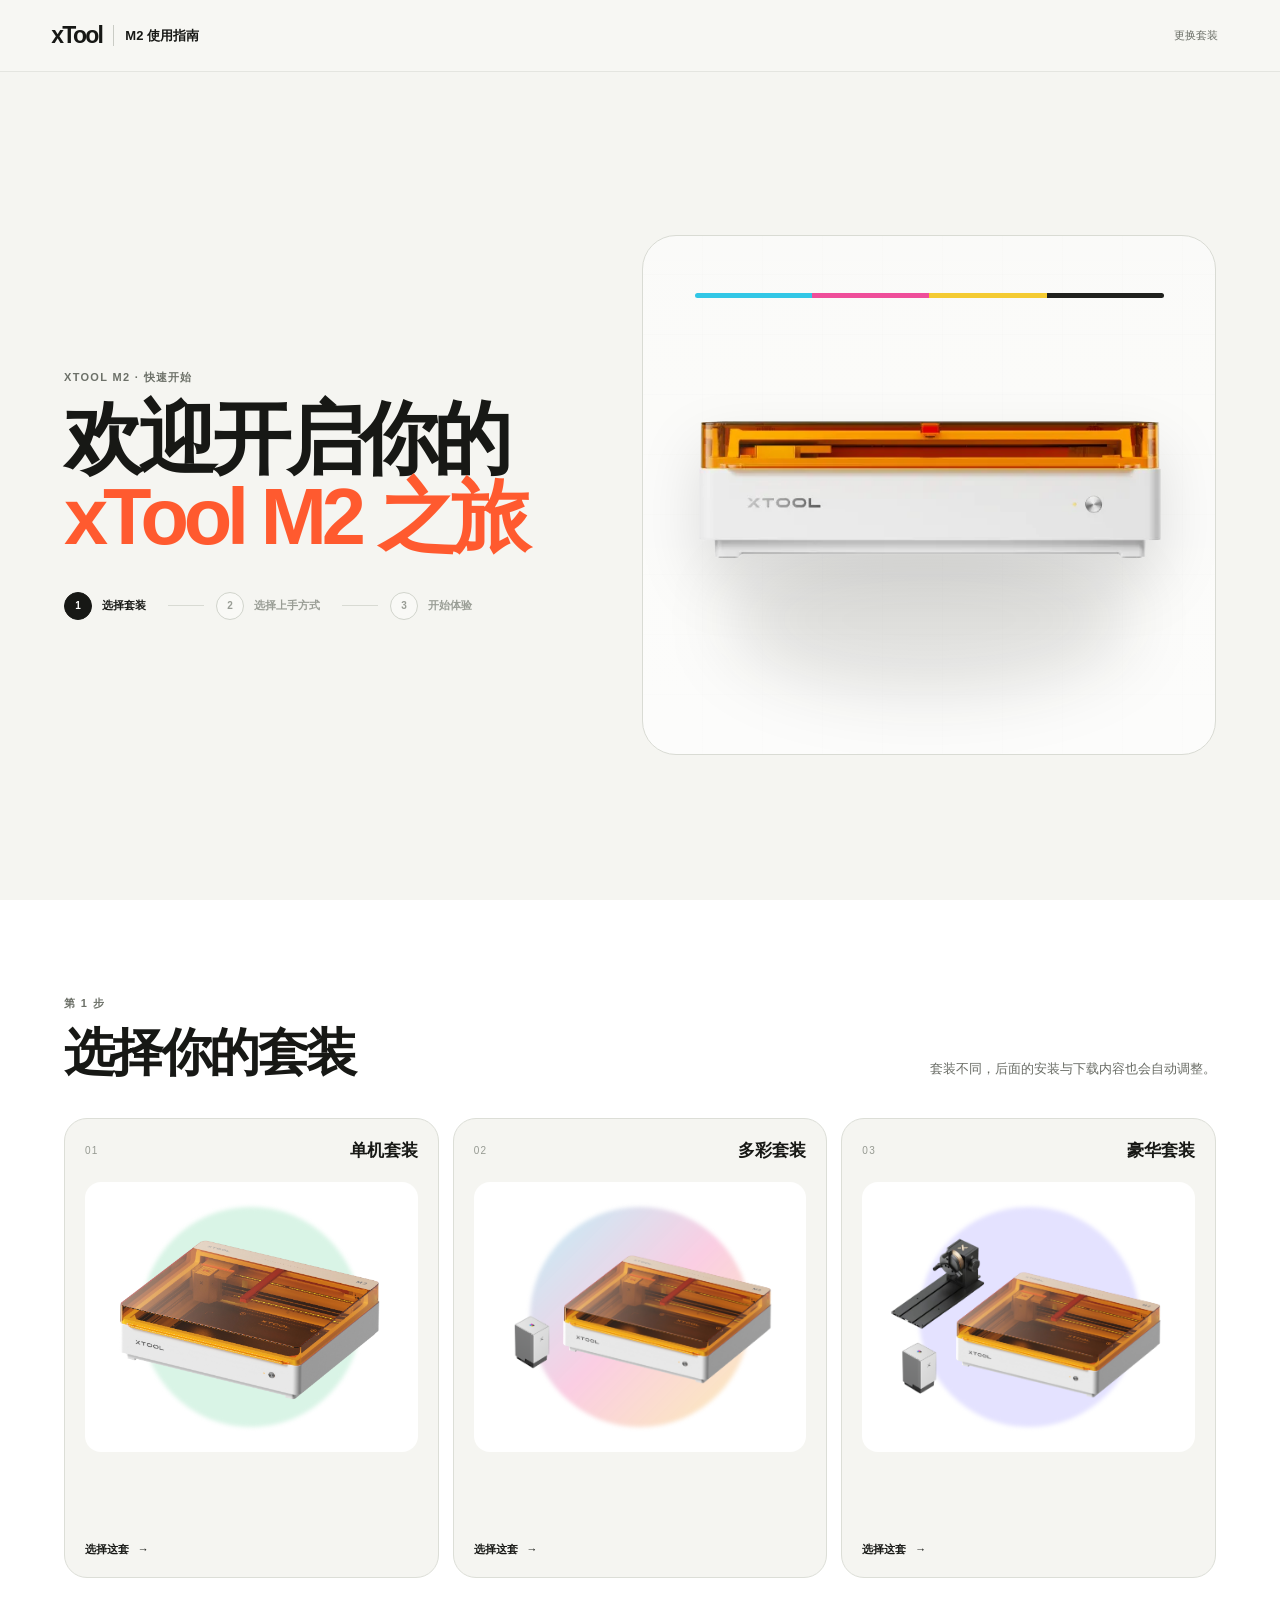
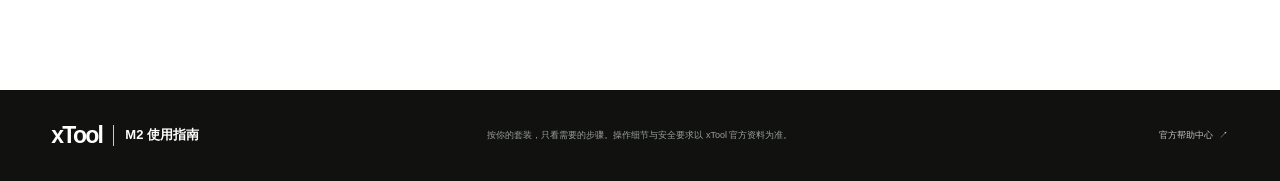
<file: index.html>
<!doctype html>
<html lang="zh-CN">
  <head>
    <meta charset="utf-8">
    <meta name="viewport" content="width=device-width, initial-scale=1, viewport-fit=cover">
    <meta name="theme-color" content="#fbfaf7">
    <meta name="description" content="xTool M2 中文交互式快速使用指南">
    <title>xTool M2 交互式使用指南</title>
    <link rel="stylesheet" href="assets/styles.css">
  </head>
  <body data-page="home" data-kit="">
    <a class="skip-link" href="#main">跳到主要内容</a>
    <div id="site-root"><p class="loading">正在打开指南…</p></div>
    <noscript>
      <style>body{opacity:1}.loading{display:none}.noscript-note{max-width:680px;margin:12vh auto;padding:32px;font:16px/1.7 system-ui,sans-serif}</style>
      <p class="noscript-note">请在浏览器中启用 JavaScript 后再打开本指南。</p>
    </noscript>
    <script src="assets/app.js" defer></script>
  </body>
</html>
</file>
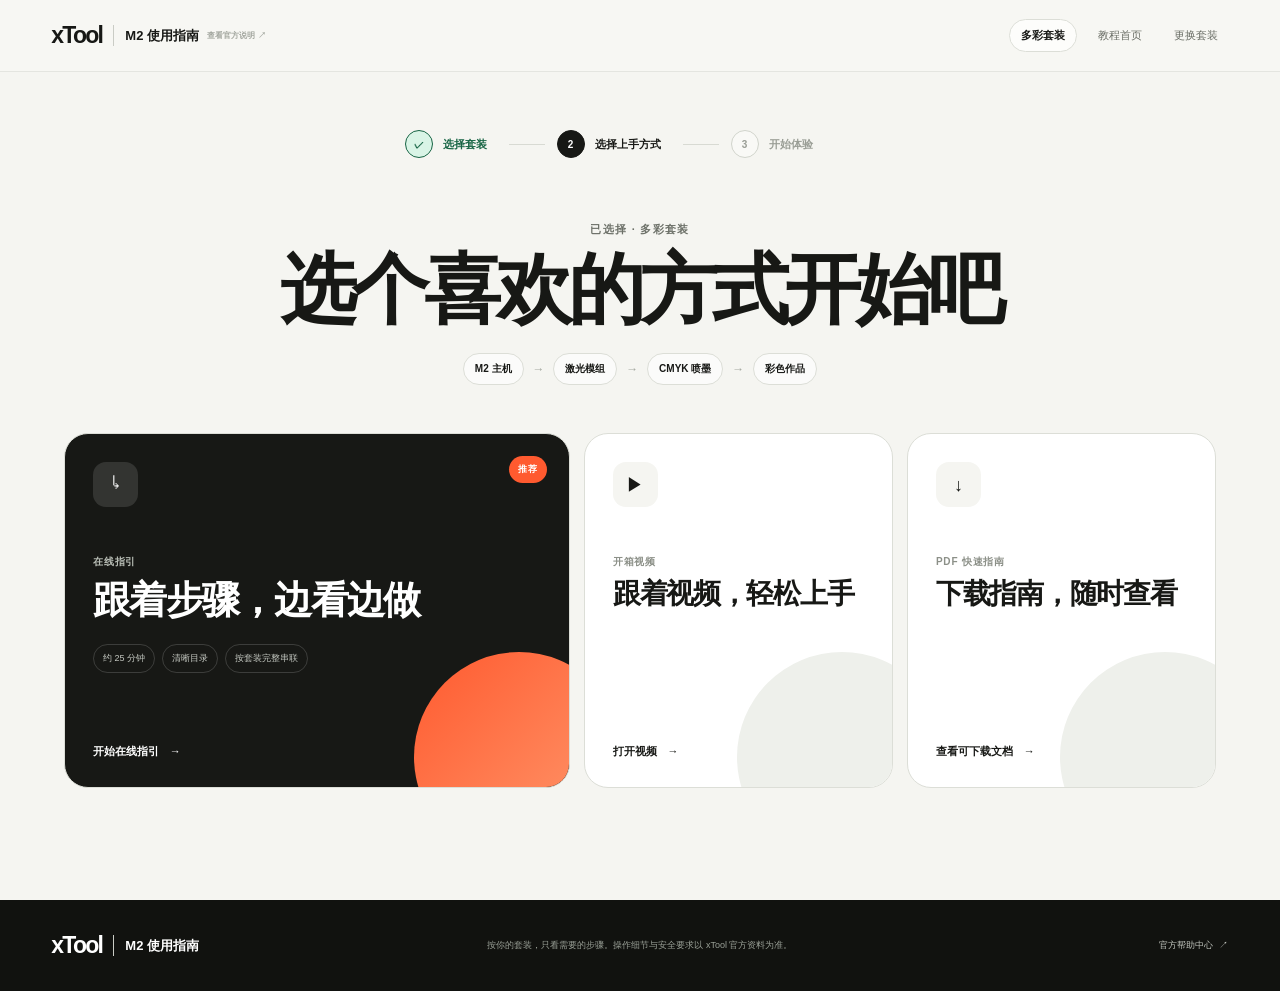
<file: color.html>
<!doctype html>
<html lang="zh-CN">
  <head>
    <meta charset="utf-8">
    <meta name="viewport" content="width=device-width, initial-scale=1, viewport-fit=cover">
    <meta name="theme-color" content="#fbfaf7">
    <meta name="description" content="xTool M2 中文交互式快速使用指南">
    <title>xTool M2 交互式使用指南</title>
    <link rel="stylesheet" href="assets/styles.css">
  </head>
  <body data-page="choose" data-kit="color">
    <a class="skip-link" href="#main">跳到主要内容</a>
    <div id="site-root"><p class="loading">正在打开指南…</p></div>
    <noscript>
      <style>body{opacity:1}.loading{display:none}.noscript-note{max-width:680px;margin:12vh auto;padding:32px;font:16px/1.7 system-ui,sans-serif}</style>
      <p class="noscript-note">请在浏览器中启用 JavaScript 后再打开本指南。</p>
    </noscript>
    <script src="assets/app.js" defer></script>
  </body>
</html>
</file>
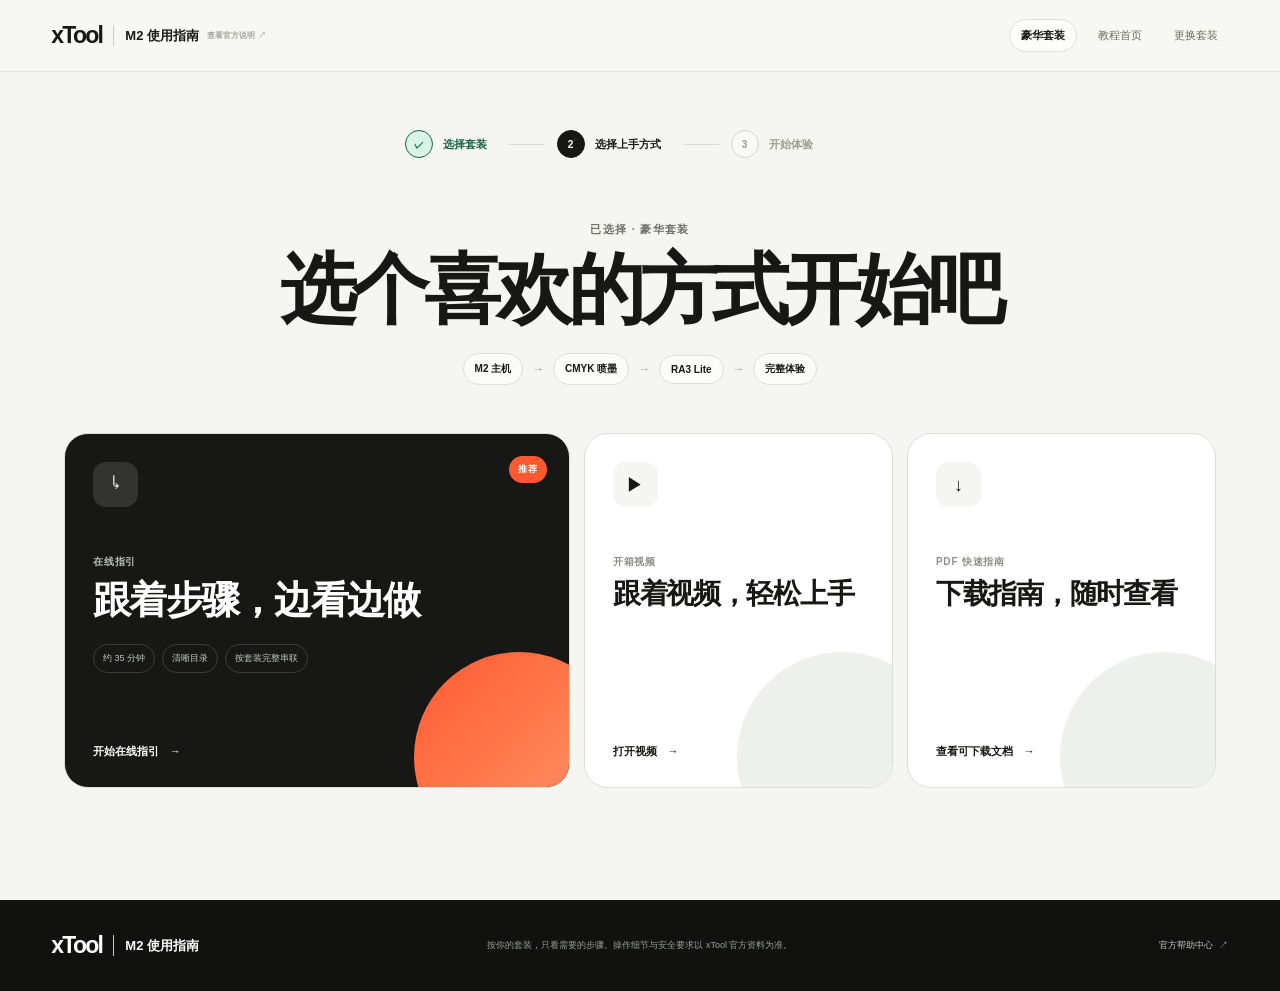
<file: deluxe.html>
<!doctype html>
<html lang="zh-CN">
  <head>
    <meta charset="utf-8">
    <meta name="viewport" content="width=device-width, initial-scale=1, viewport-fit=cover">
    <meta name="theme-color" content="#fbfaf7">
    <meta name="description" content="xTool M2 中文交互式快速使用指南">
    <title>xTool M2 交互式使用指南</title>
    <link rel="stylesheet" href="assets/styles.css">
  </head>
  <body data-page="choose" data-kit="deluxe">
    <a class="skip-link" href="#main">跳到主要内容</a>
    <div id="site-root"><p class="loading">正在打开指南…</p></div>
    <noscript>
      <style>body{opacity:1}.loading{display:none}.noscript-note{max-width:680px;margin:12vh auto;padding:32px;font:16px/1.7 system-ui,sans-serif}</style>
      <p class="noscript-note">请在浏览器中启用 JavaScript 后再打开本指南。</p>
    </noscript>
    <script src="assets/app.js" defer></script>
  </body>
</html>
</file>
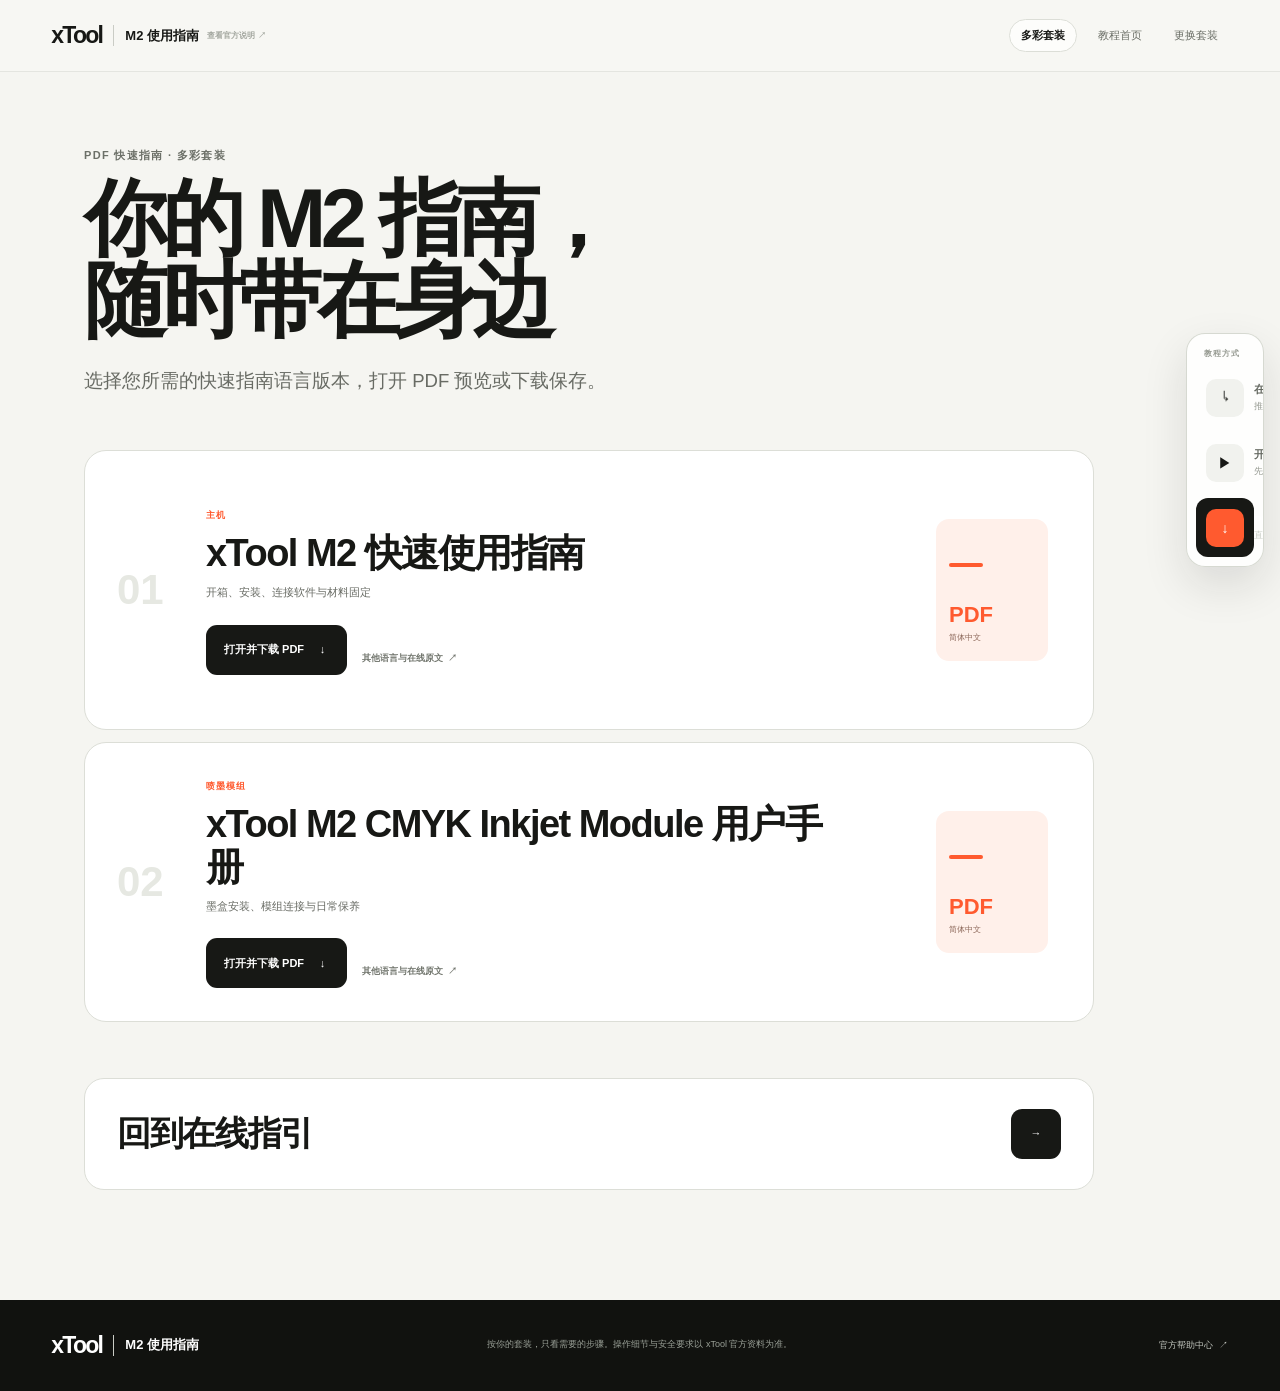
<file: downloads-color.html>
<!doctype html>
<html lang="zh-CN">
  <head>
    <meta charset="utf-8">
    <meta name="viewport" content="width=device-width, initial-scale=1, viewport-fit=cover">
    <meta name="theme-color" content="#fbfaf7">
    <meta name="description" content="xTool M2 中文交互式快速使用指南">
    <title>xTool M2 交互式使用指南</title>
    <link rel="stylesheet" href="assets/styles.css">
  </head>
  <body data-page="downloads" data-kit="color">
    <a class="skip-link" href="#main">跳到主要内容</a>
    <div id="site-root"><p class="loading">正在打开指南…</p></div>
    <noscript>
      <style>body{opacity:1}.loading{display:none}.noscript-note{max-width:680px;margin:12vh auto;padding:32px;font:16px/1.7 system-ui,sans-serif}</style>
      <p class="noscript-note">请在浏览器中启用 JavaScript 后再打开本指南。</p>
    </noscript>
    <script src="assets/app.js" defer></script>
  </body>
</html>
</file>
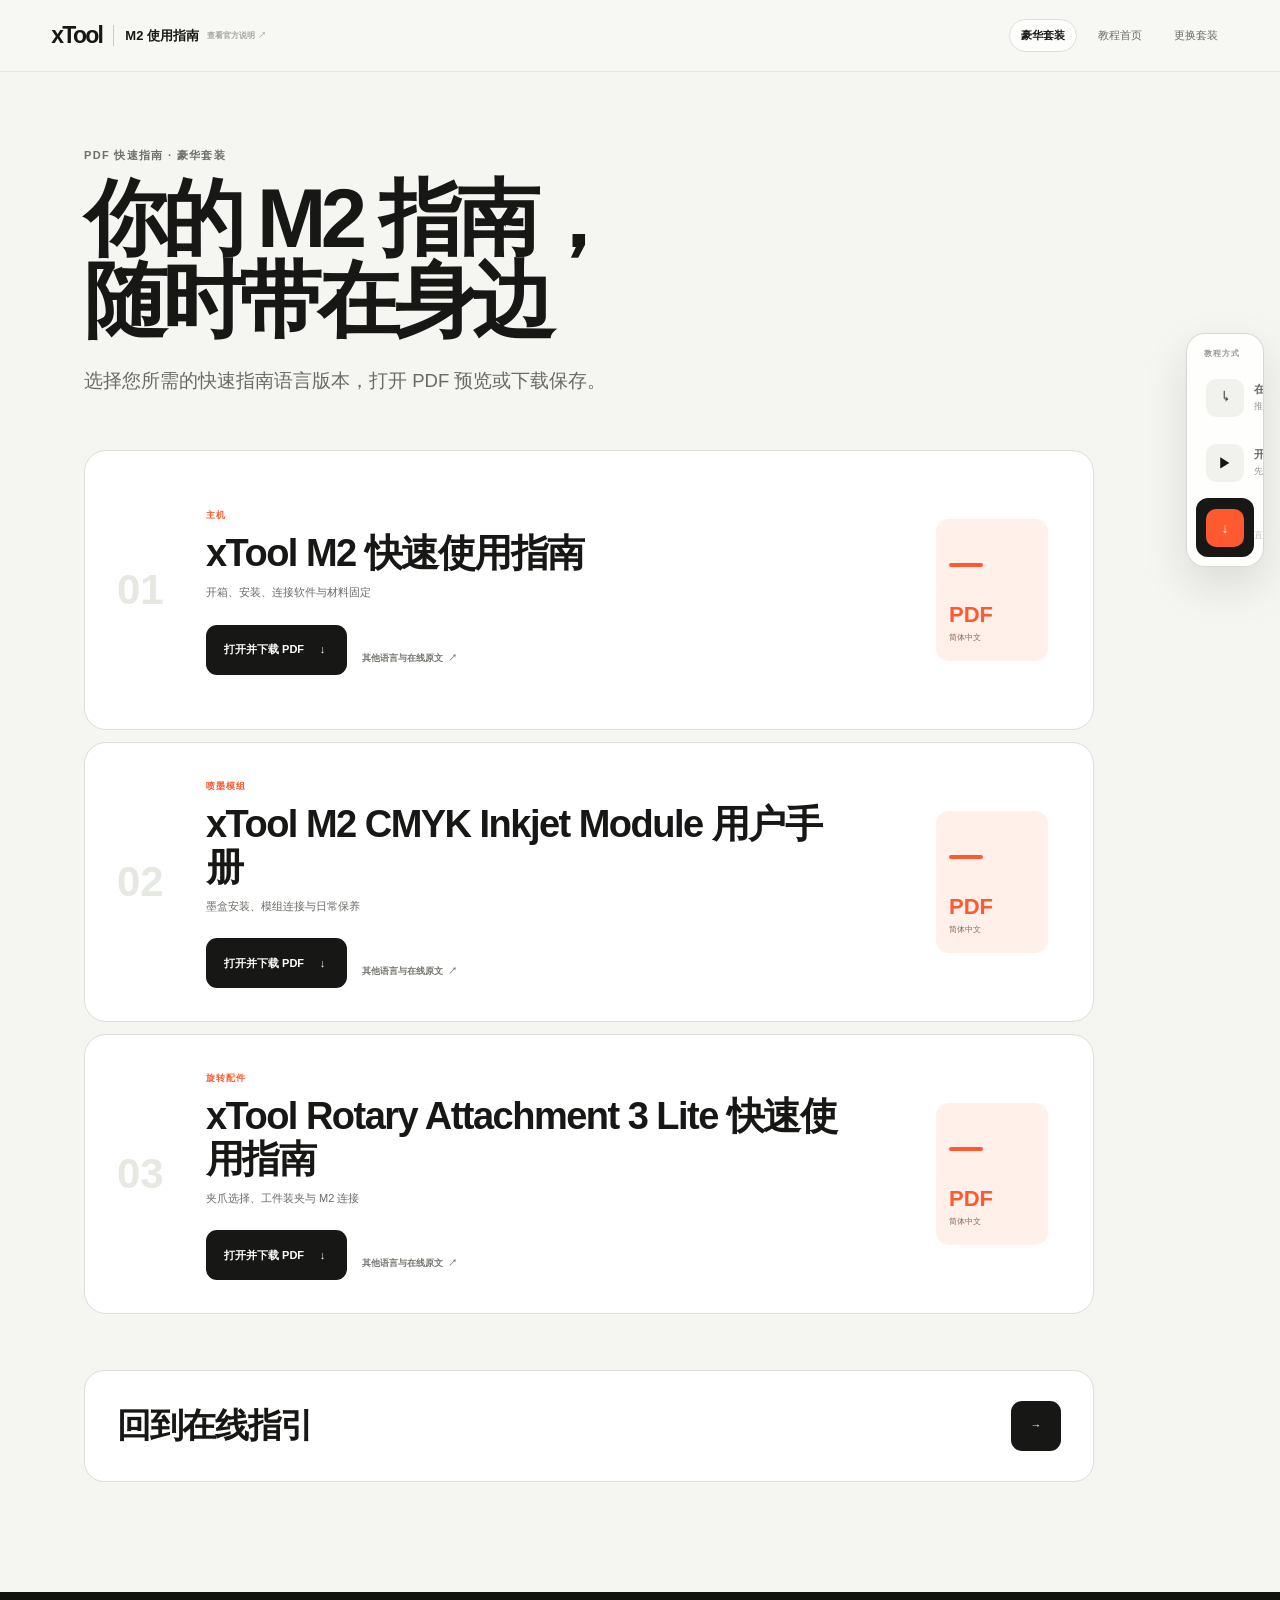
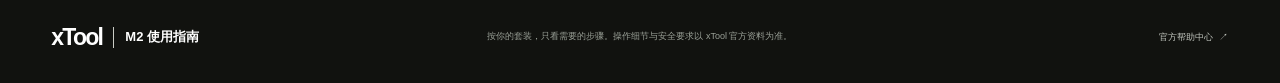
<file: downloads-deluxe.html>
<!doctype html>
<html lang="zh-CN">
  <head>
    <meta charset="utf-8">
    <meta name="viewport" content="width=device-width, initial-scale=1, viewport-fit=cover">
    <meta name="theme-color" content="#fbfaf7">
    <meta name="description" content="xTool M2 中文交互式快速使用指南">
    <title>xTool M2 交互式使用指南</title>
    <link rel="stylesheet" href="assets/styles.css">
  </head>
  <body data-page="downloads" data-kit="deluxe">
    <a class="skip-link" href="#main">跳到主要内容</a>
    <div id="site-root"><p class="loading">正在打开指南…</p></div>
    <noscript>
      <style>body{opacity:1}.loading{display:none}.noscript-note{max-width:680px;margin:12vh auto;padding:32px;font:16px/1.7 system-ui,sans-serif}</style>
      <p class="noscript-note">请在浏览器中启用 JavaScript 后再打开本指南。</p>
    </noscript>
    <script src="assets/app.js" defer></script>
  </body>
</html>
</file>
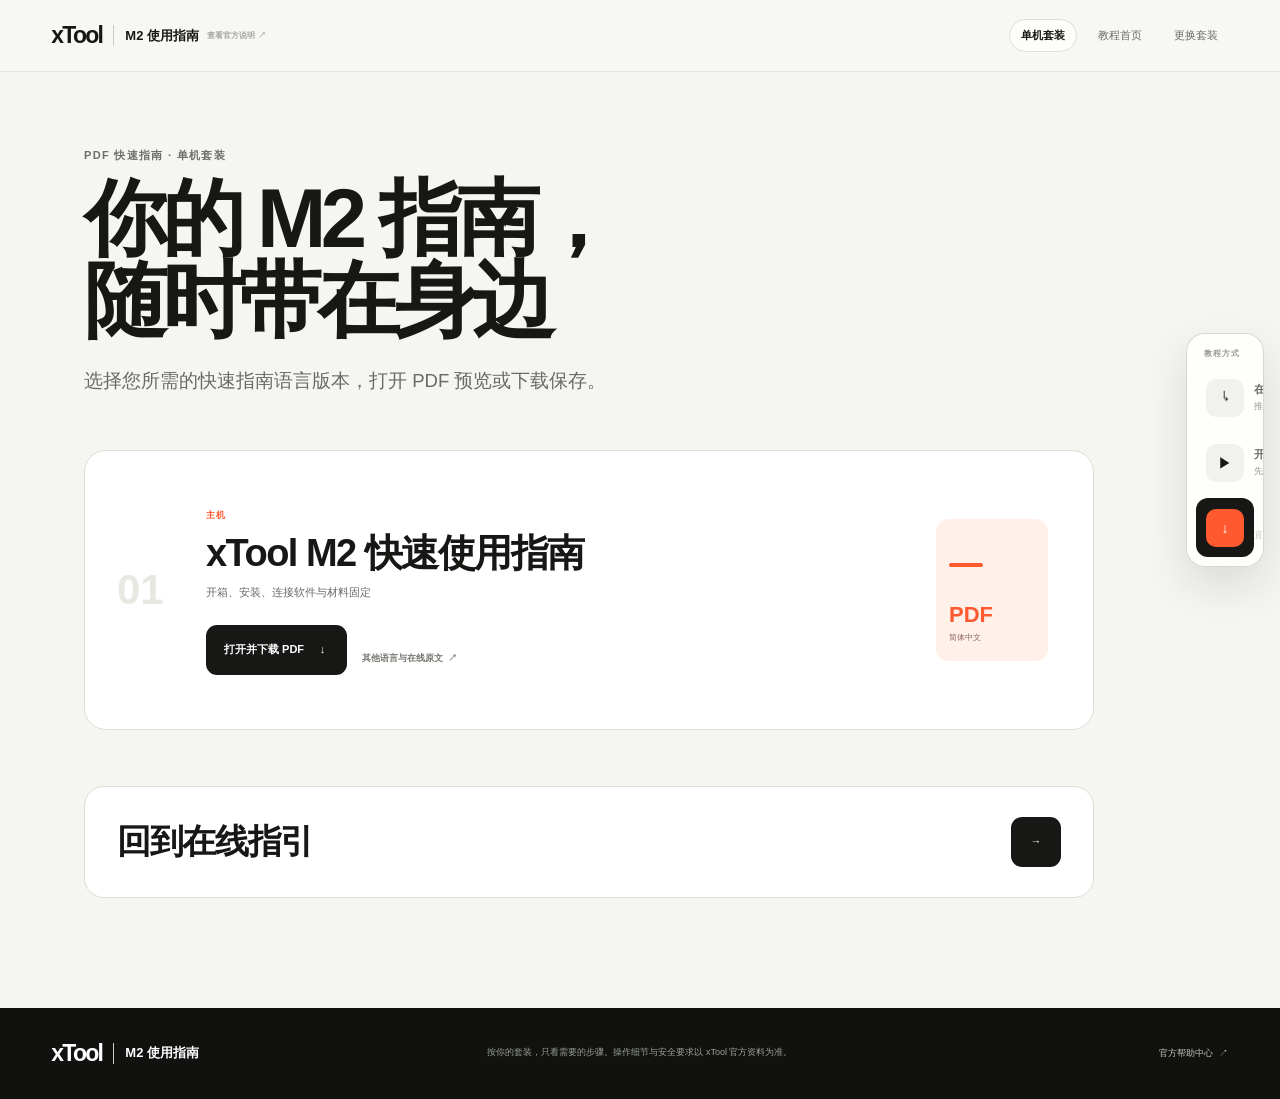
<file: downloads-single.html>
<!doctype html>
<html lang="zh-CN">
  <head>
    <meta charset="utf-8">
    <meta name="viewport" content="width=device-width, initial-scale=1, viewport-fit=cover">
    <meta name="theme-color" content="#fbfaf7">
    <meta name="description" content="xTool M2 中文交互式快速使用指南">
    <title>xTool M2 交互式使用指南</title>
    <link rel="stylesheet" href="assets/styles.css">
  </head>
  <body data-page="downloads" data-kit="single">
    <a class="skip-link" href="#main">跳到主要内容</a>
    <div id="site-root"><p class="loading">正在打开指南…</p></div>
    <noscript>
      <style>body{opacity:1}.loading{display:none}.noscript-note{max-width:680px;margin:12vh auto;padding:32px;font:16px/1.7 system-ui,sans-serif}</style>
      <p class="noscript-note">请在浏览器中启用 JavaScript 后再打开本指南。</p>
    </noscript>
    <script src="assets/app.js" defer></script>
  </body>
</html>
</file>
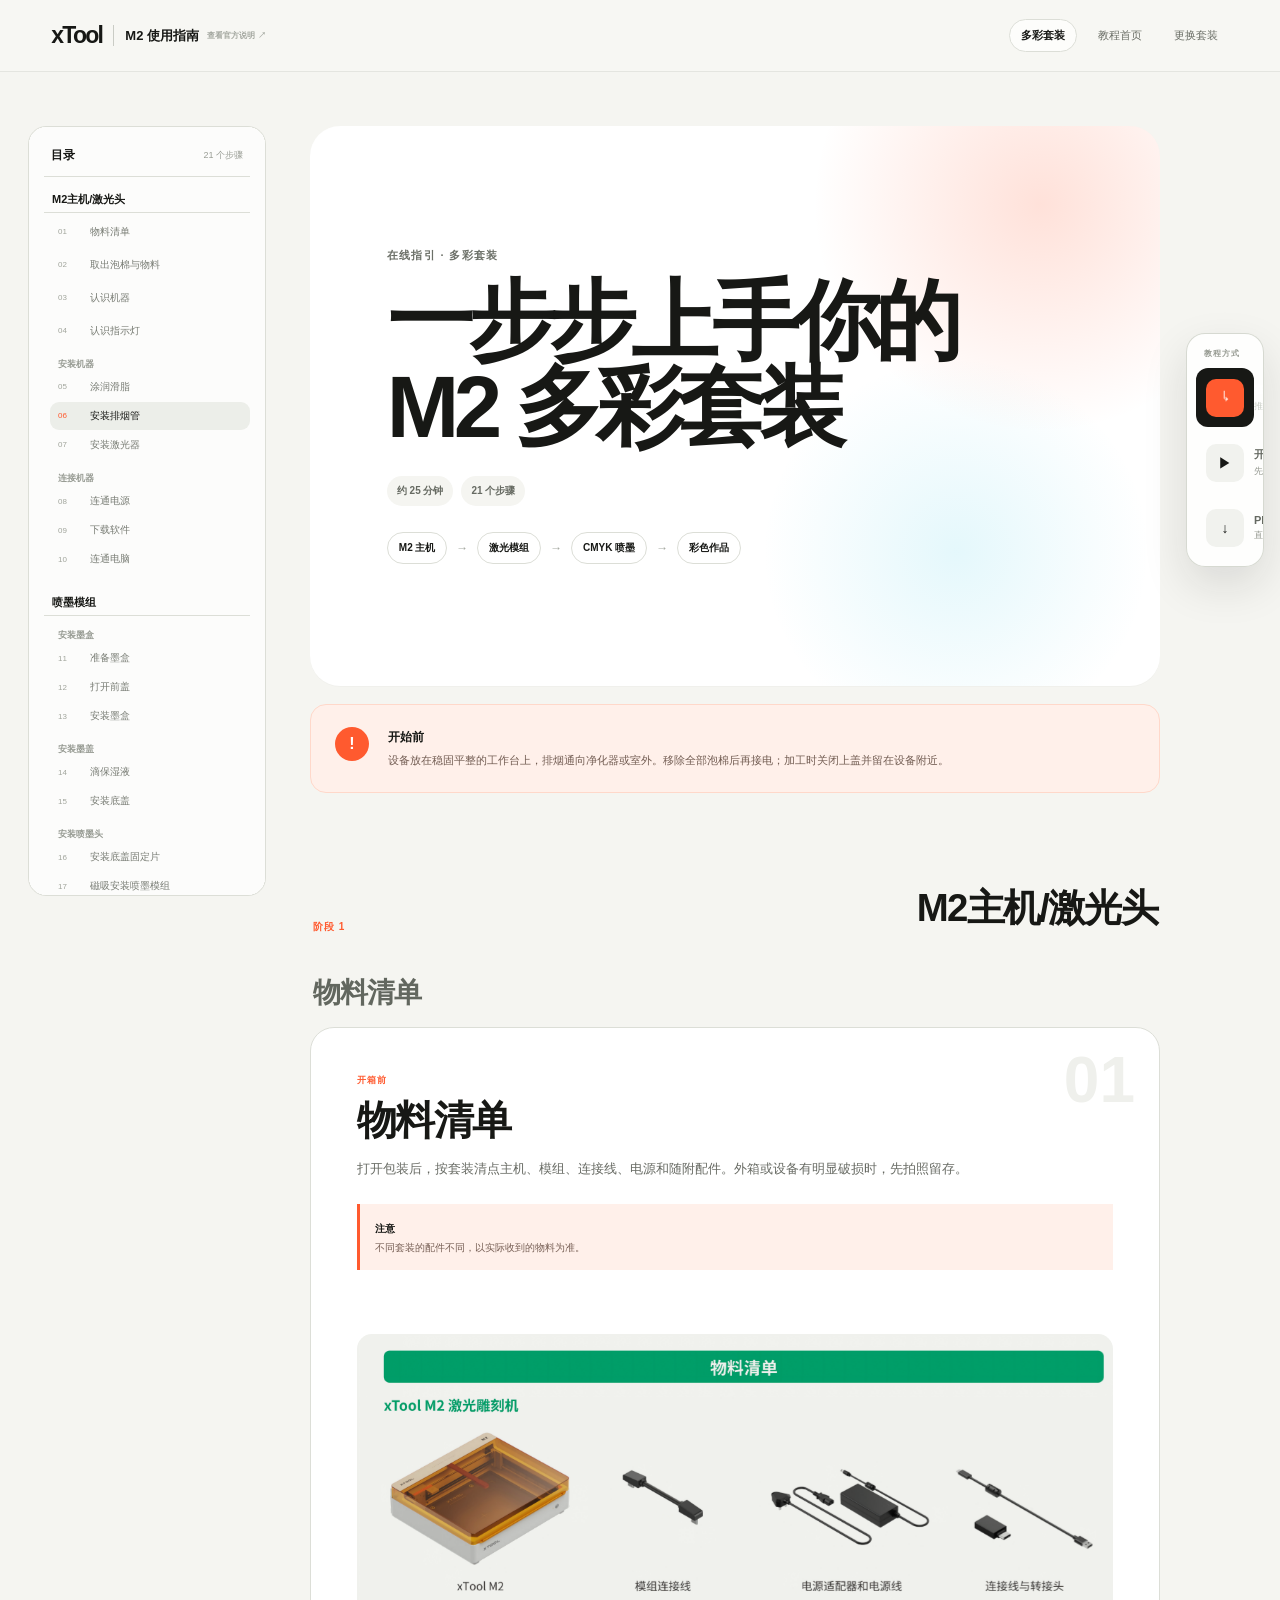
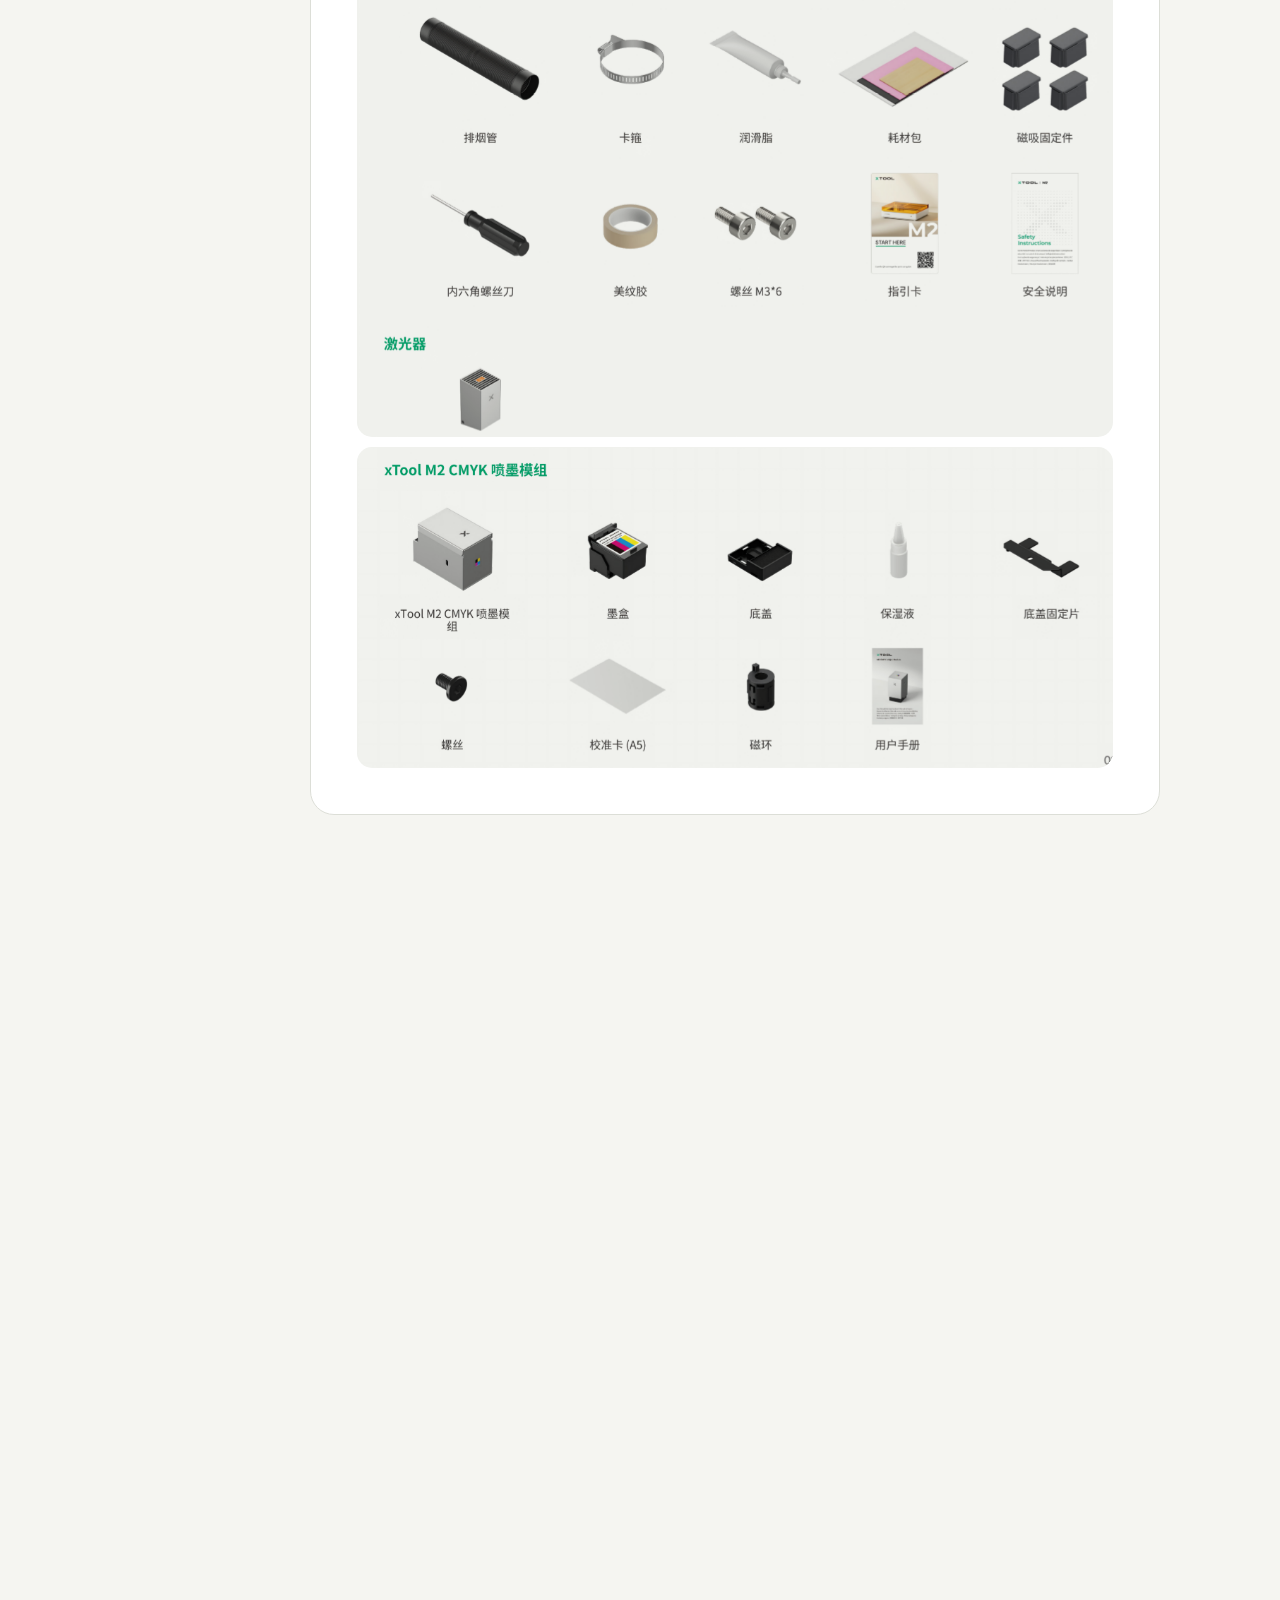
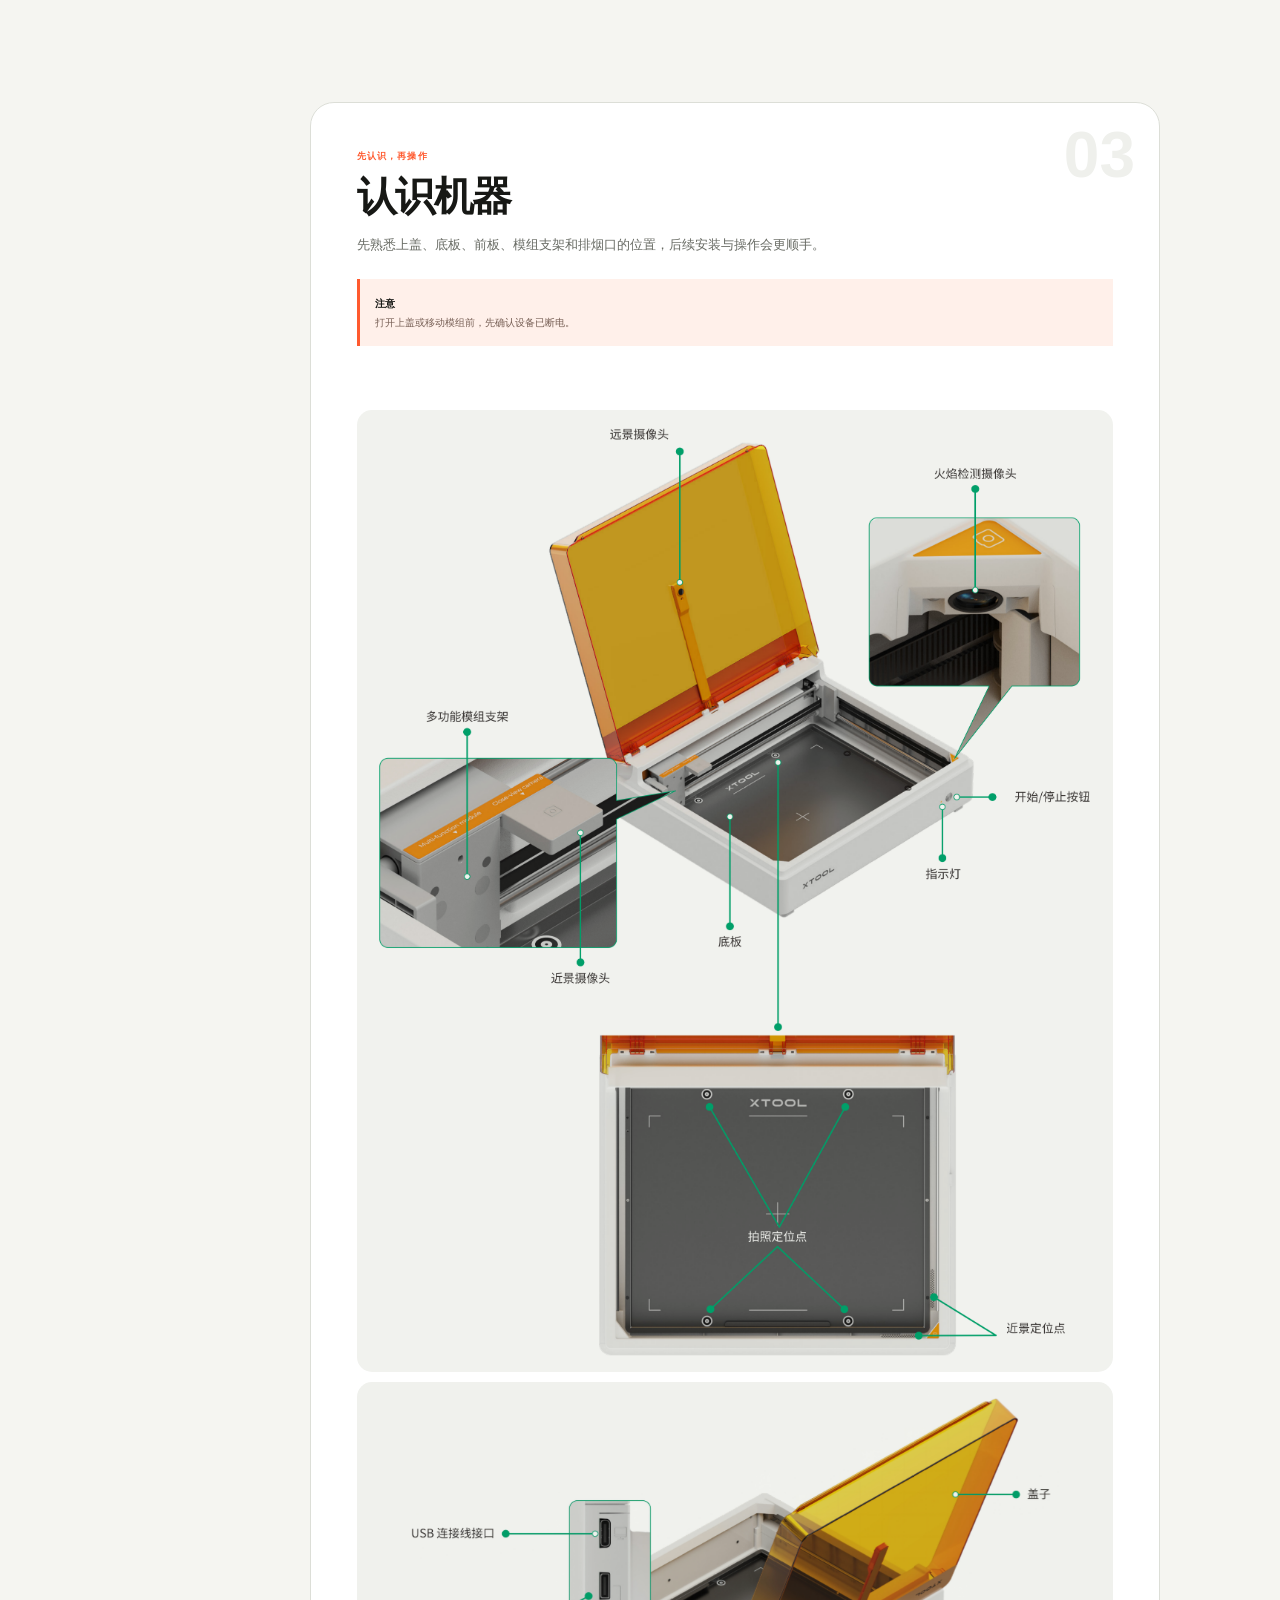
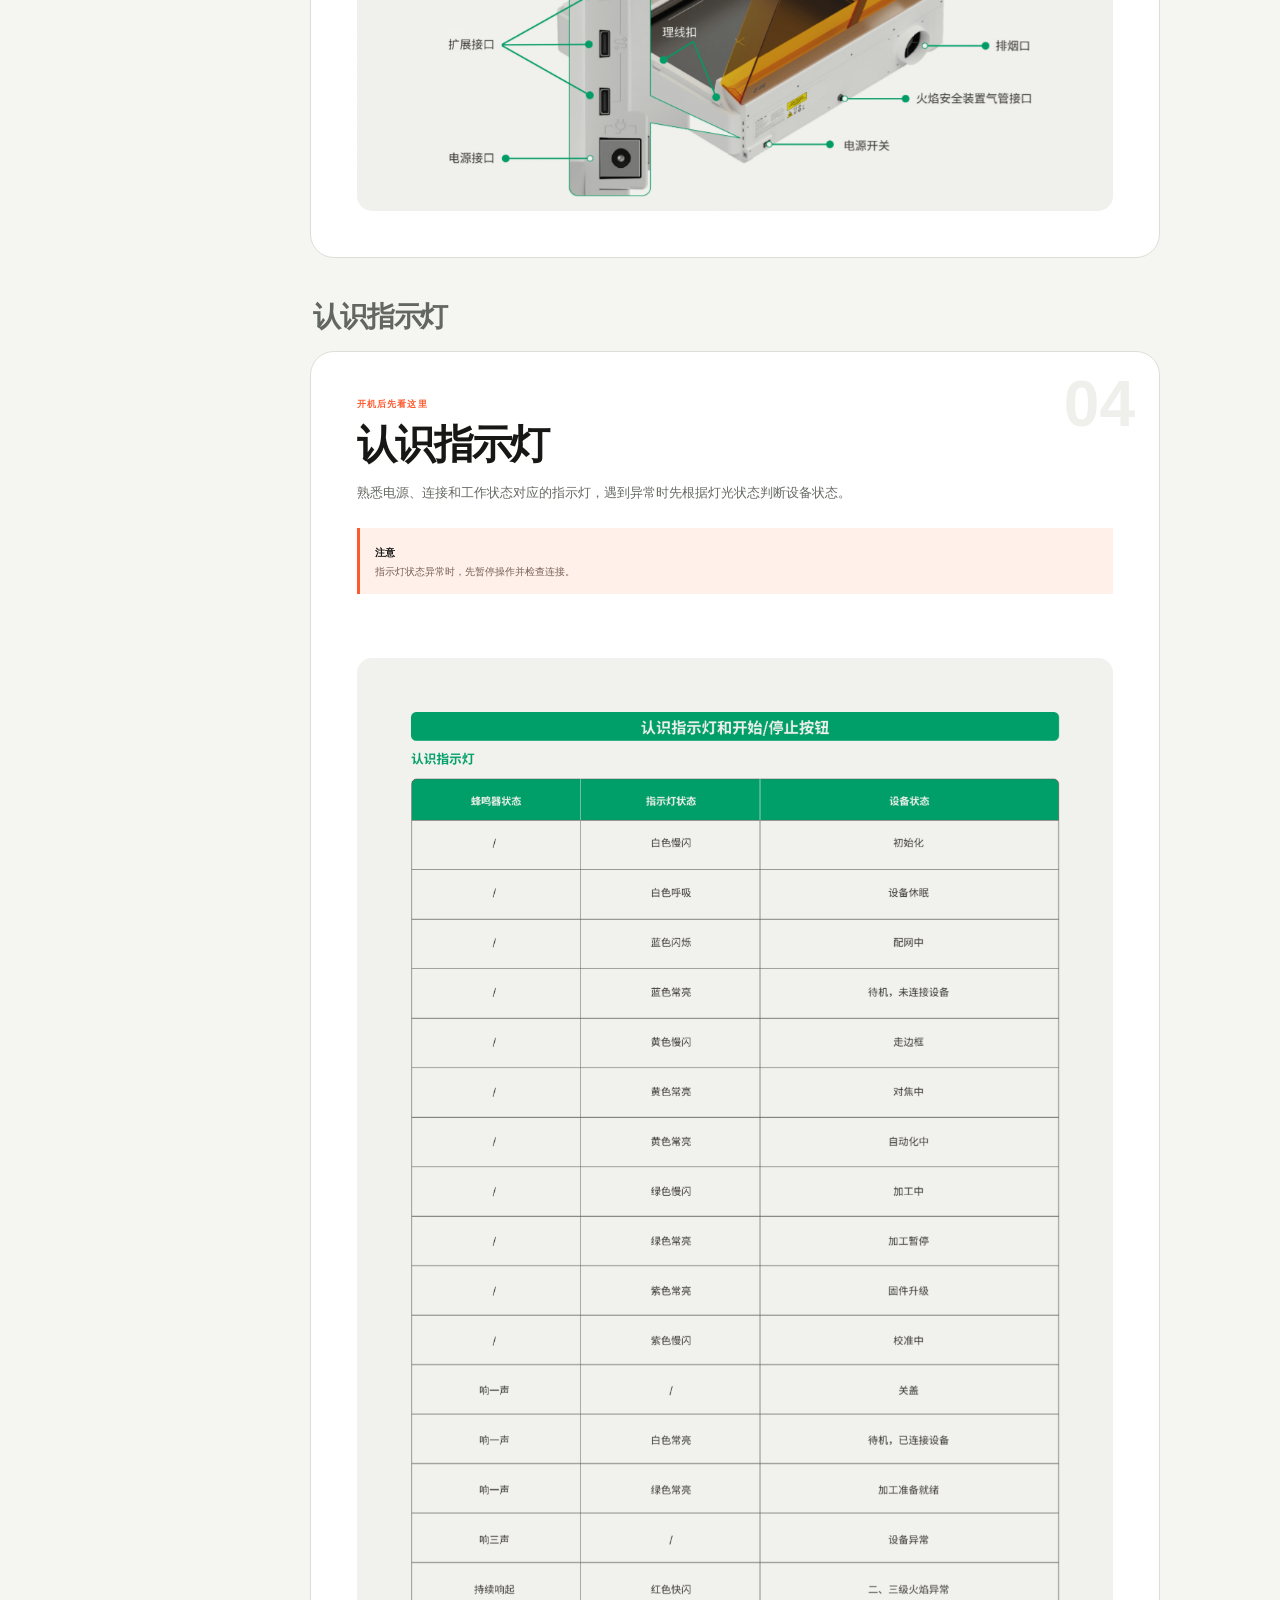
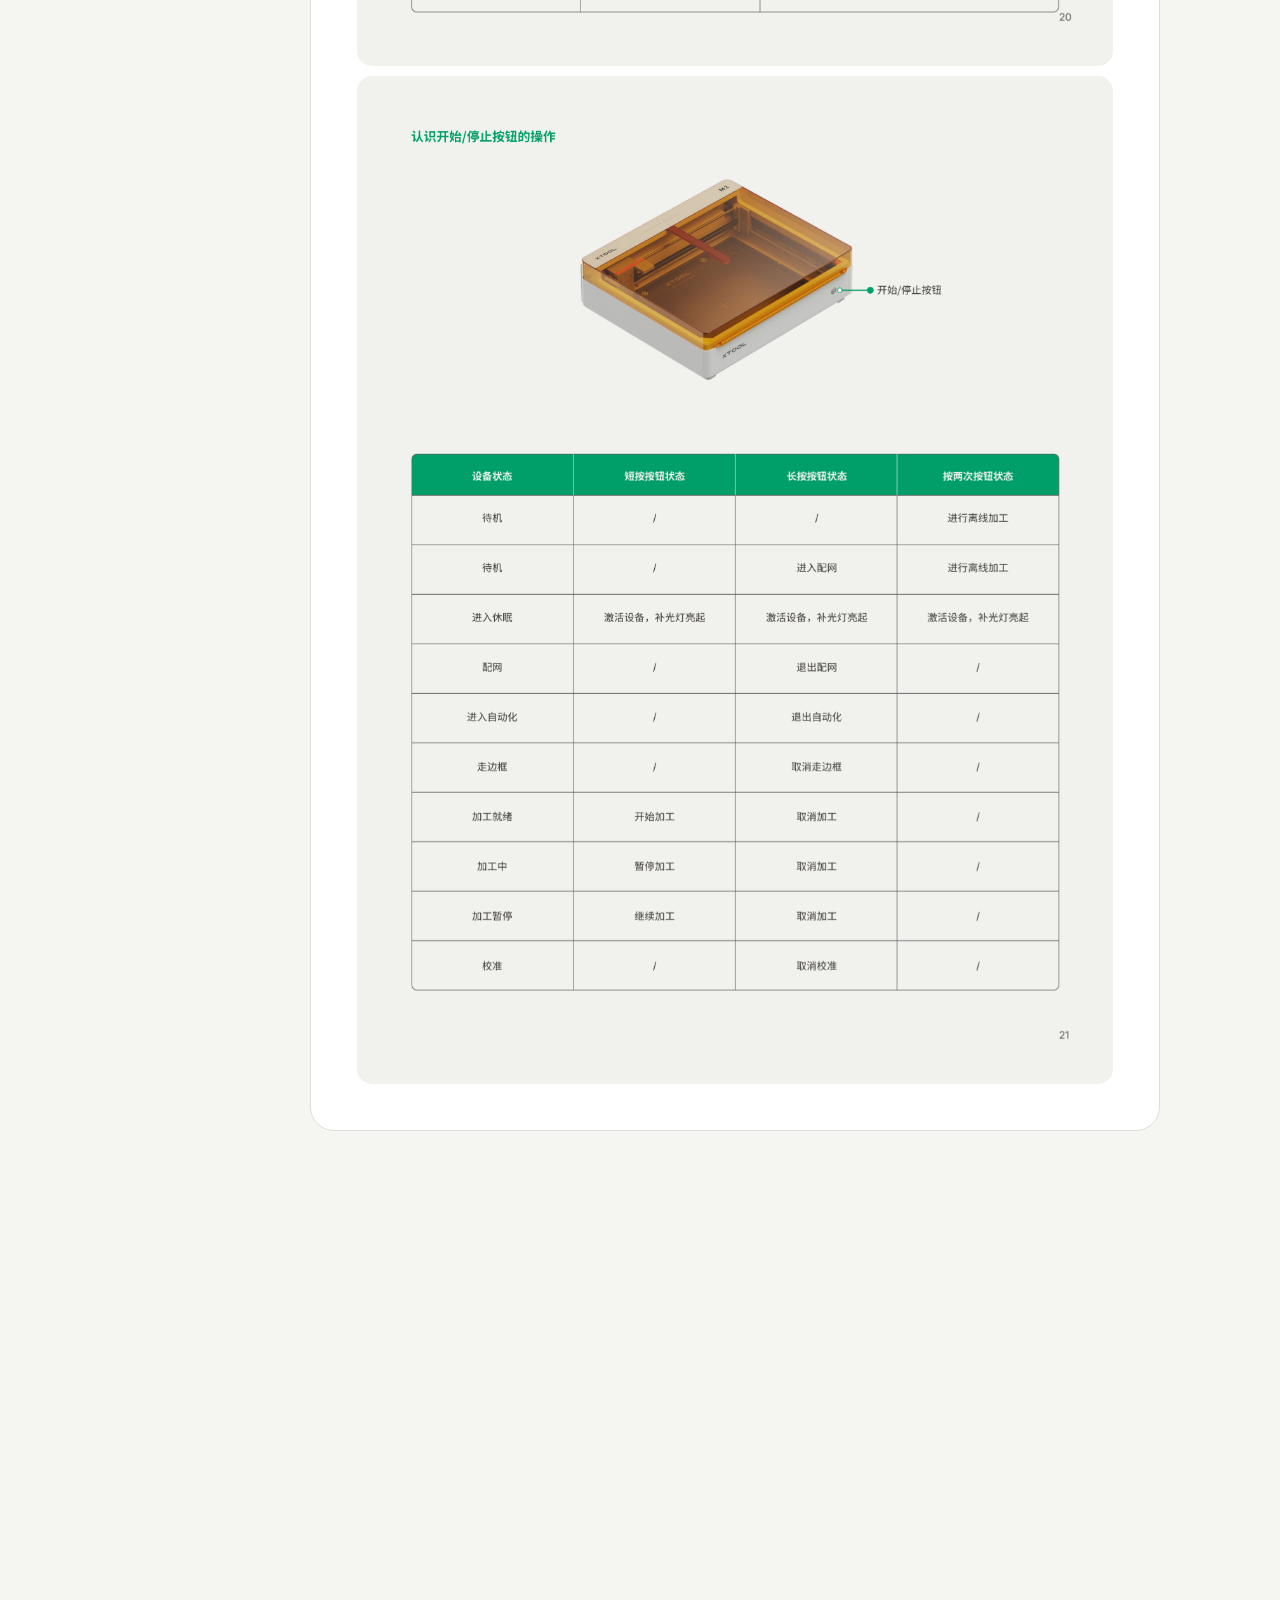
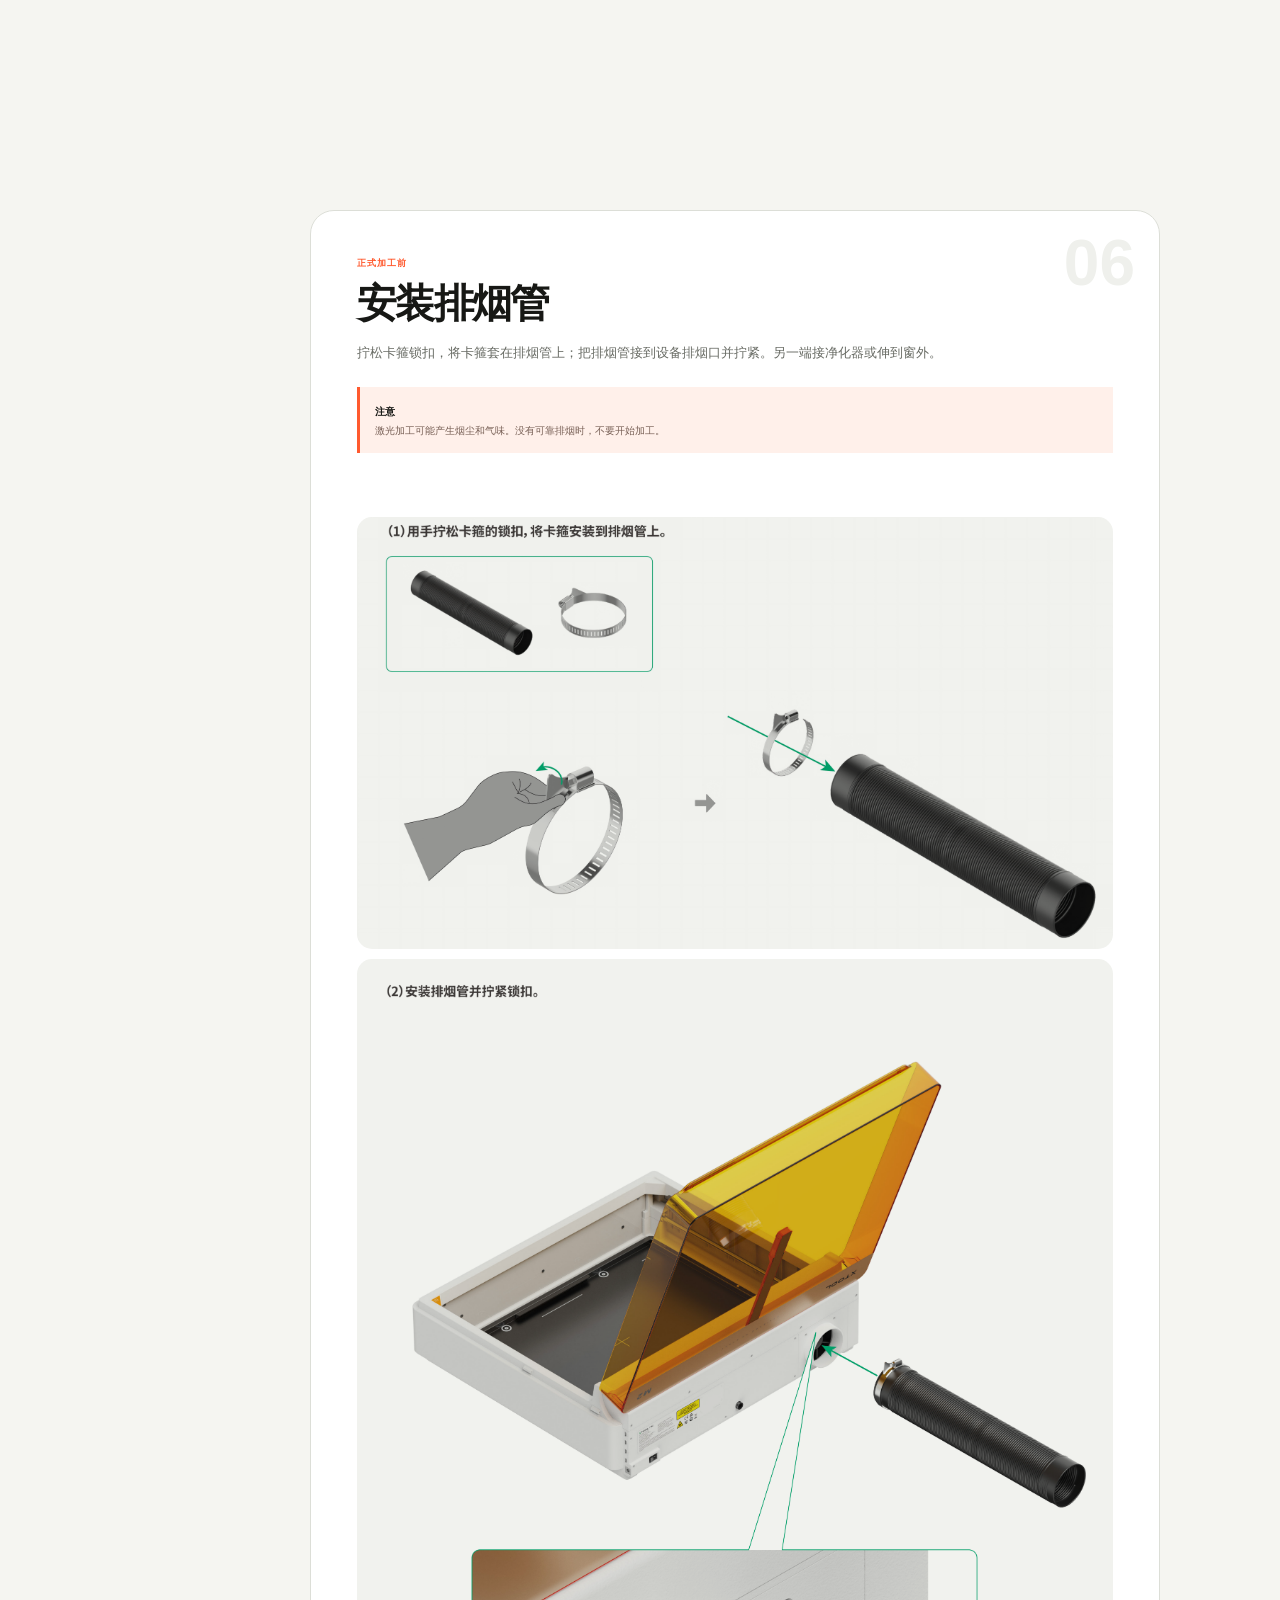
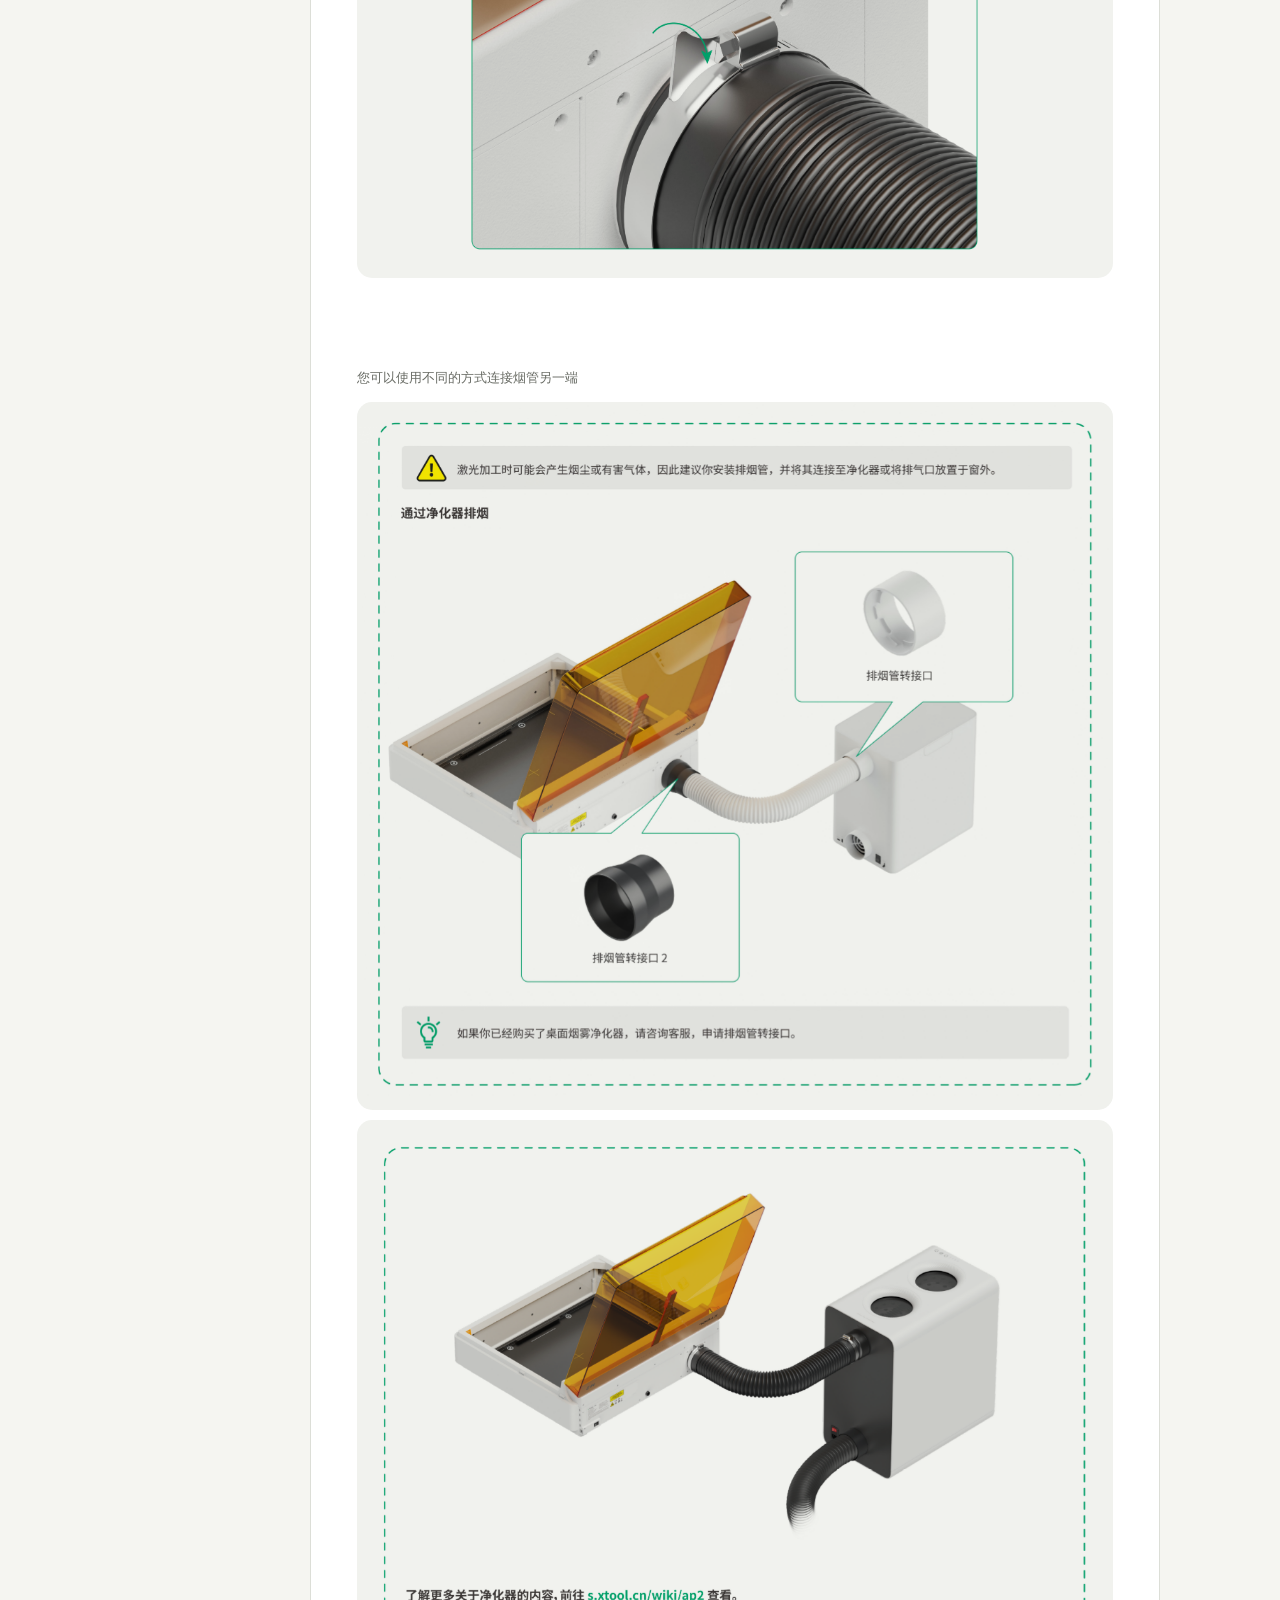
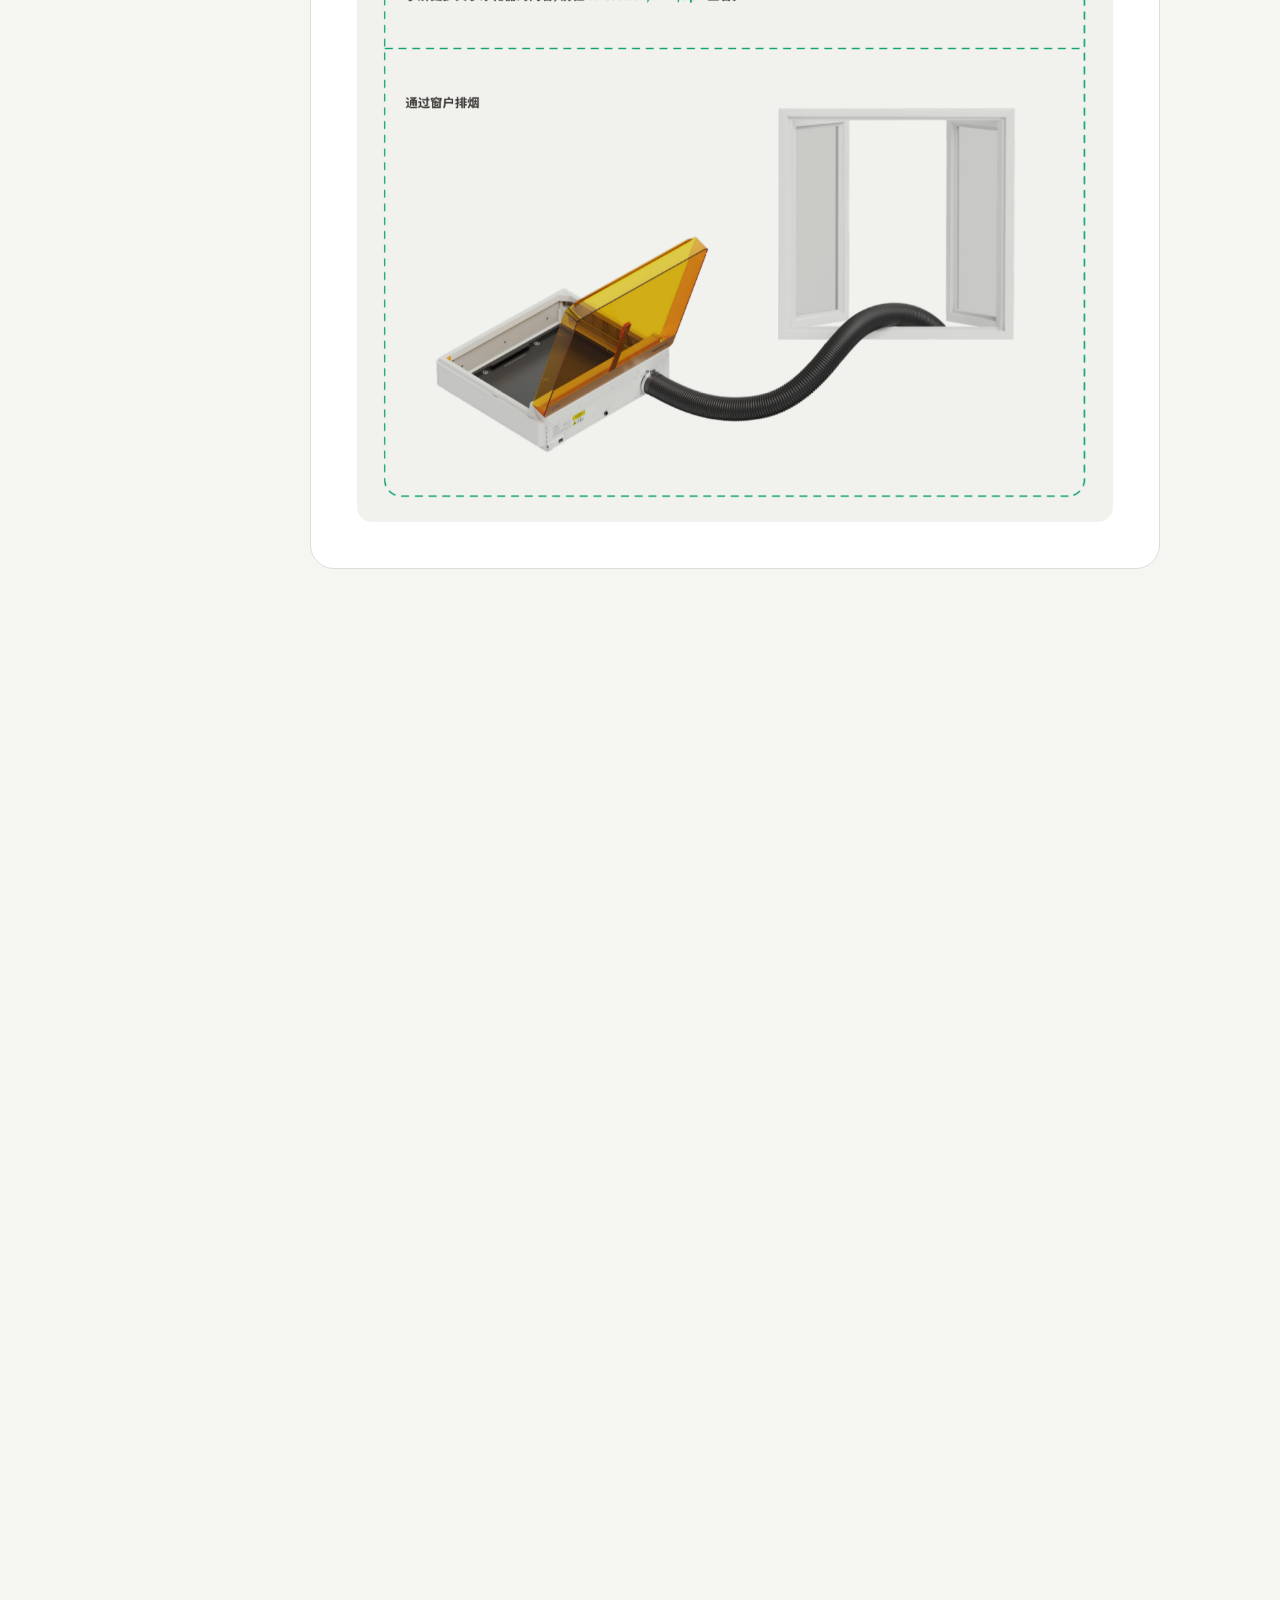
<file: guide-color.html>
<!doctype html>
<html lang="zh-CN">
  <head>
    <meta charset="utf-8">
    <meta name="viewport" content="width=device-width, initial-scale=1, viewport-fit=cover">
    <meta name="theme-color" content="#fbfaf7">
    <meta name="description" content="xTool M2 中文交互式快速使用指南">
    <title>xTool M2 交互式使用指南</title>
    <link rel="stylesheet" href="assets/styles.css">
  </head>
  <body data-page="guide" data-kit="color">
    <a class="skip-link" href="#main">跳到主要内容</a>
    <div id="site-root"><p class="loading">正在打开指南…</p></div>
    <noscript>
      <style>body{opacity:1}.loading{display:none}.noscript-note{max-width:680px;margin:12vh auto;padding:32px;font:16px/1.7 system-ui,sans-serif}</style>
      <p class="noscript-note">请在浏览器中启用 JavaScript 后再打开本指南。</p>
    </noscript>
    <script src="assets/app.js" defer></script>
  </body>
</html>
</file>
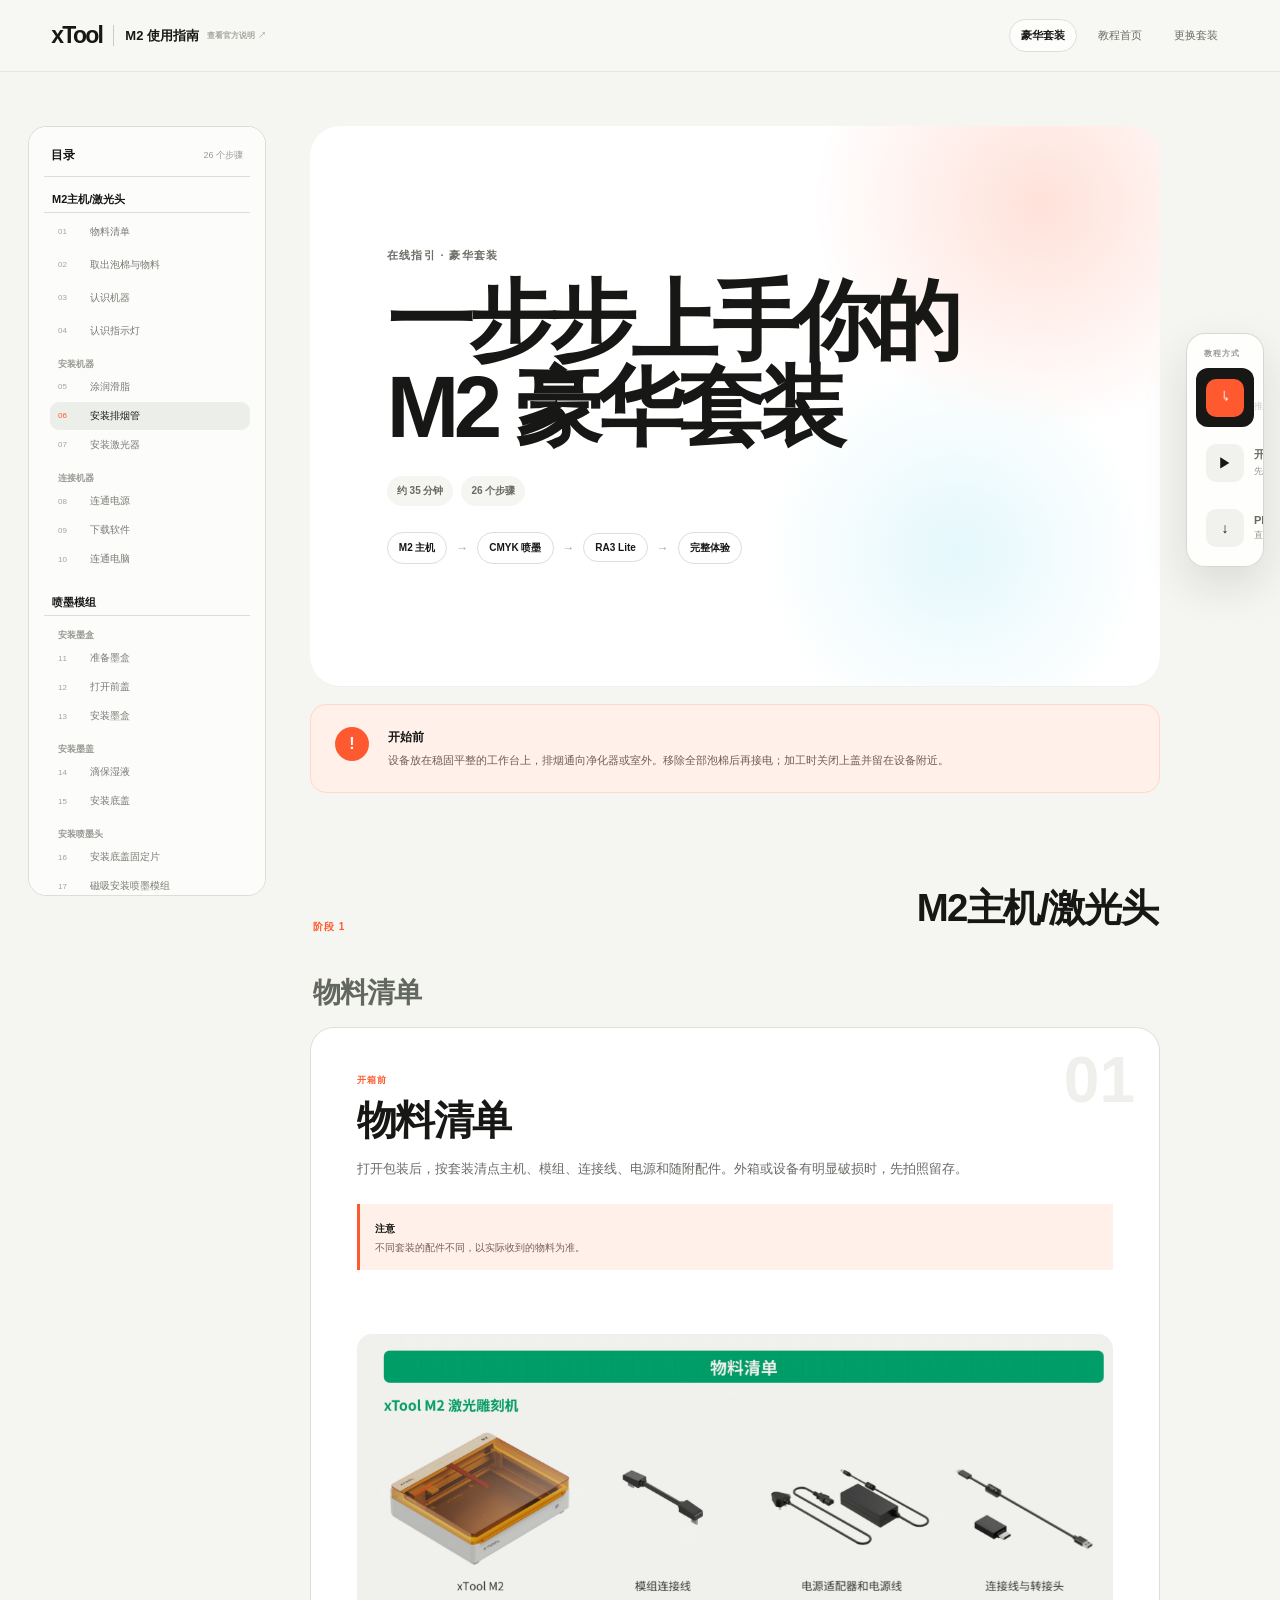
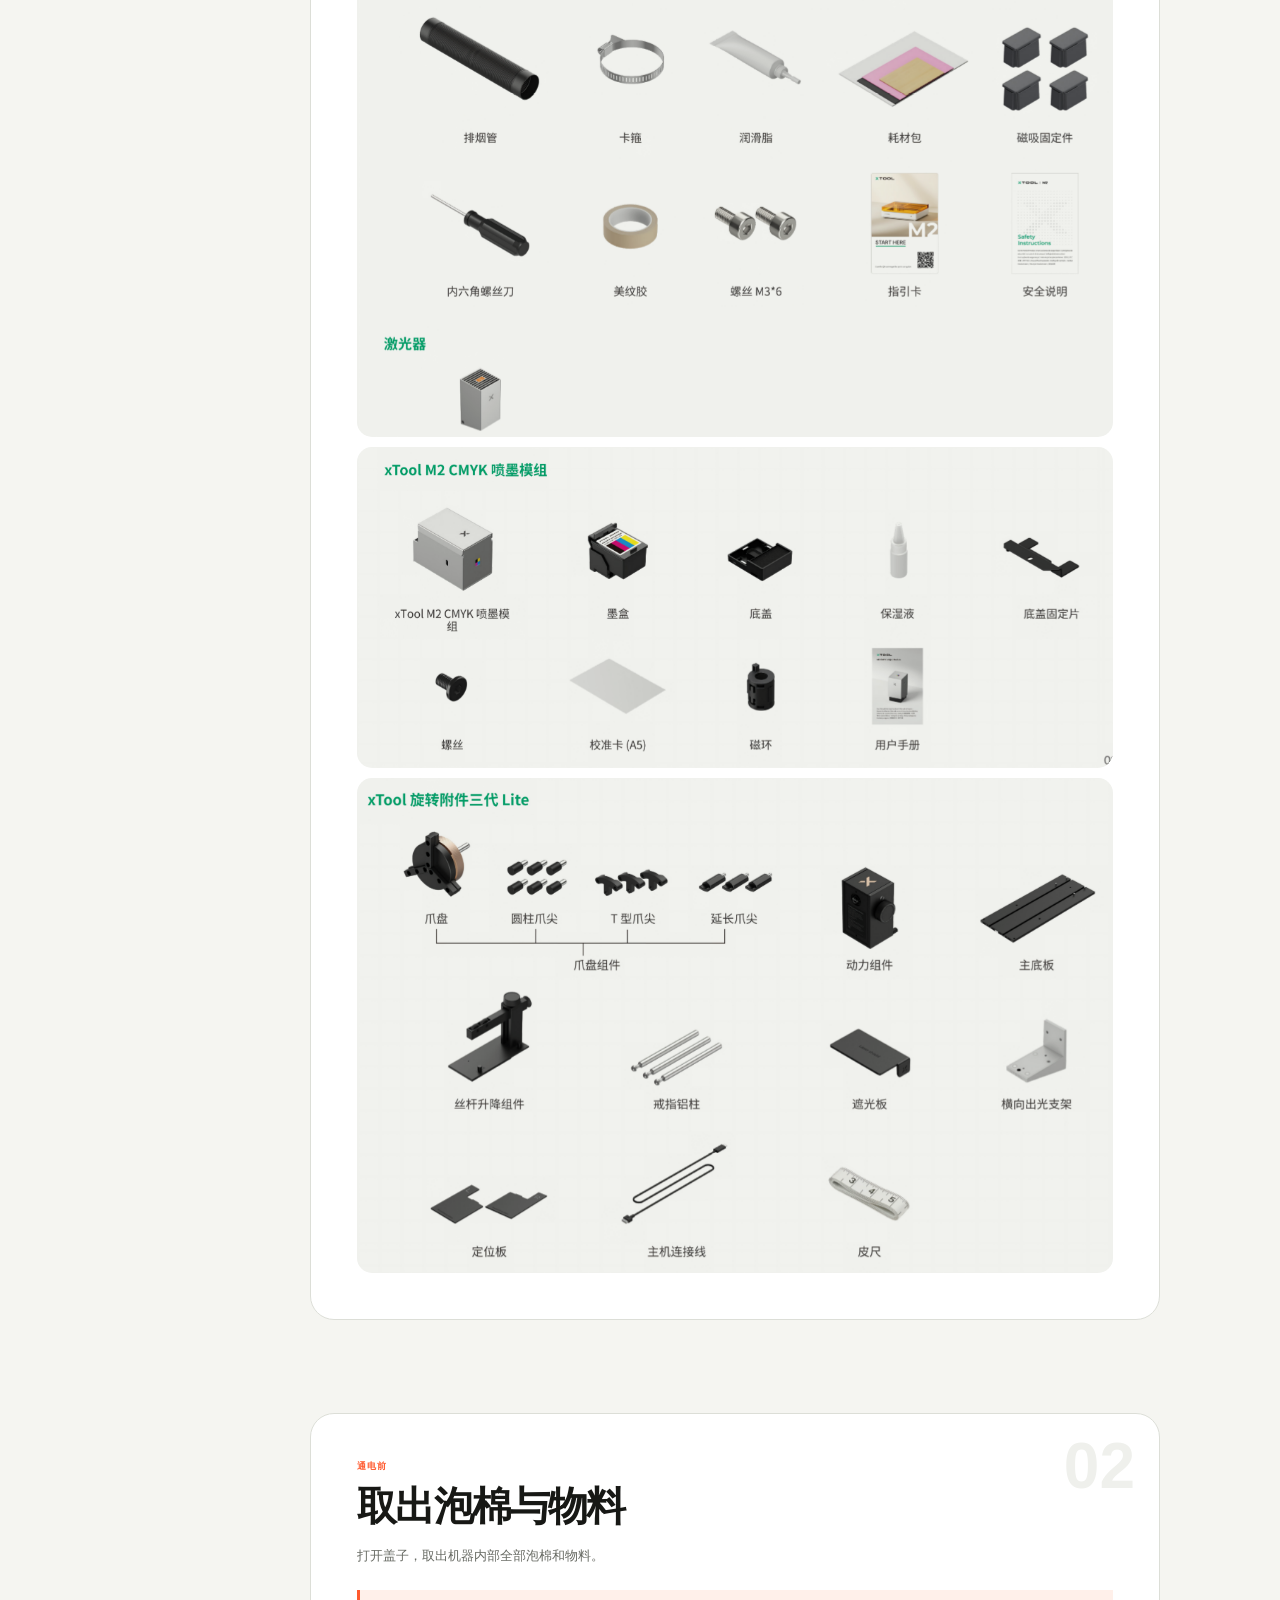
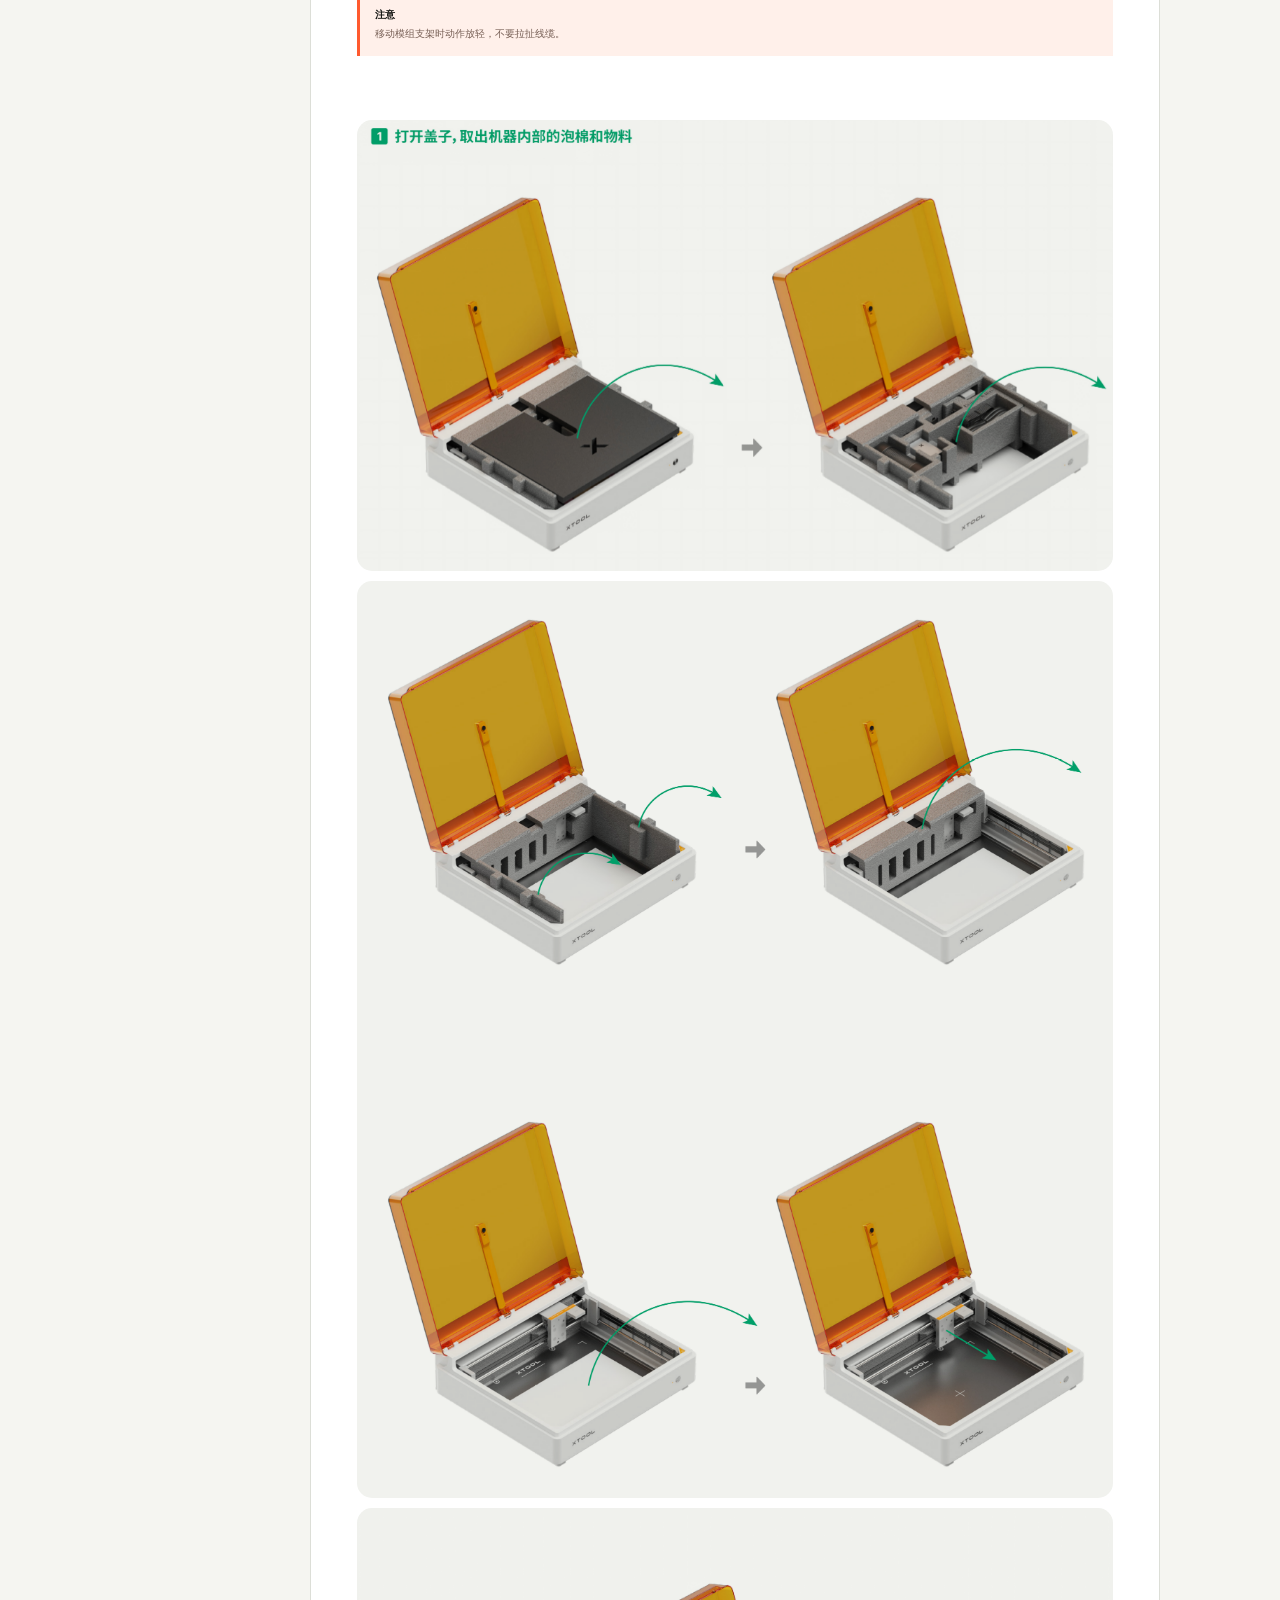
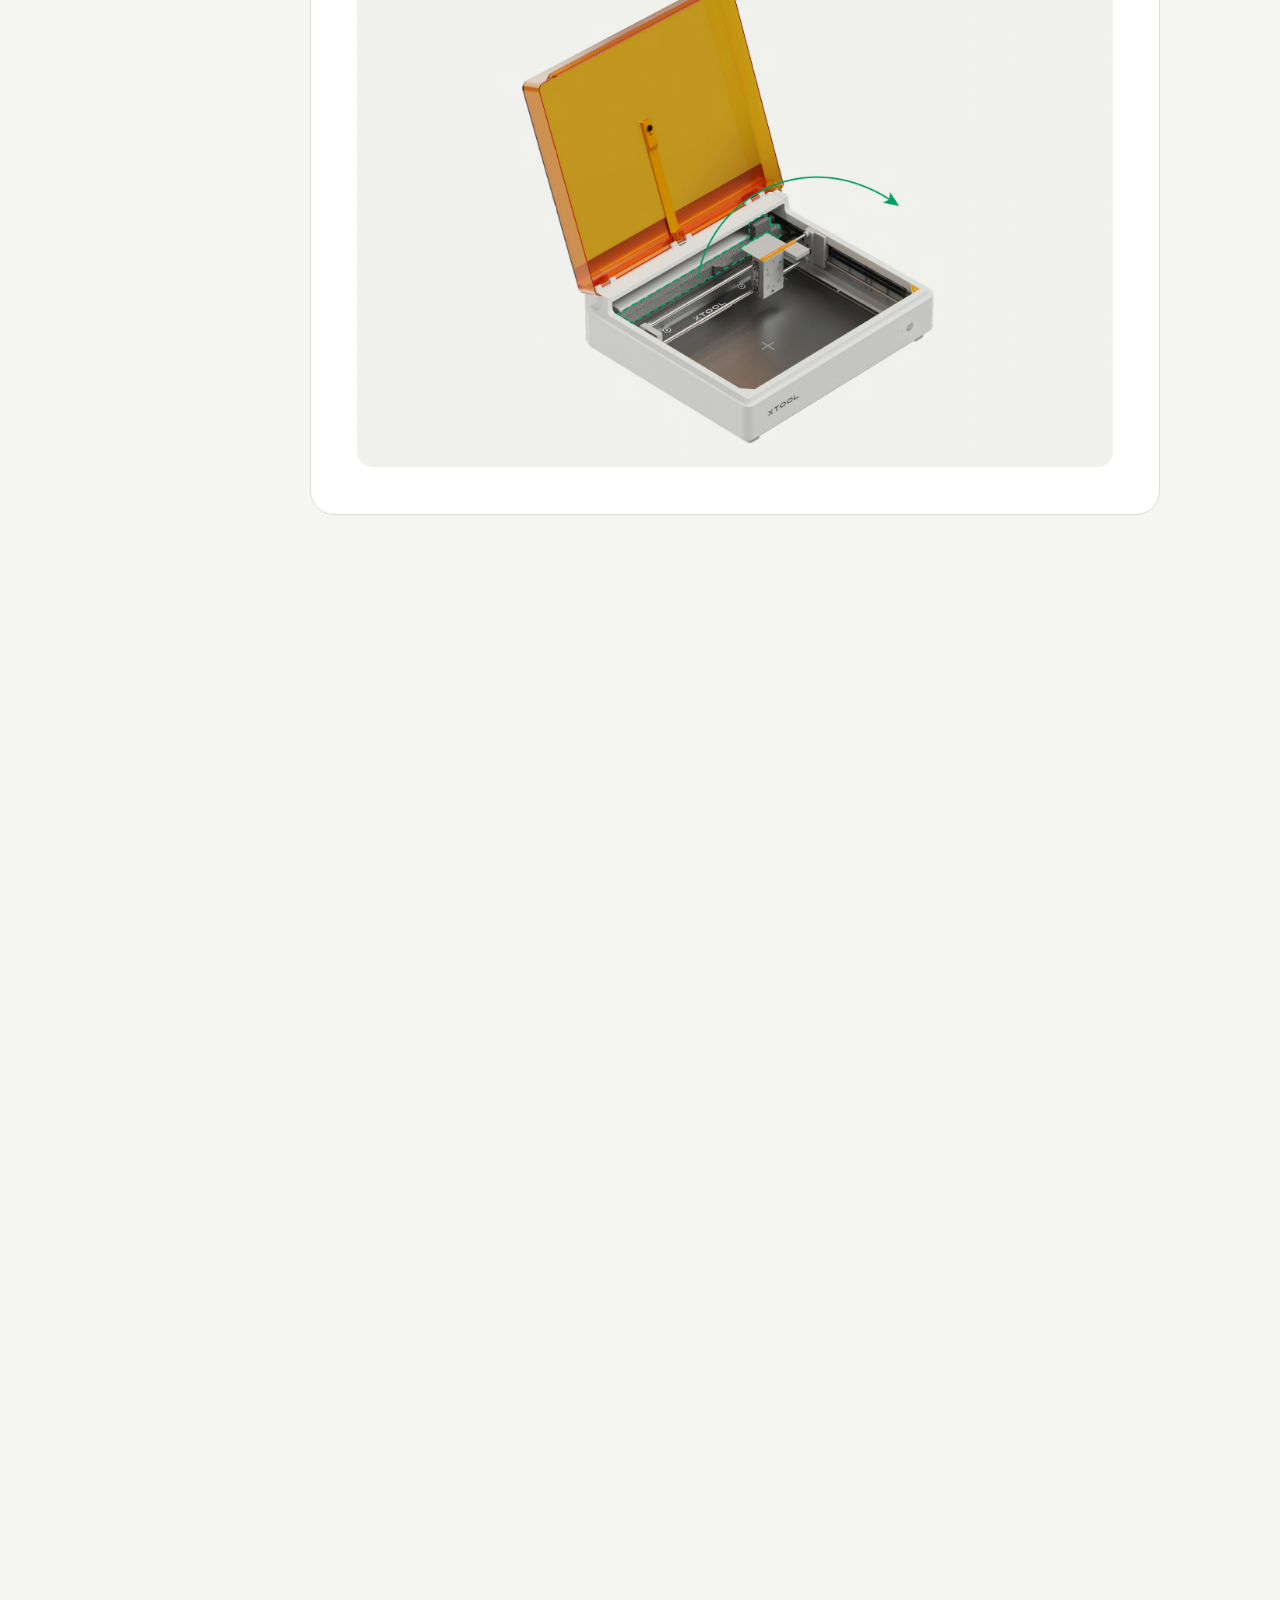
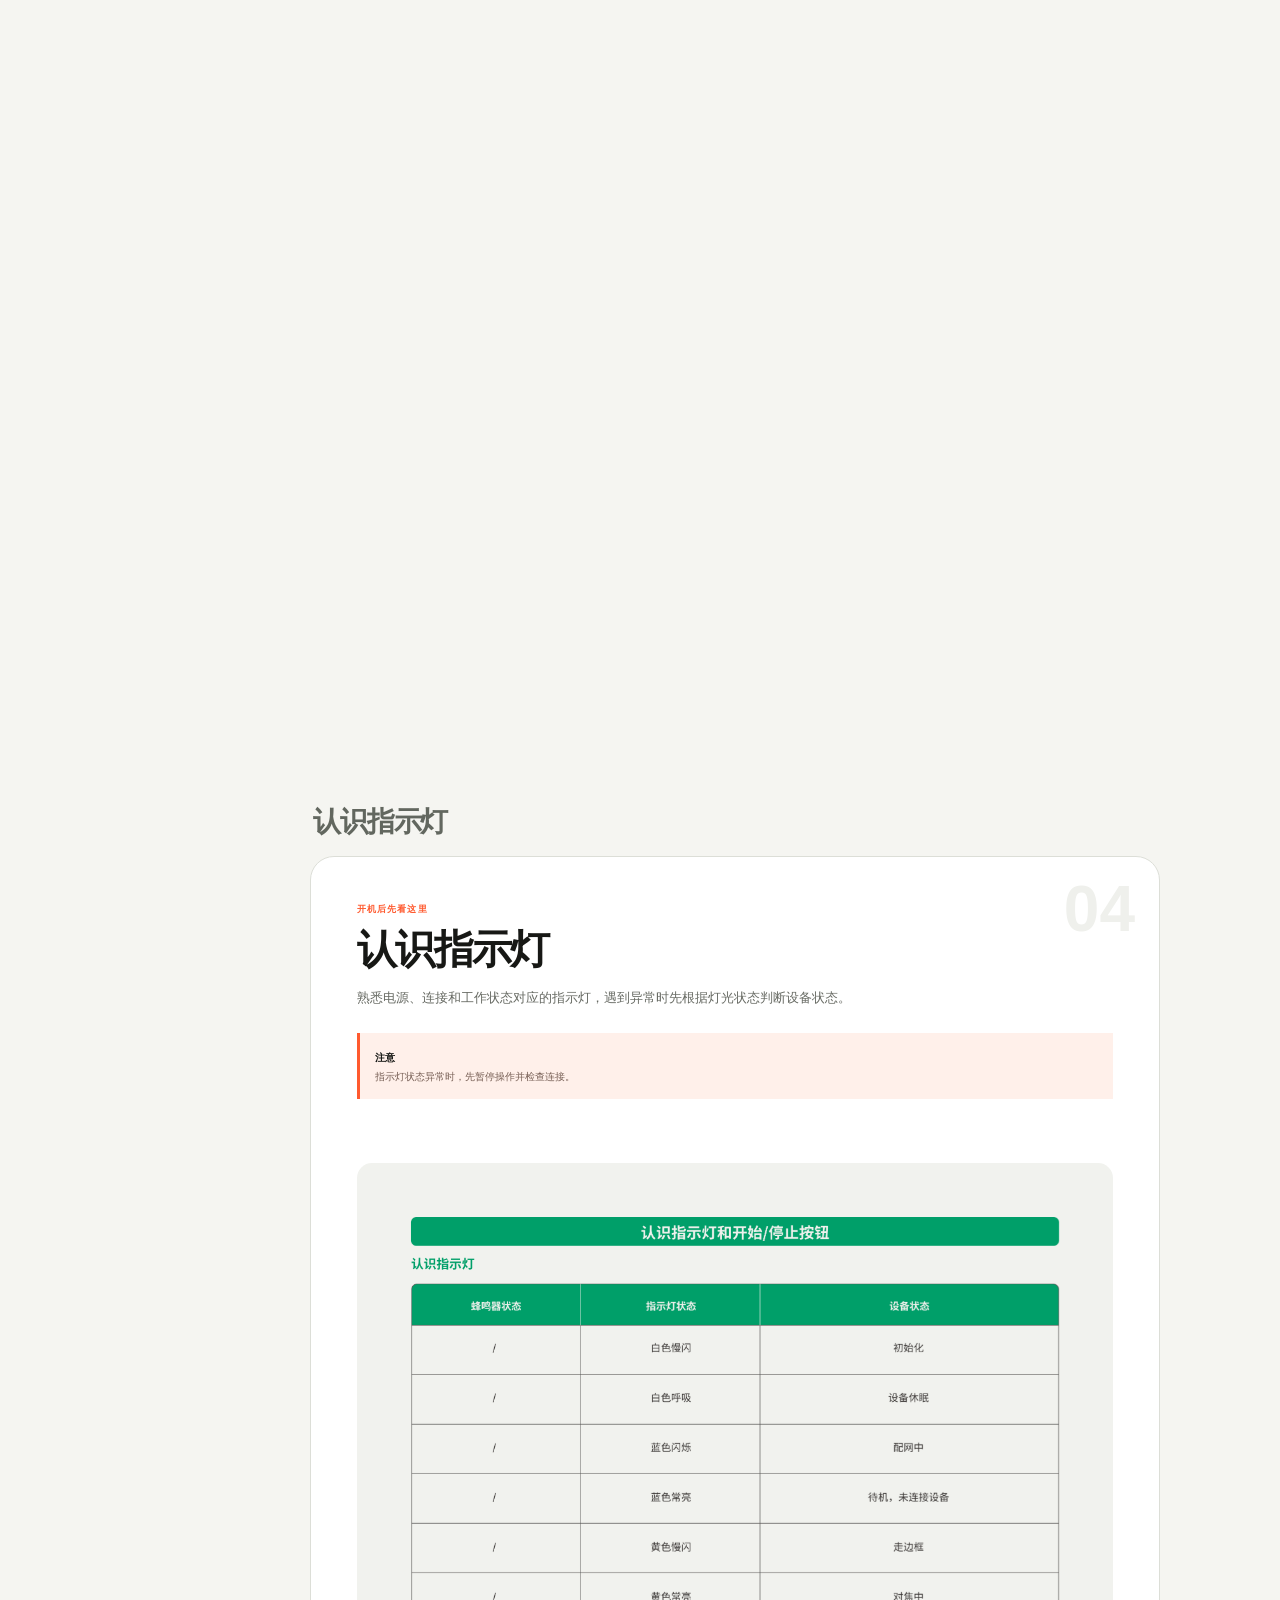
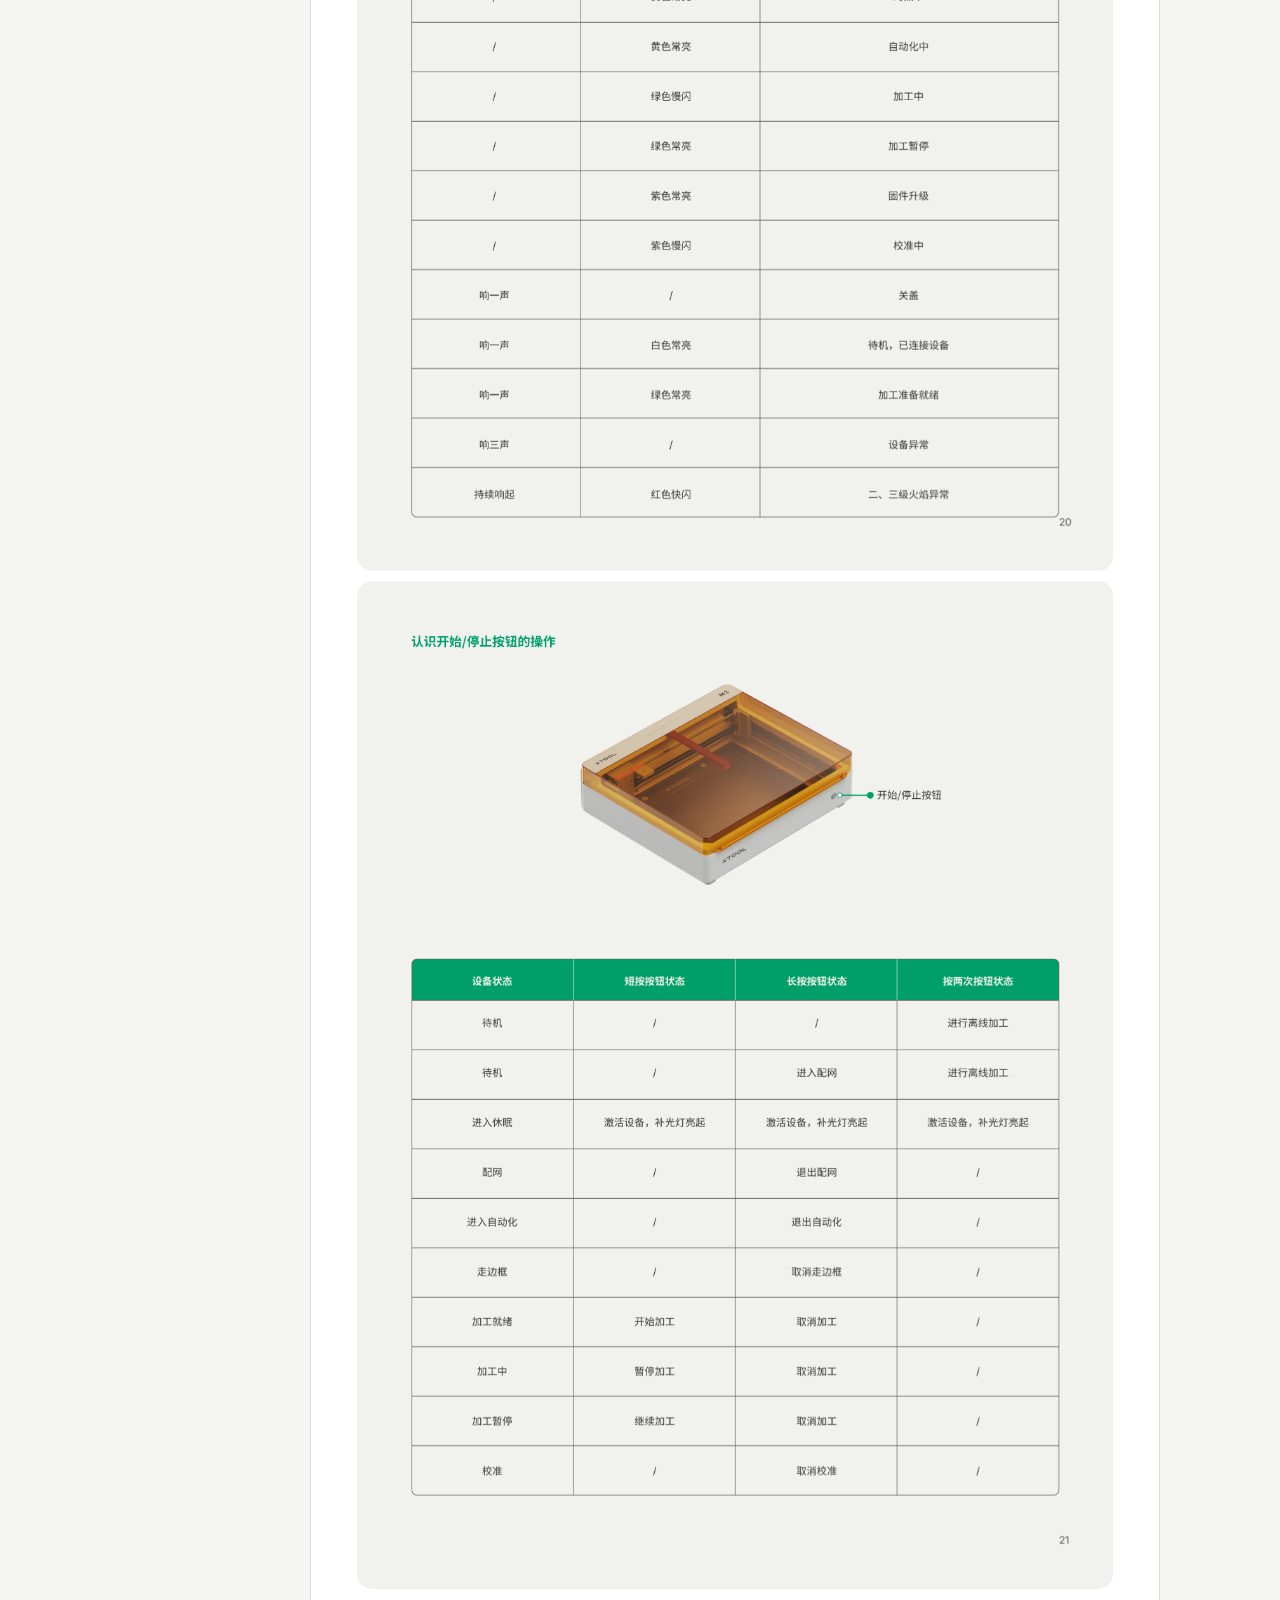
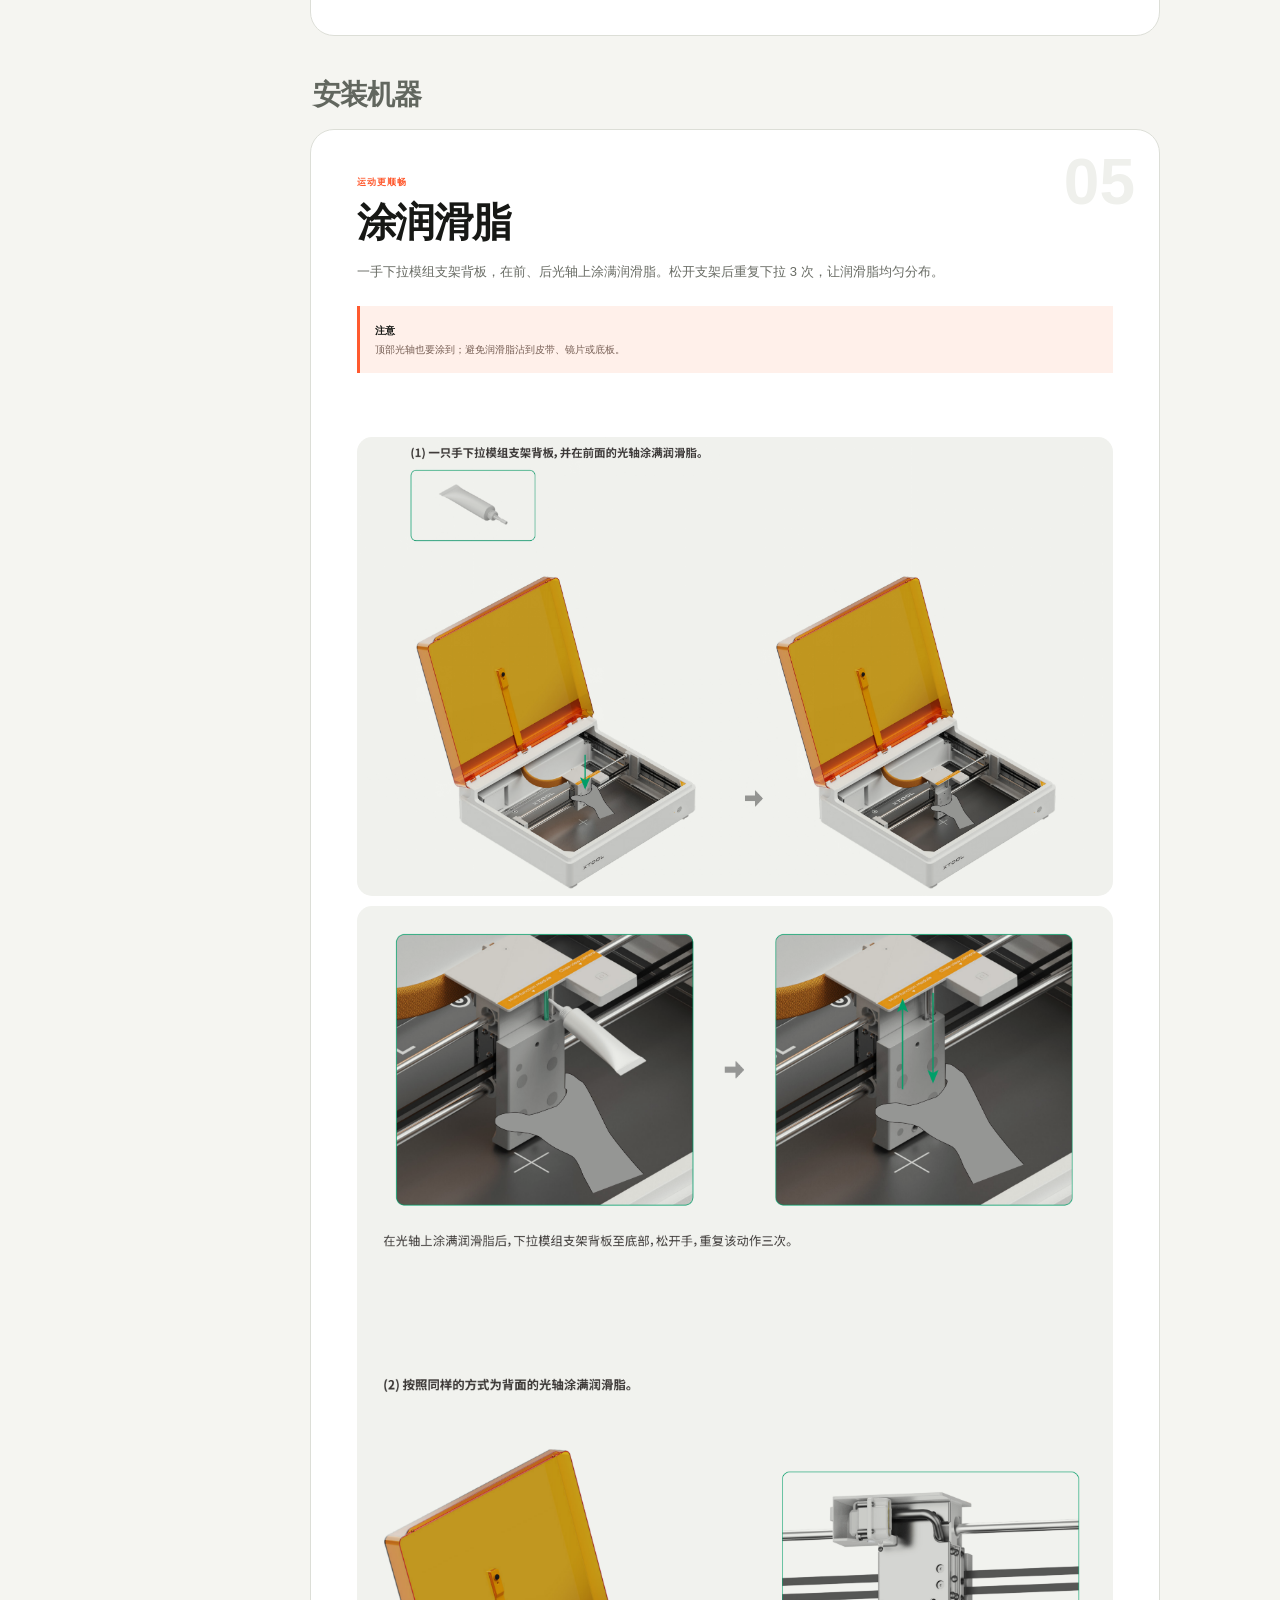
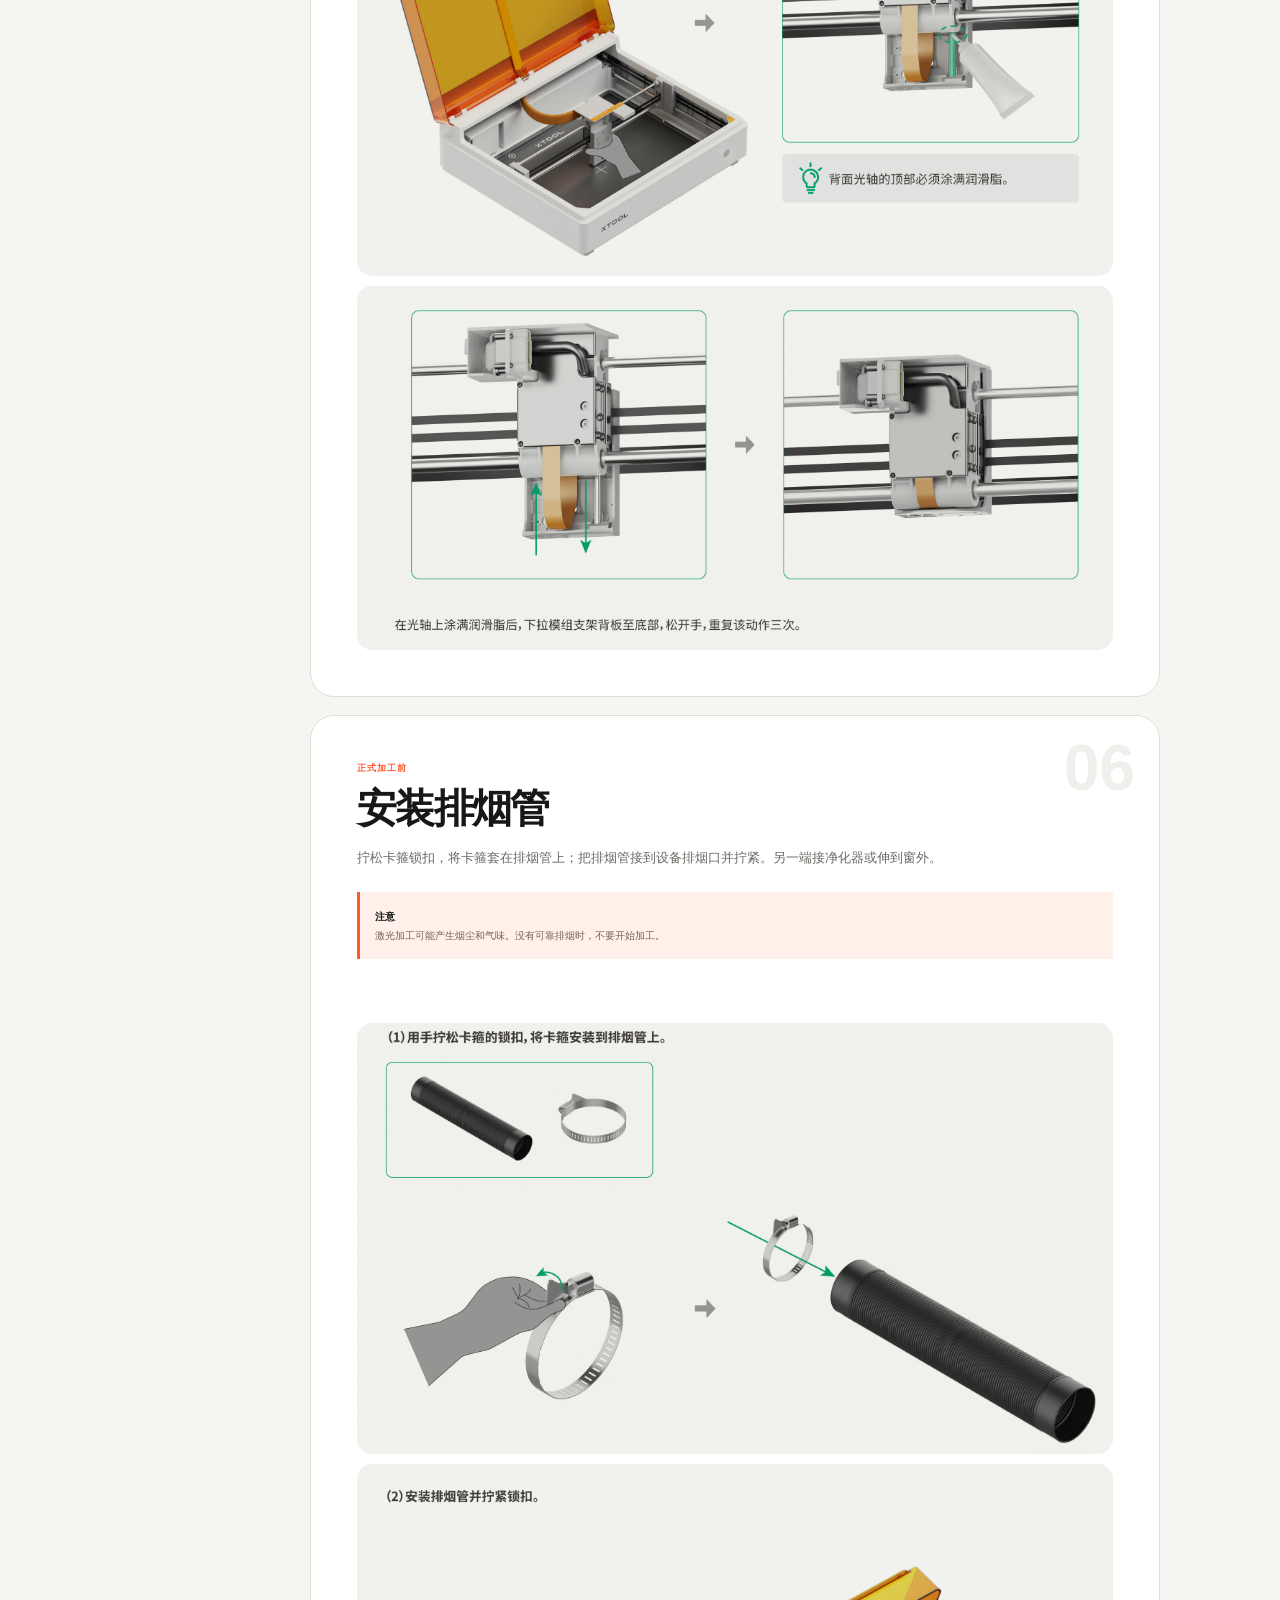
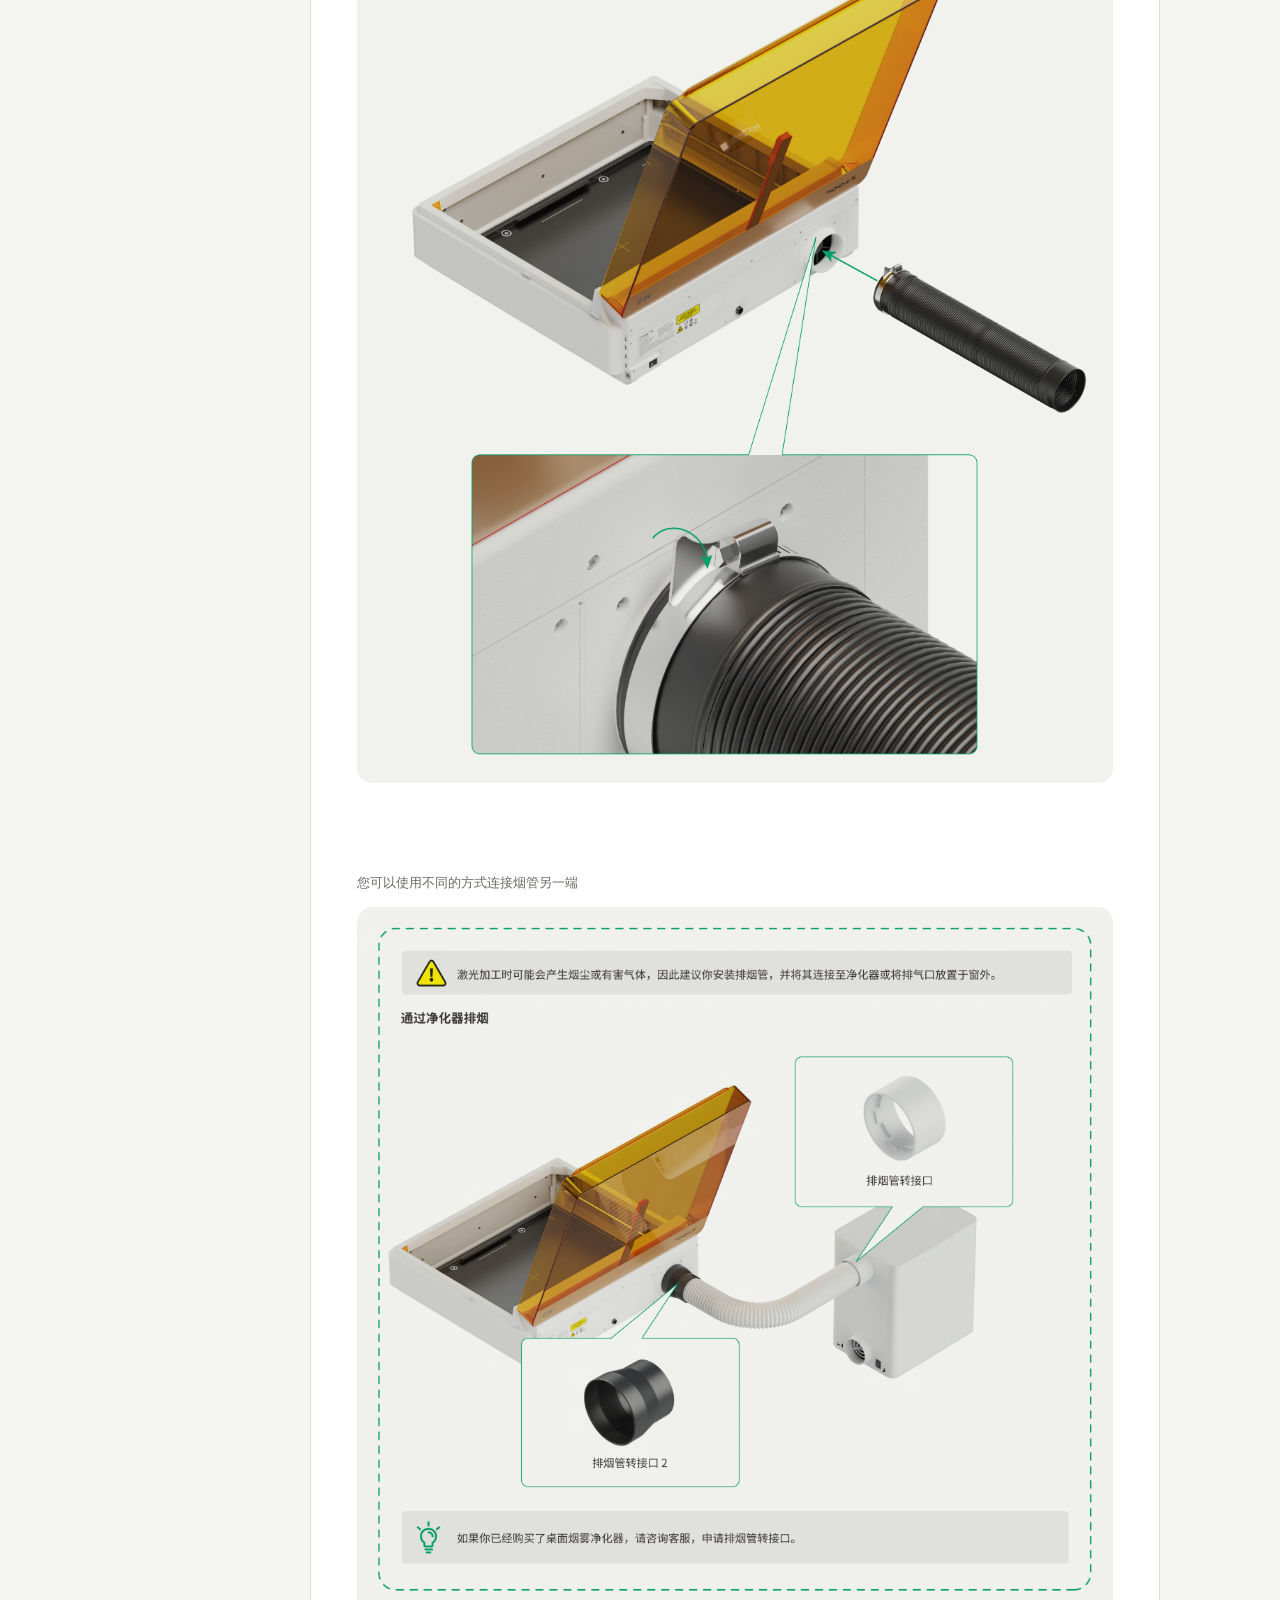
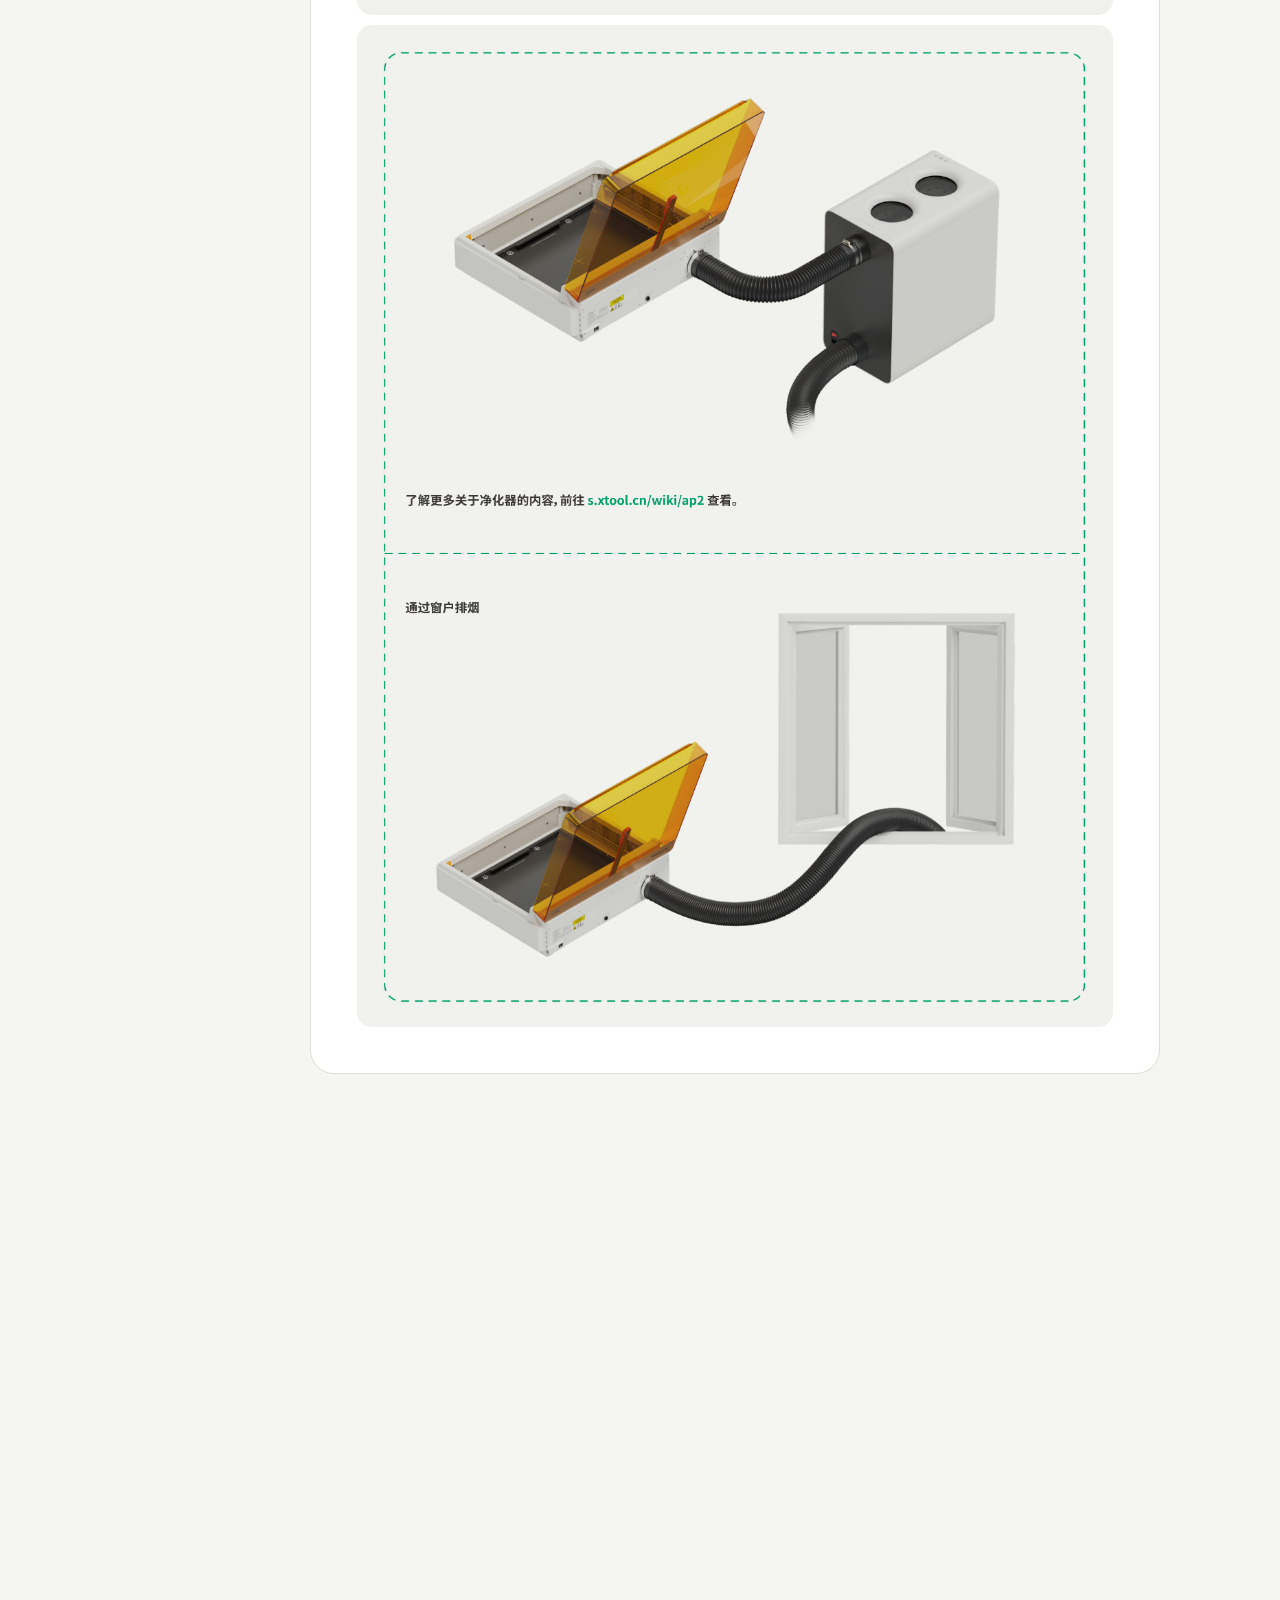
<file: guide-deluxe.html>
<!doctype html>
<html lang="zh-CN">
  <head>
    <meta charset="utf-8">
    <meta name="viewport" content="width=device-width, initial-scale=1, viewport-fit=cover">
    <meta name="theme-color" content="#fbfaf7">
    <meta name="description" content="xTool M2 中文交互式快速使用指南">
    <title>xTool M2 交互式使用指南</title>
    <link rel="stylesheet" href="assets/styles.css">
  </head>
  <body data-page="guide" data-kit="deluxe">
    <a class="skip-link" href="#main">跳到主要内容</a>
    <div id="site-root"><p class="loading">正在打开指南…</p></div>
    <noscript>
      <style>body{opacity:1}.loading{display:none}.noscript-note{max-width:680px;margin:12vh auto;padding:32px;font:16px/1.7 system-ui,sans-serif}</style>
      <p class="noscript-note">请在浏览器中启用 JavaScript 后再打开本指南。</p>
    </noscript>
    <script src="assets/app.js" defer></script>
  </body>
</html>
</file>
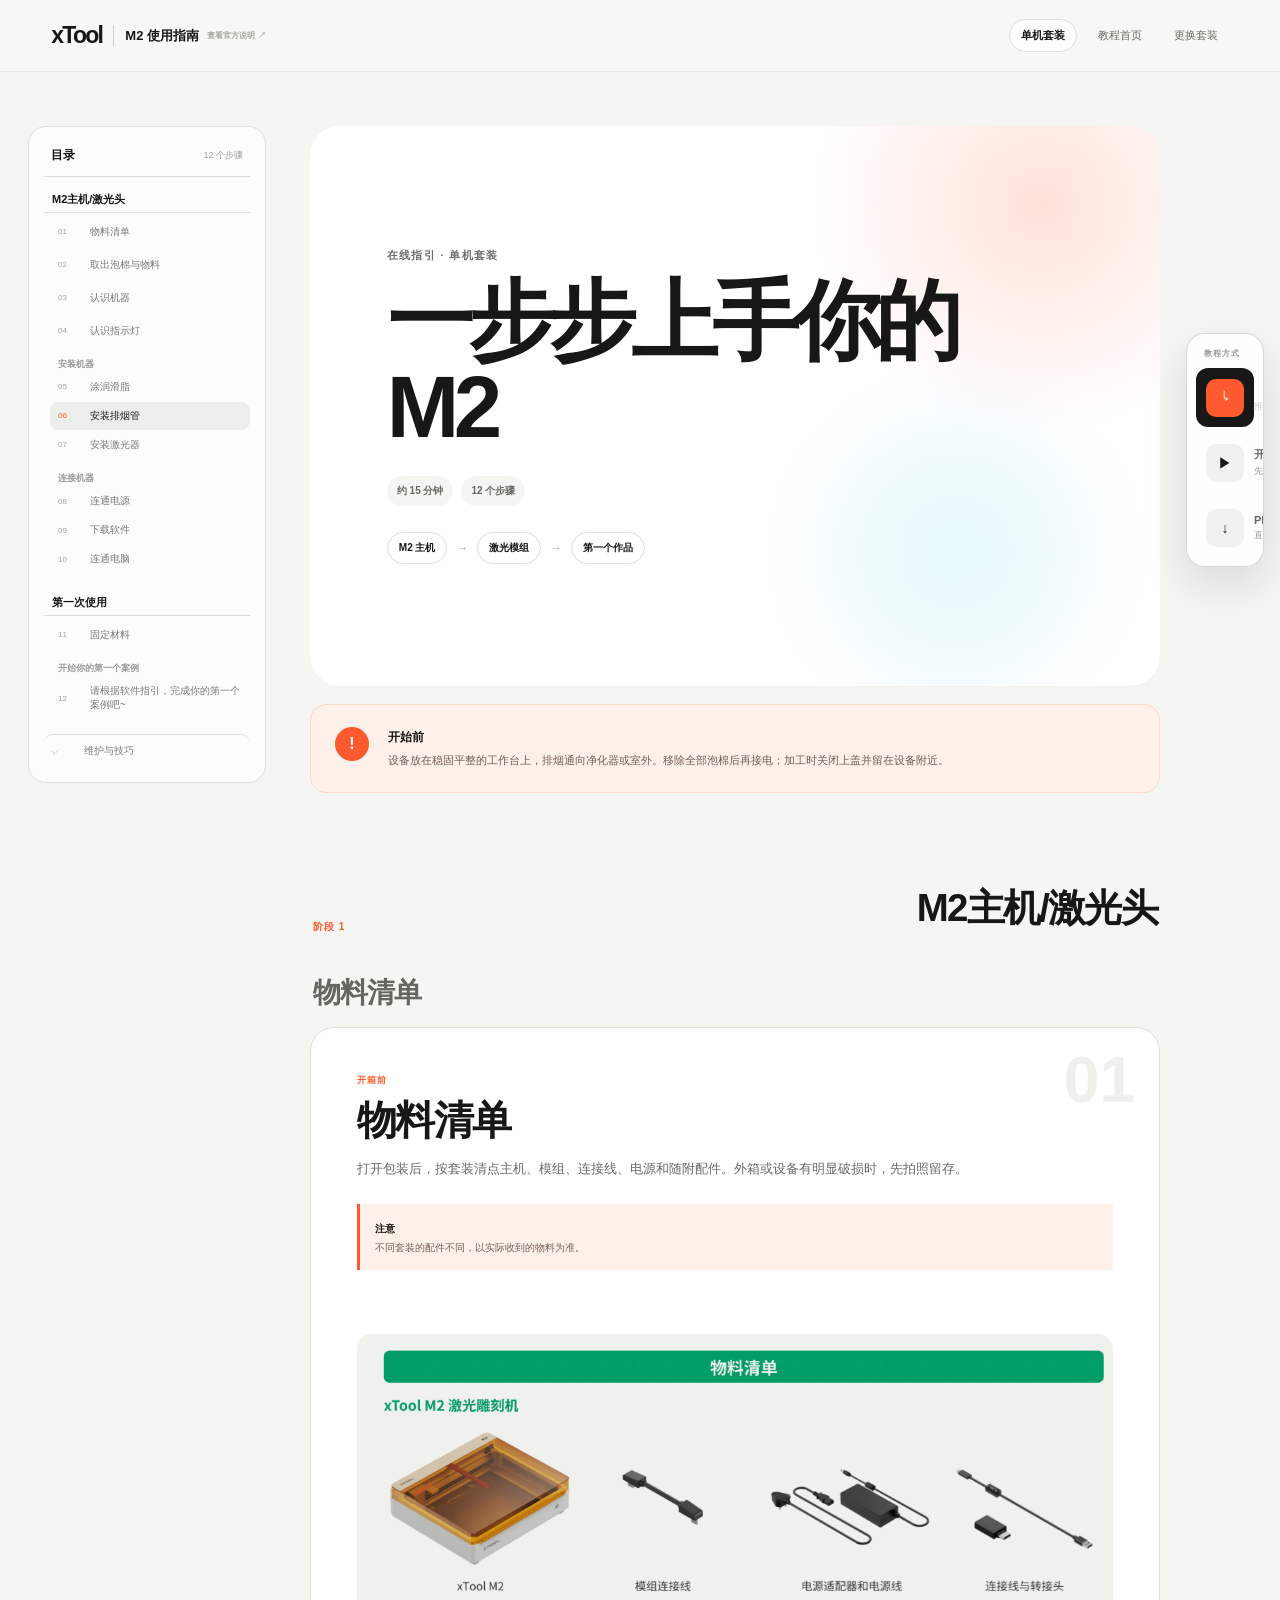
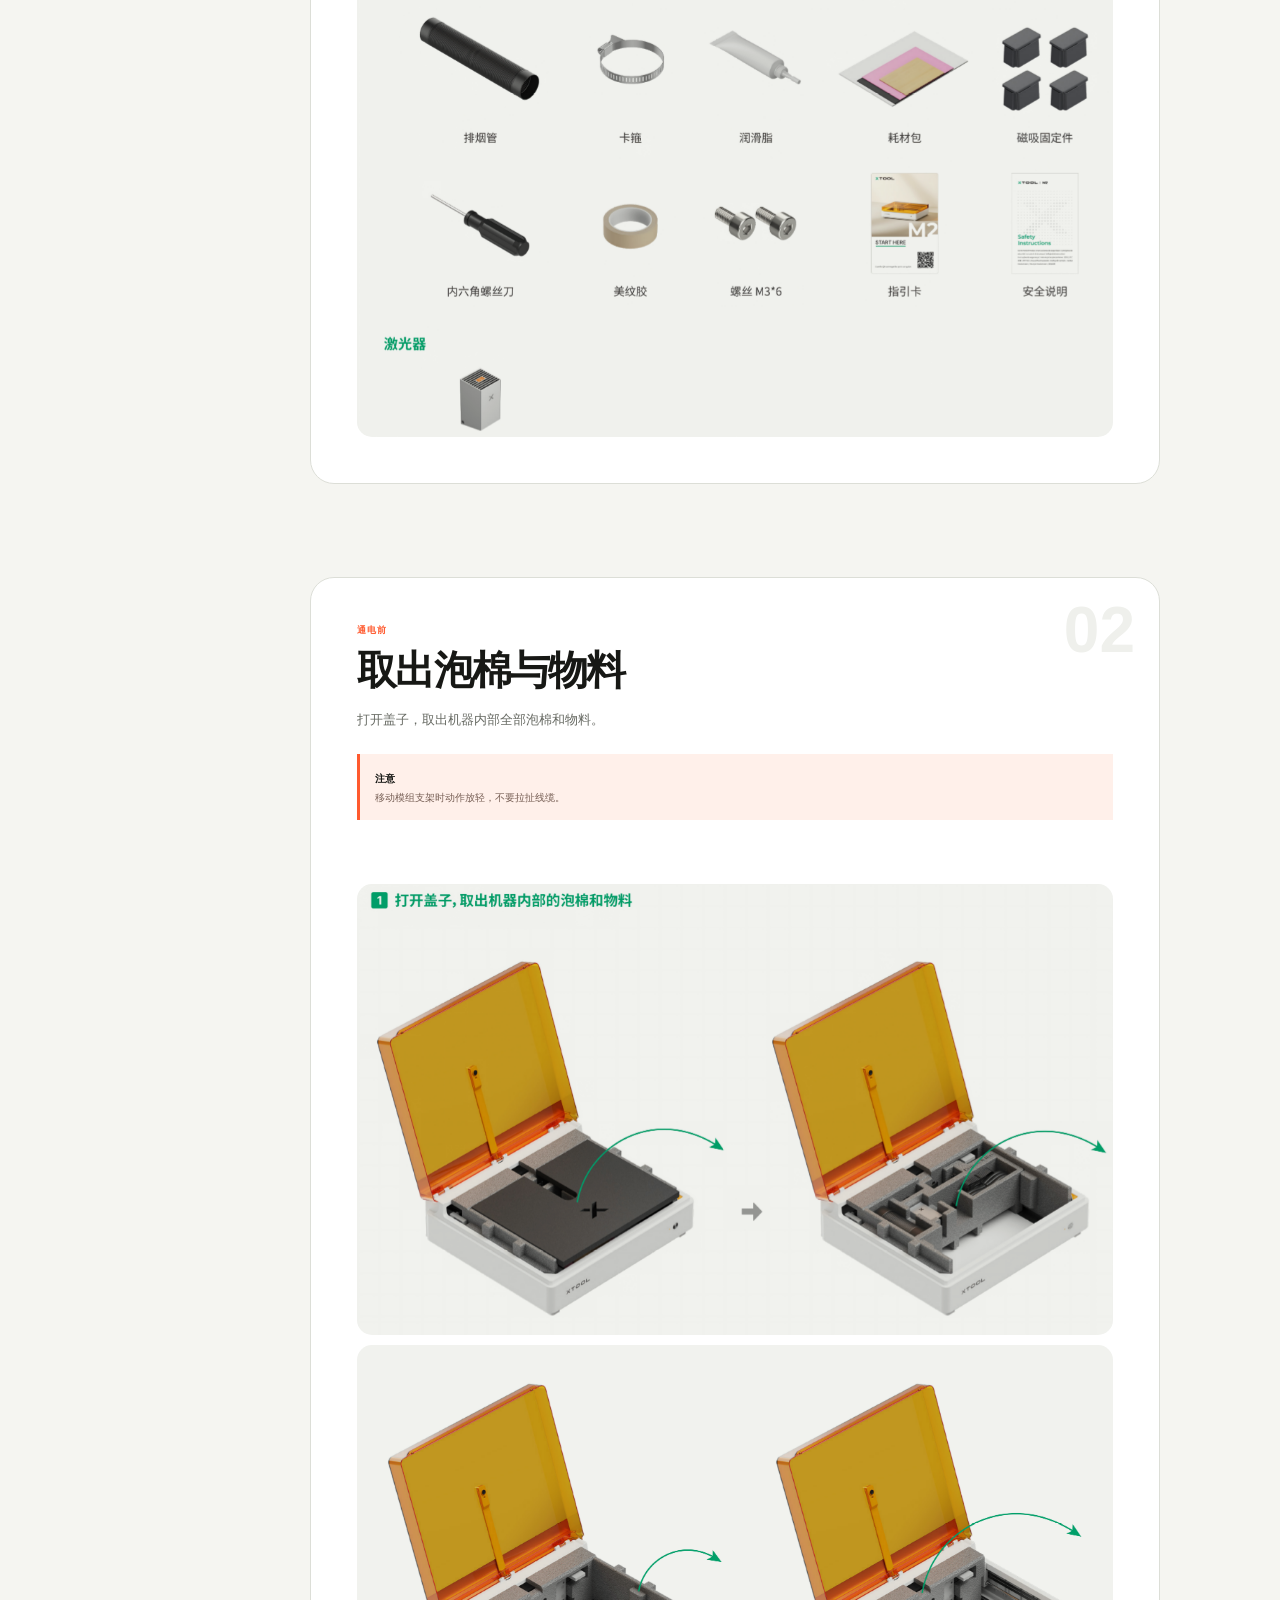
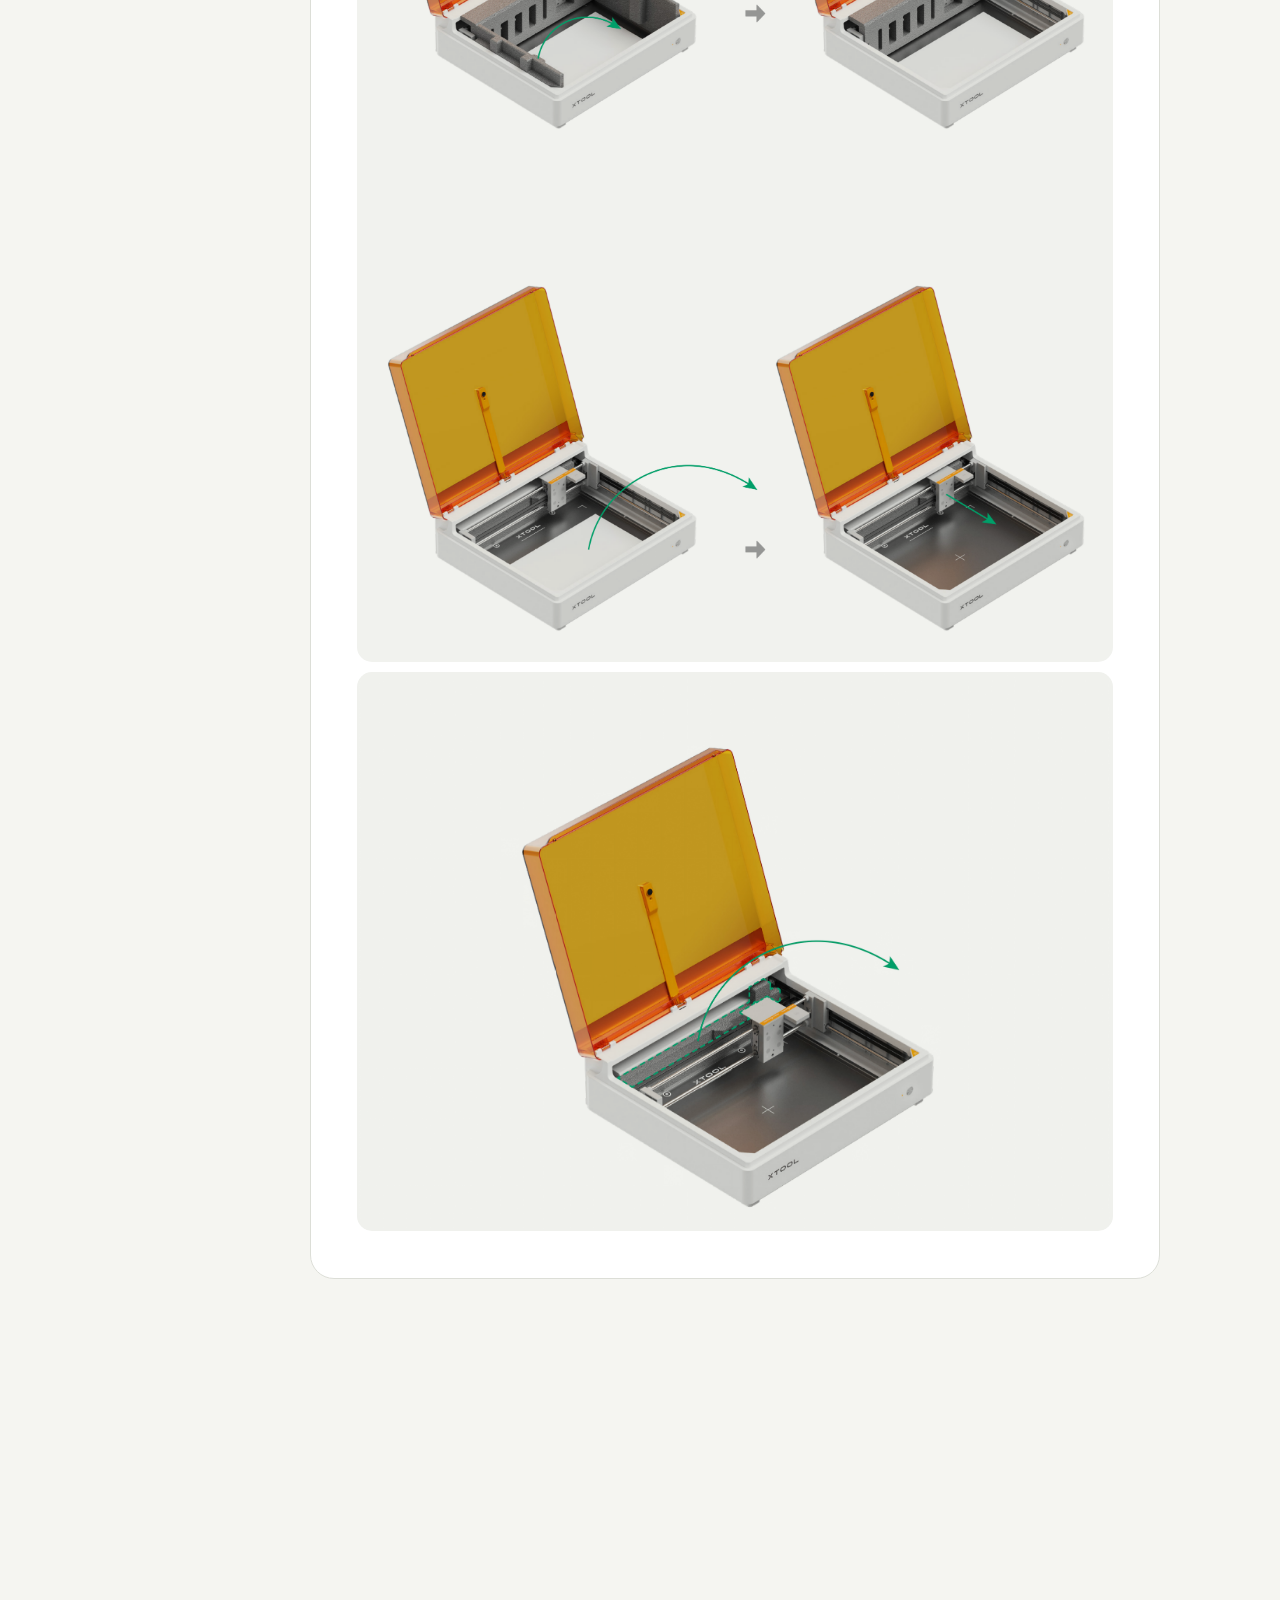
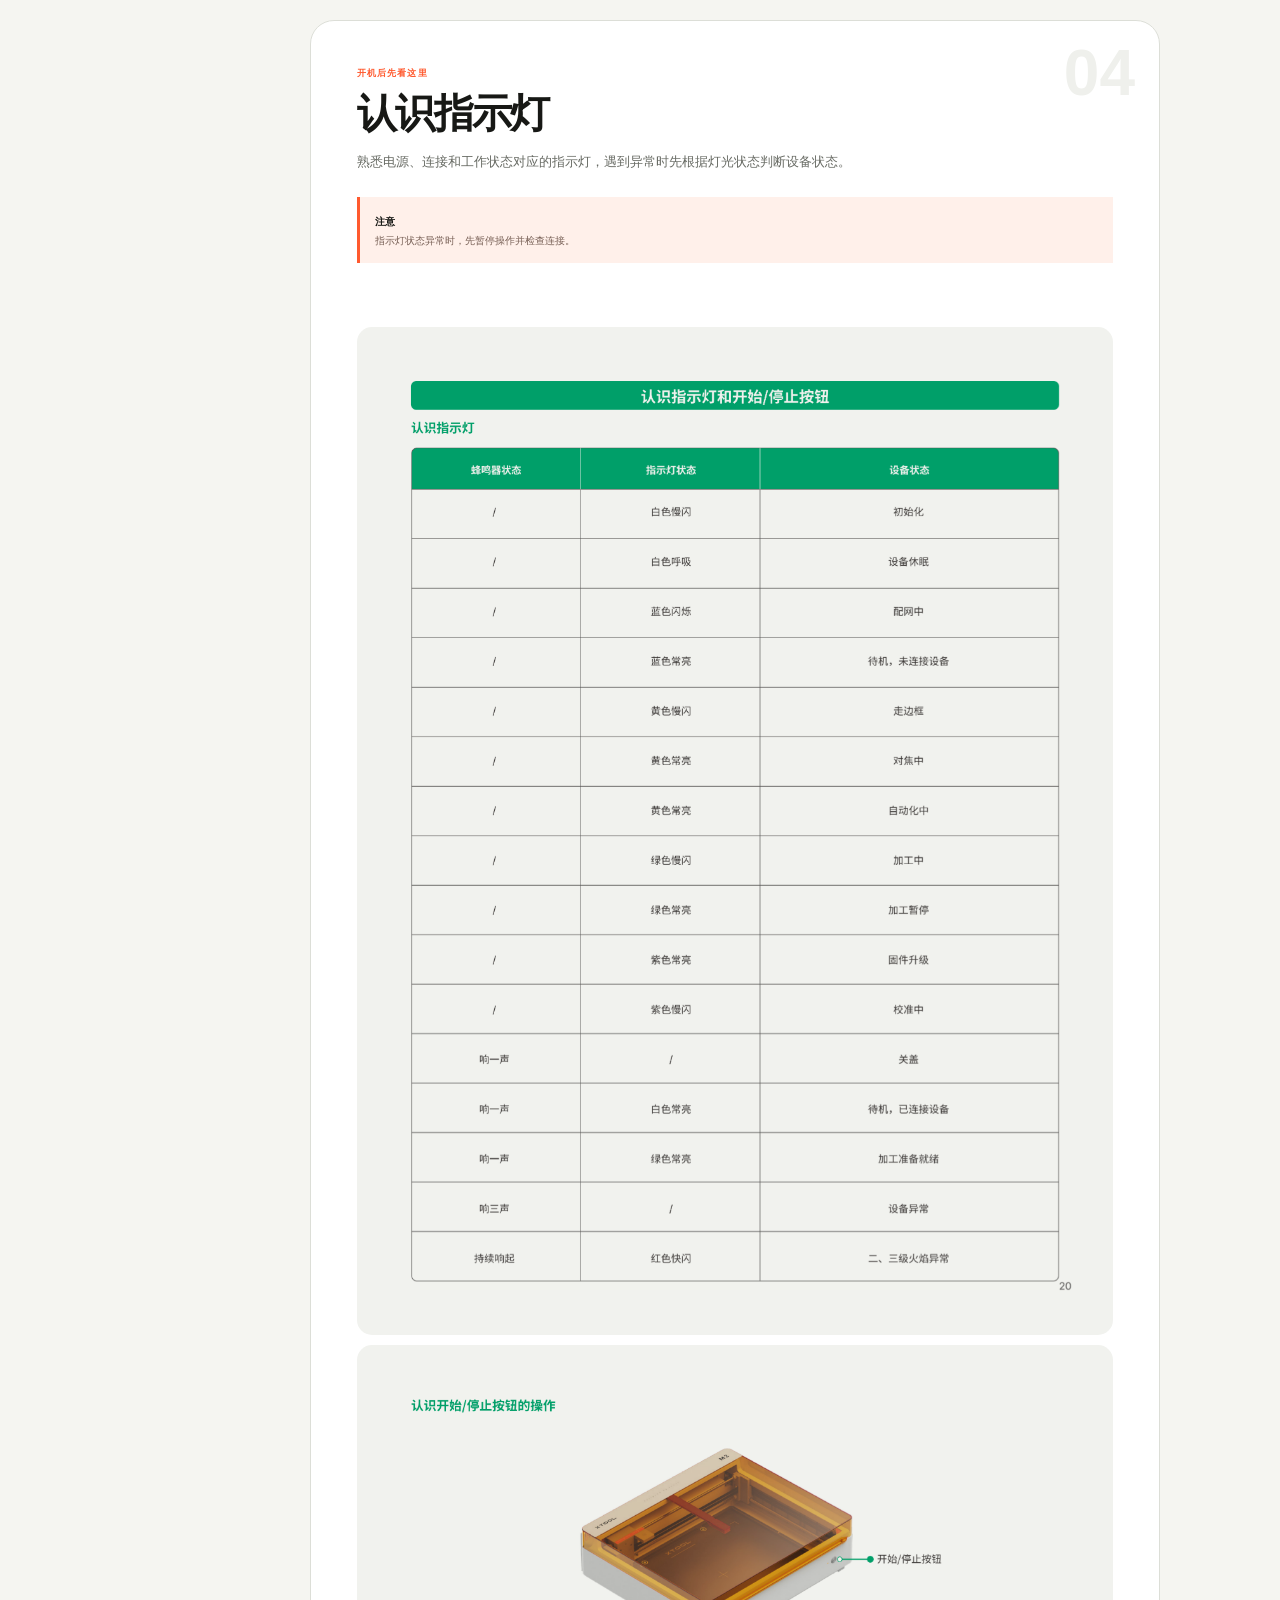
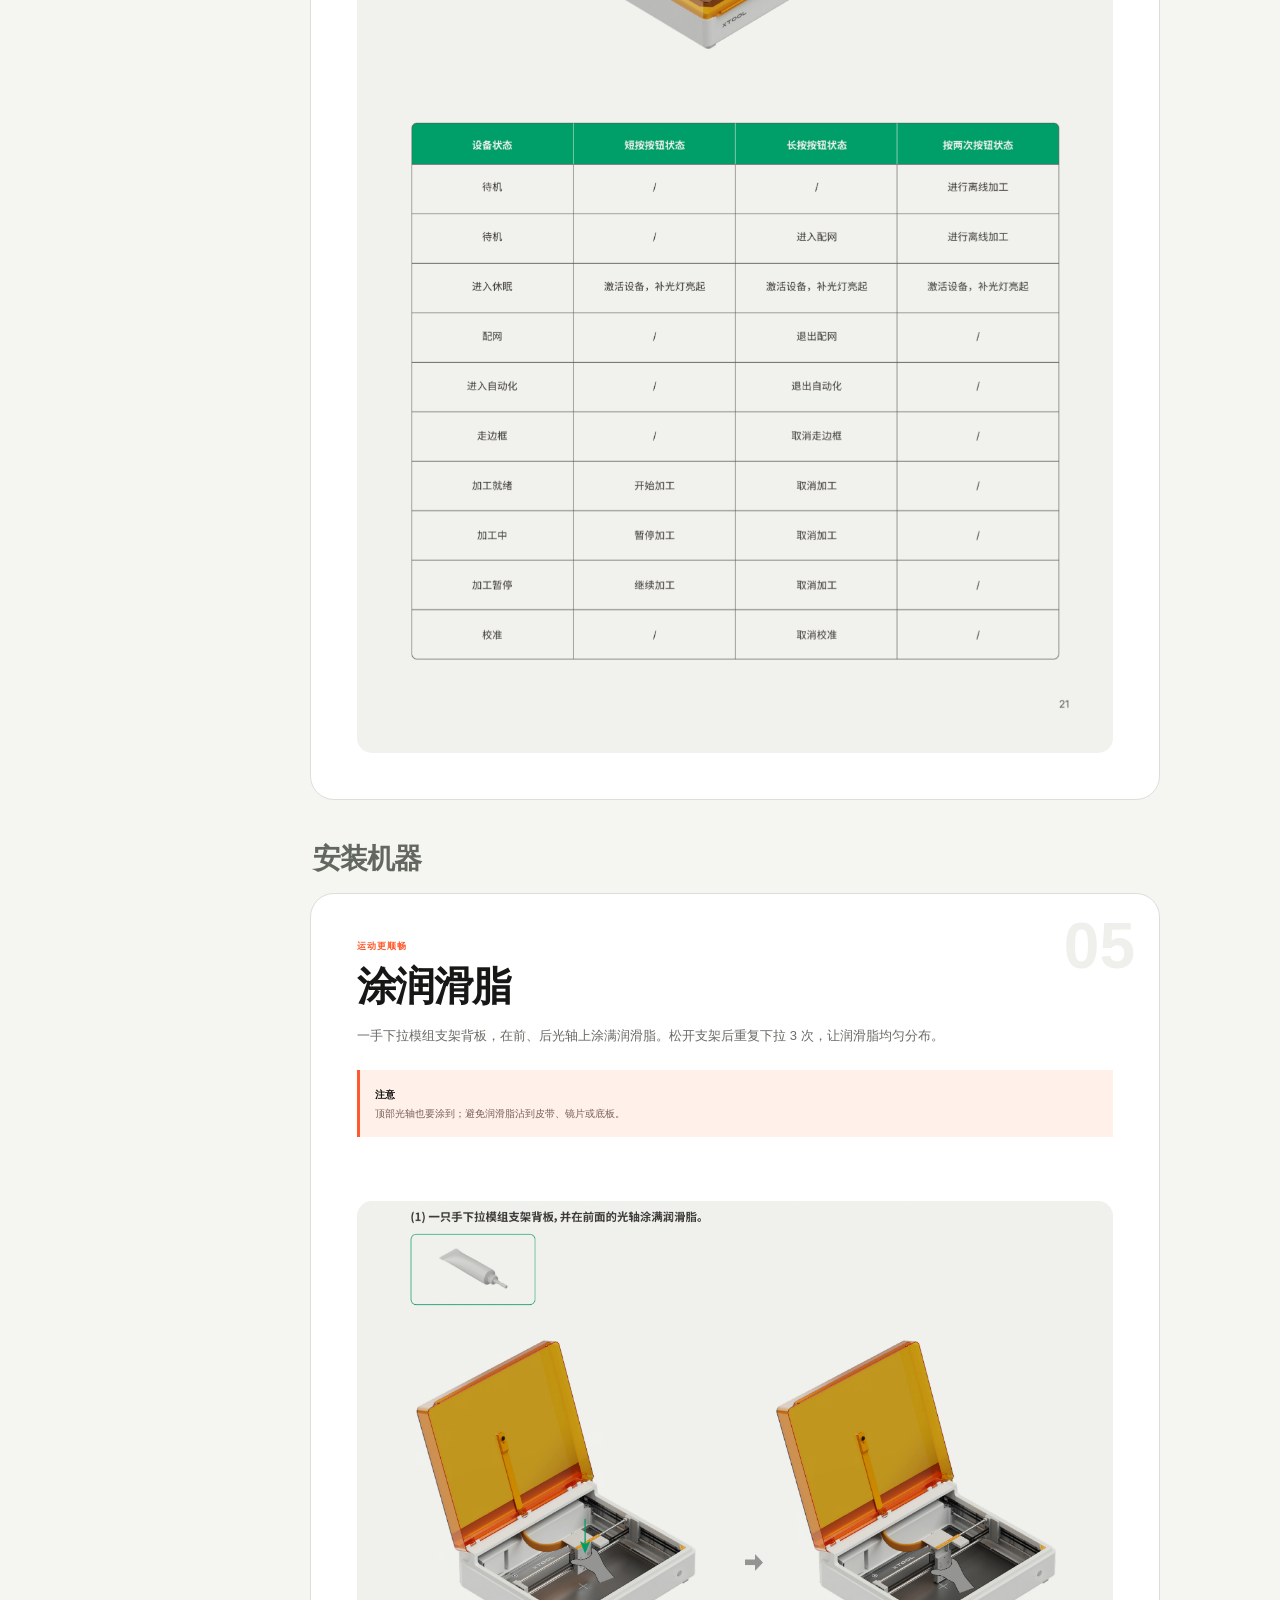
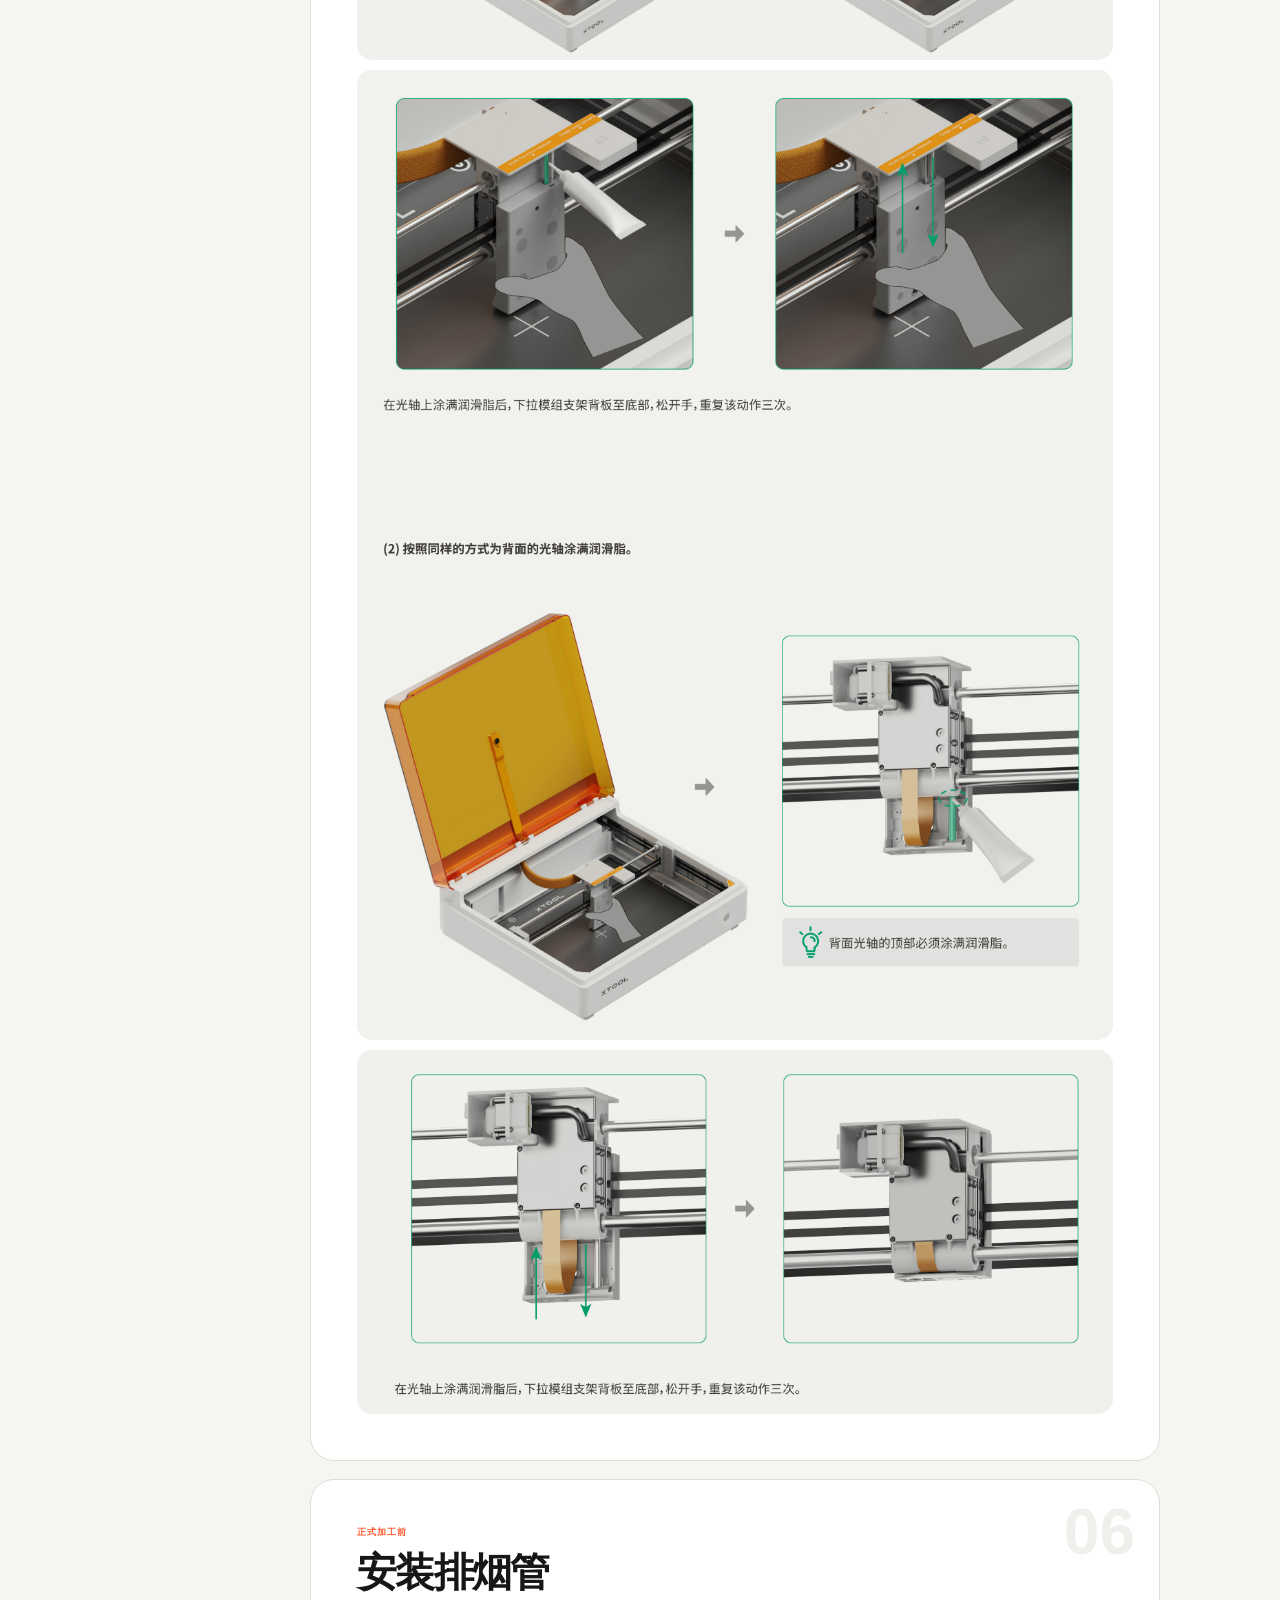
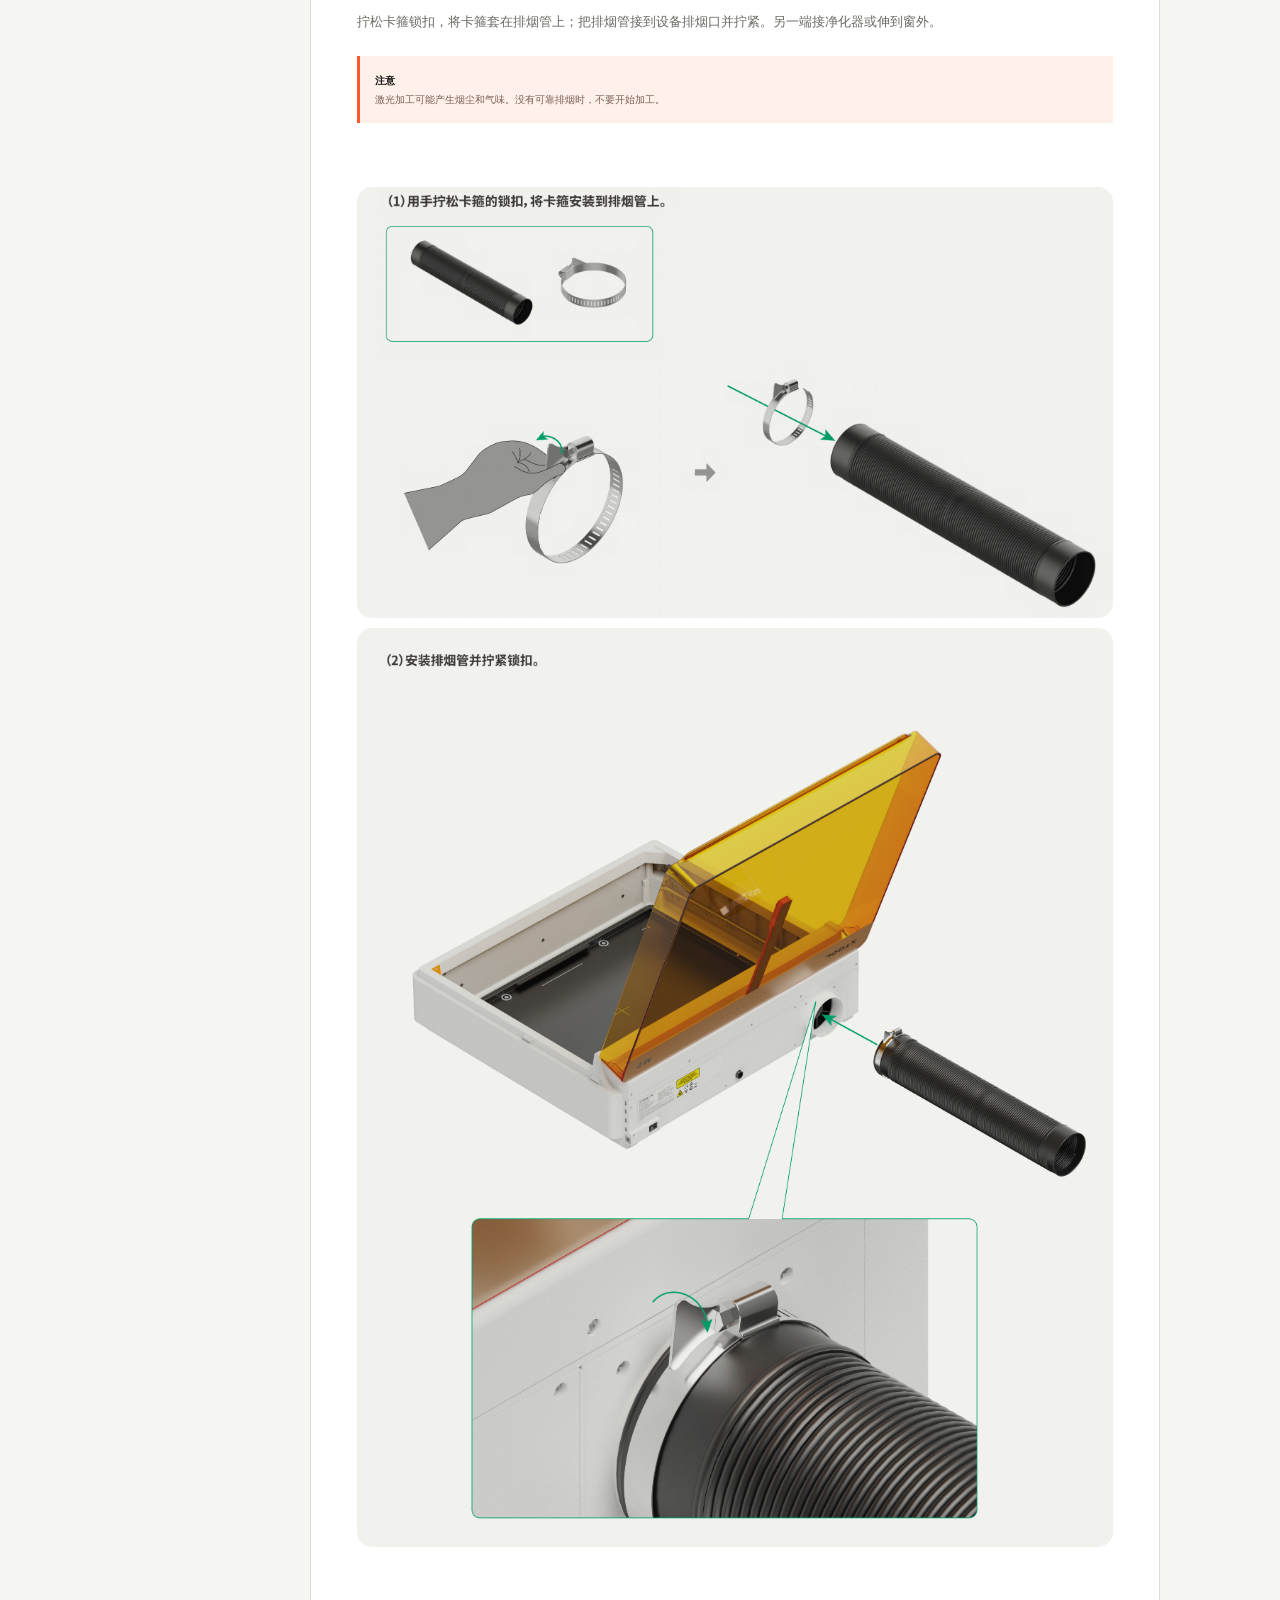
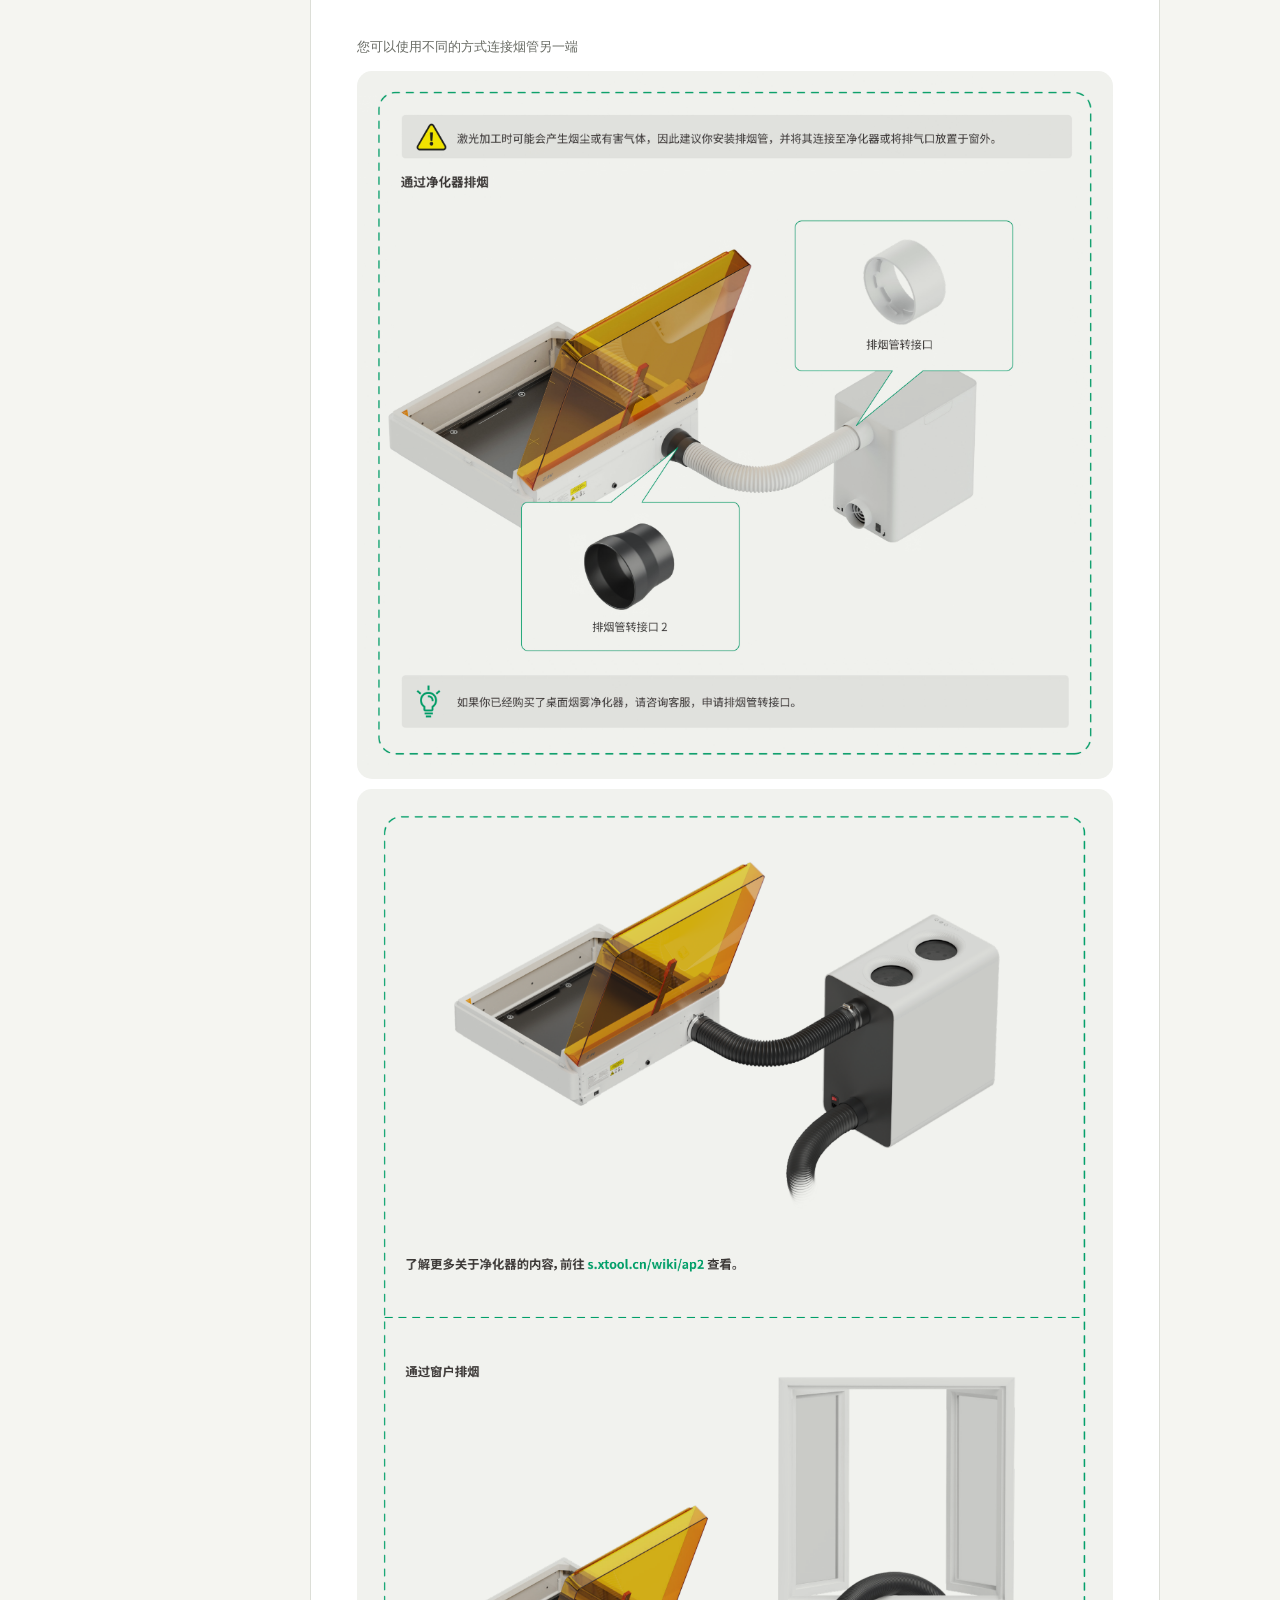
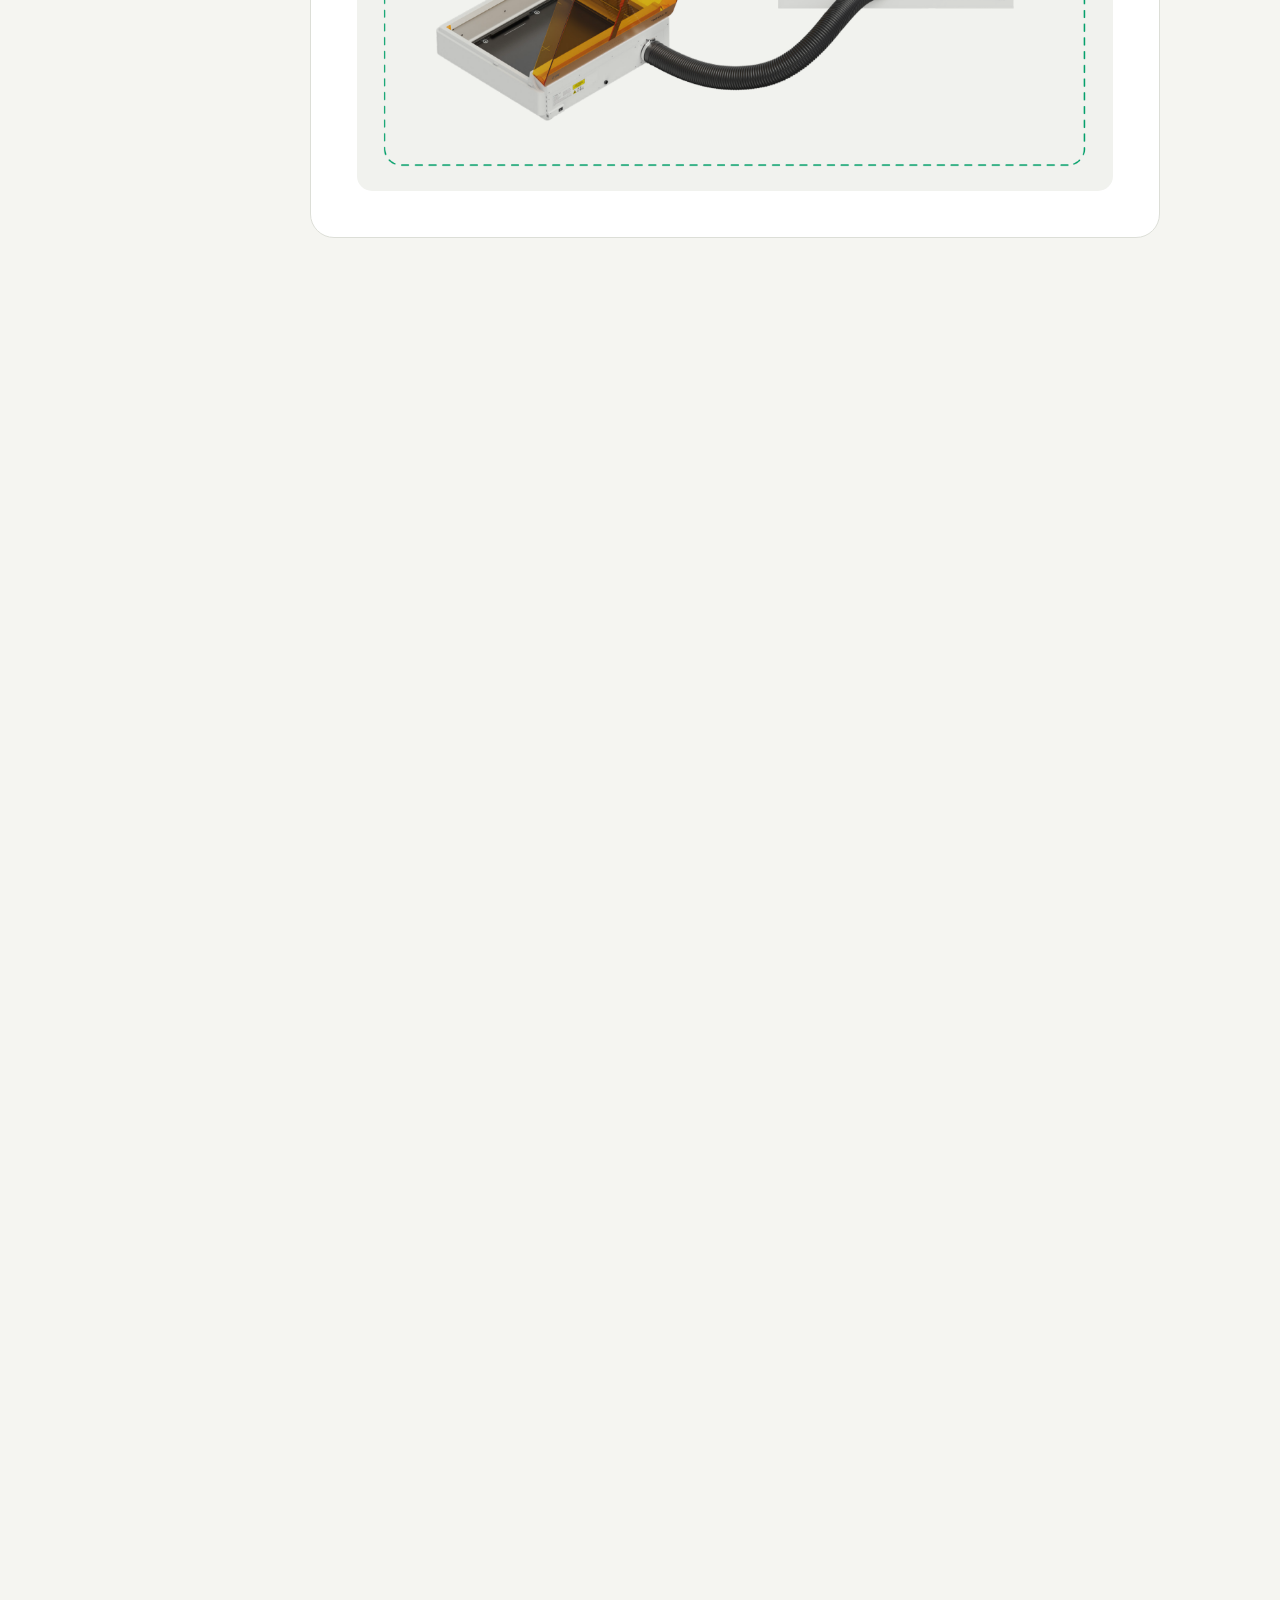
<file: guide-single.html>
<!doctype html>
<html lang="zh-CN">
  <head>
    <meta charset="utf-8">
    <meta name="viewport" content="width=device-width, initial-scale=1, viewport-fit=cover">
    <meta name="theme-color" content="#fbfaf7">
    <meta name="description" content="xTool M2 中文交互式快速使用指南">
    <title>xTool M2 交互式使用指南</title>
    <link rel="stylesheet" href="assets/styles.css">
  </head>
  <body data-page="guide" data-kit="single">
    <a class="skip-link" href="#main">跳到主要内容</a>
    <div id="site-root"><p class="loading">正在打开指南…</p></div>
    <noscript>
      <style>body{opacity:1}.loading{display:none}.noscript-note{max-width:680px;margin:12vh auto;padding:32px;font:16px/1.7 system-ui,sans-serif}</style>
      <p class="noscript-note">请在浏览器中启用 JavaScript 后再打开本指南。</p>
    </noscript>
    <script src="assets/app.js" defer></script>
  </body>
</html>
</file>
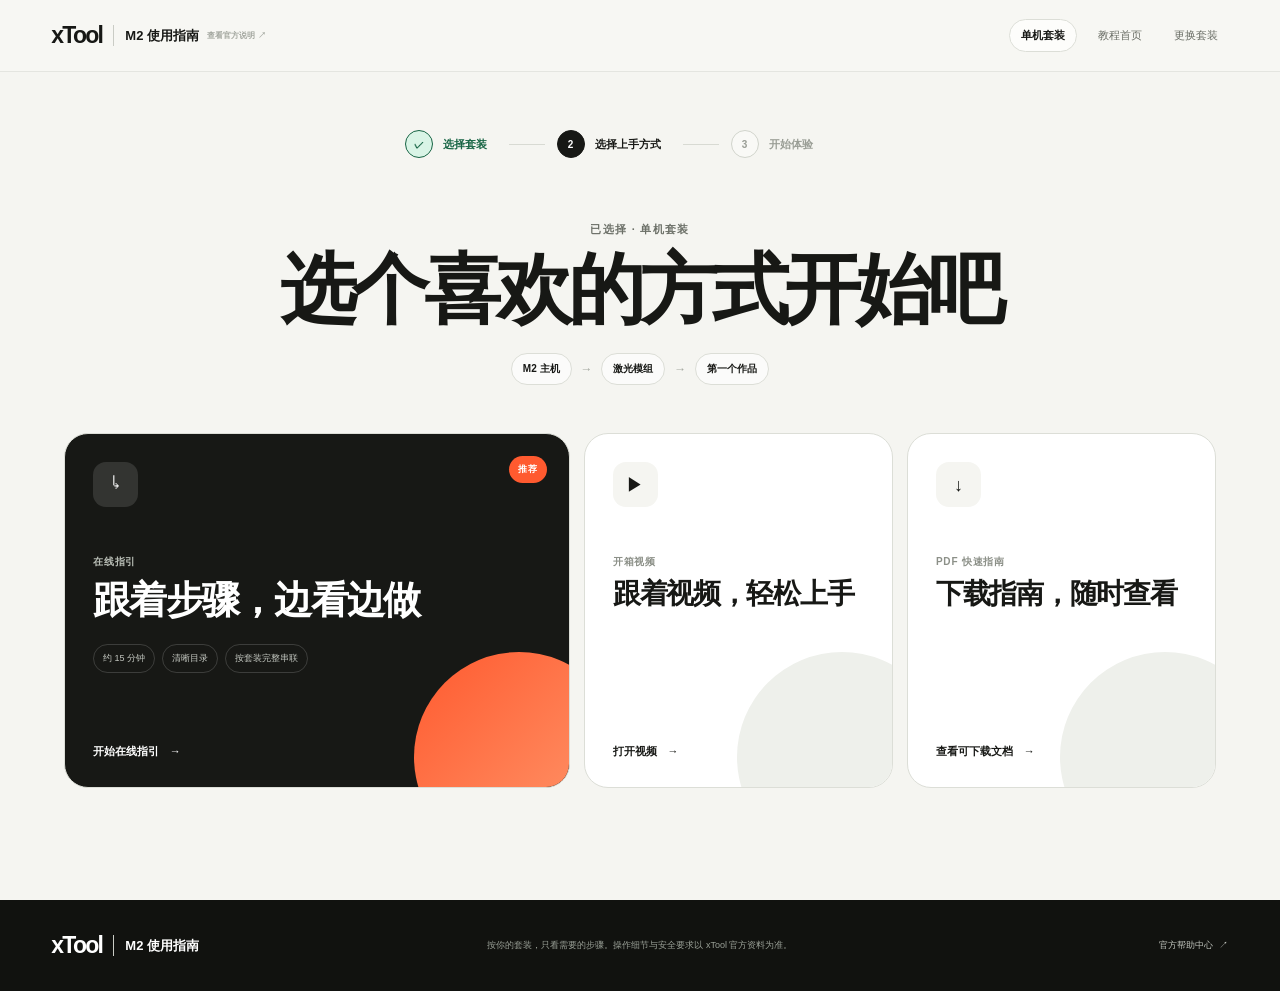
<file: single.html>
<!doctype html>
<html lang="zh-CN">
  <head>
    <meta charset="utf-8">
    <meta name="viewport" content="width=device-width, initial-scale=1, viewport-fit=cover">
    <meta name="theme-color" content="#fbfaf7">
    <meta name="description" content="xTool M2 中文交互式快速使用指南">
    <title>xTool M2 交互式使用指南</title>
    <link rel="stylesheet" href="assets/styles.css">
  </head>
  <body data-page="choose" data-kit="single">
    <a class="skip-link" href="#main">跳到主要内容</a>
    <div id="site-root"><p class="loading">正在打开指南…</p></div>
    <noscript>
      <style>body{opacity:1}.loading{display:none}.noscript-note{max-width:680px;margin:12vh auto;padding:32px;font:16px/1.7 system-ui,sans-serif}</style>
      <p class="noscript-note">请在浏览器中启用 JavaScript 后再打开本指南。</p>
    </noscript>
    <script src="assets/app.js" defer></script>
  </body>
</html>
</file>
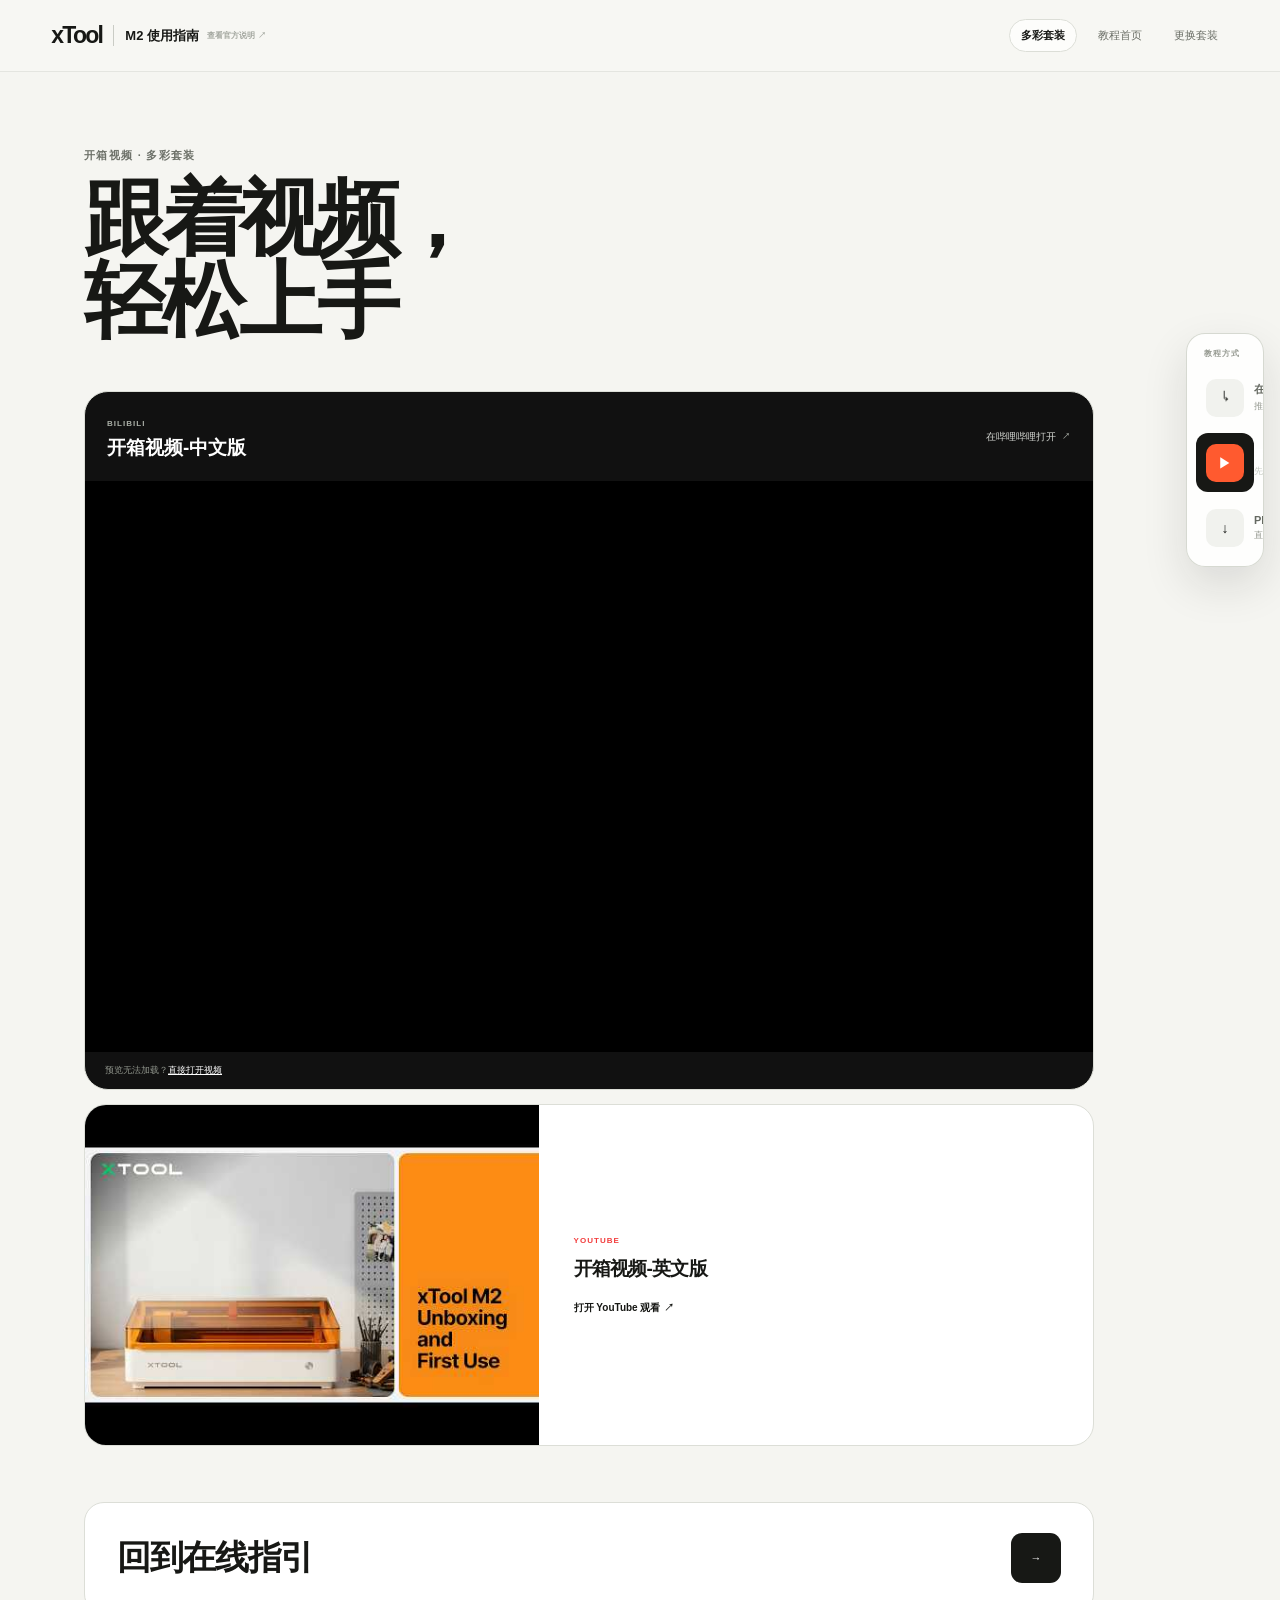
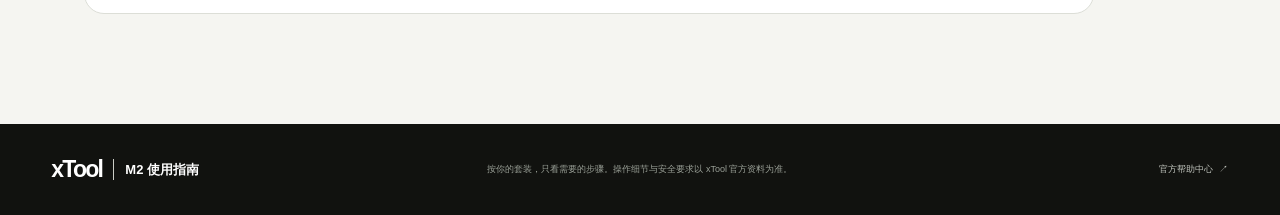
<file: video-color.html>
<!doctype html>
<html lang="zh-CN">
  <head>
    <meta charset="utf-8">
    <meta name="viewport" content="width=device-width, initial-scale=1, viewport-fit=cover">
    <meta name="theme-color" content="#fbfaf7">
    <meta name="description" content="xTool M2 中文交互式快速使用指南">
    <title>xTool M2 交互式使用指南</title>
    <link rel="stylesheet" href="assets/styles.css">
  </head>
  <body data-page="video" data-kit="color">
    <a class="skip-link" href="#main">跳到主要内容</a>
    <div id="site-root"><p class="loading">正在打开指南…</p></div>
    <noscript>
      <style>body{opacity:1}.loading{display:none}.noscript-note{max-width:680px;margin:12vh auto;padding:32px;font:16px/1.7 system-ui,sans-serif}</style>
      <p class="noscript-note">请在浏览器中启用 JavaScript 后再打开本指南。</p>
    </noscript>
    <script src="assets/app.js" defer></script>
  </body>
</html>
</file>
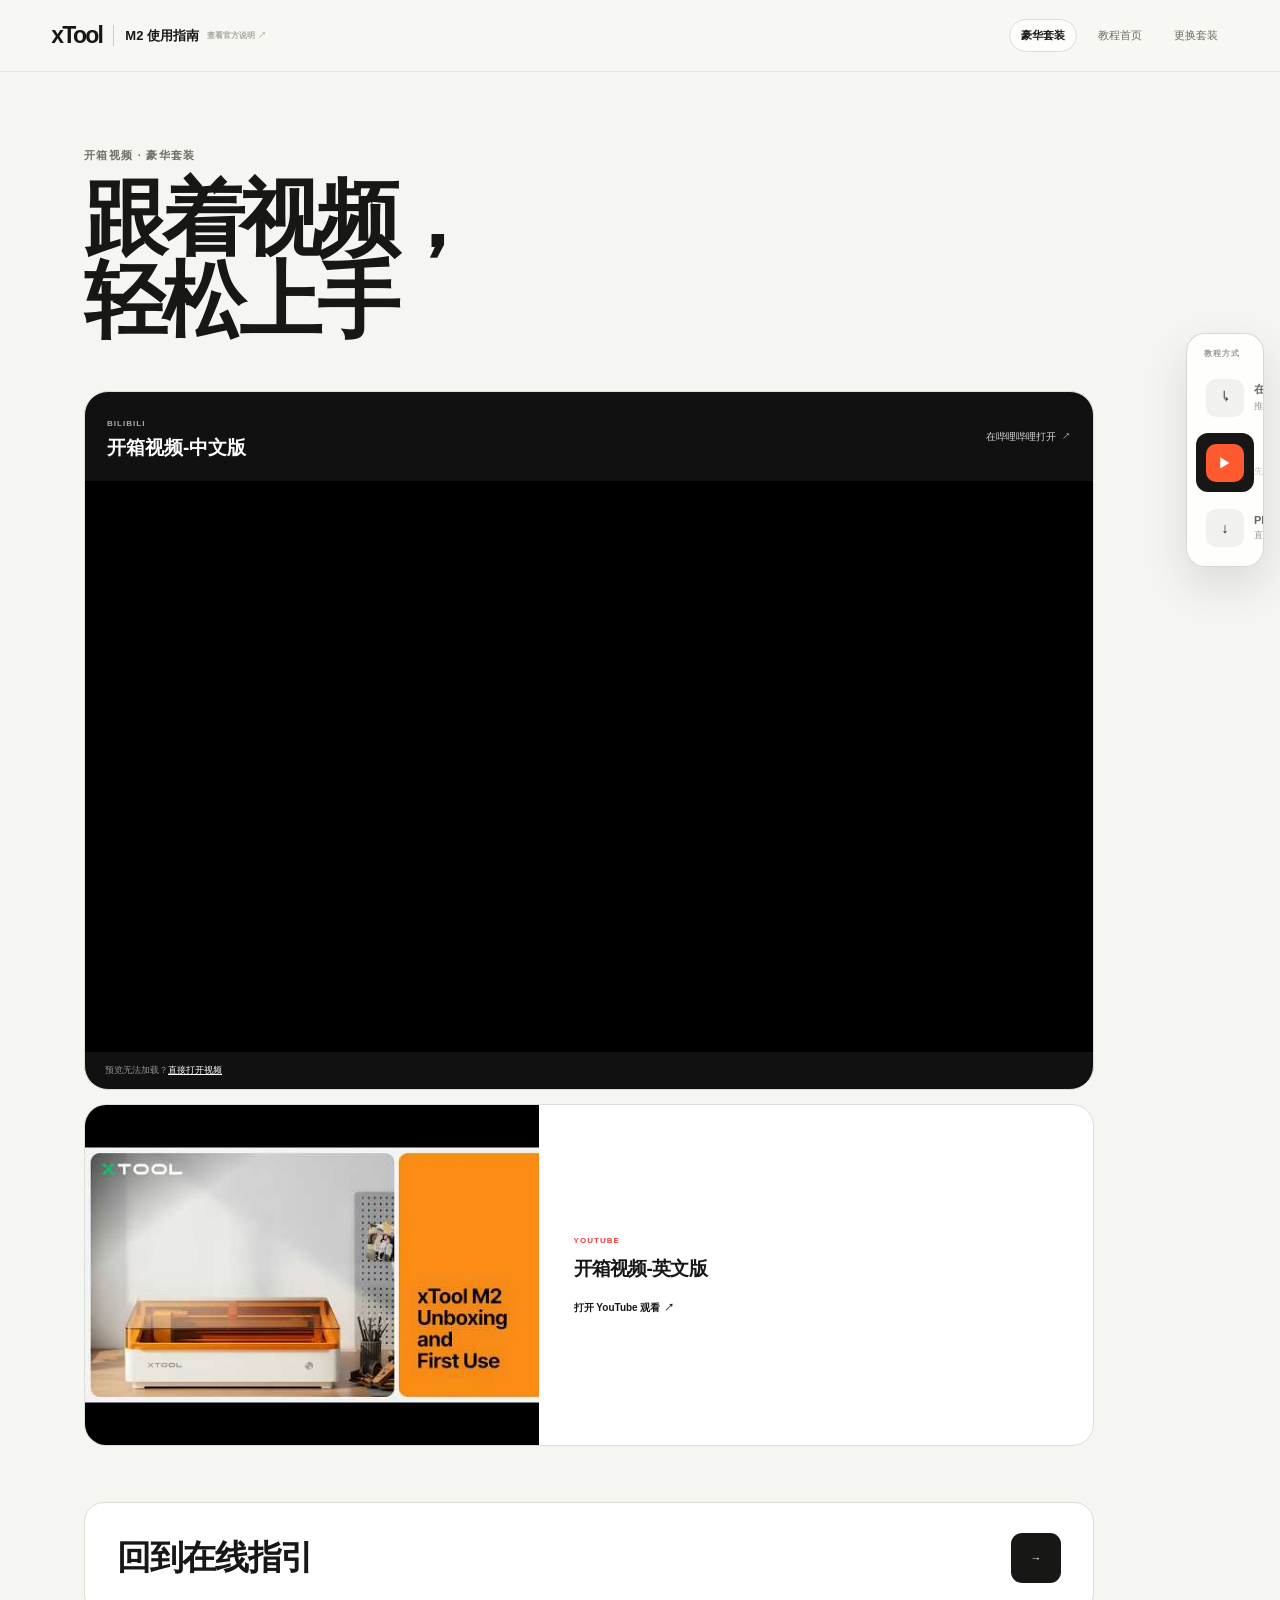
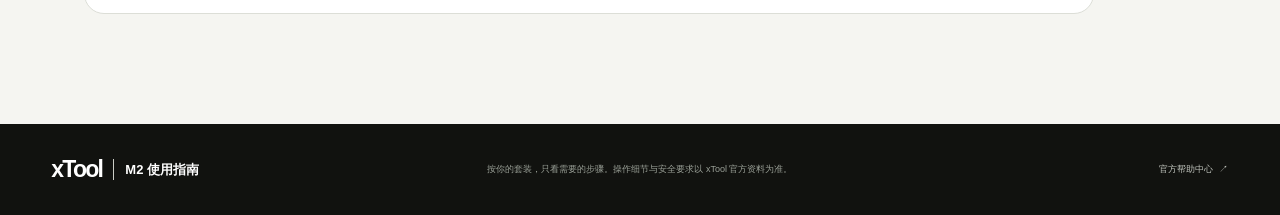
<file: video-deluxe.html>
<!doctype html>
<html lang="zh-CN">
  <head>
    <meta charset="utf-8">
    <meta name="viewport" content="width=device-width, initial-scale=1, viewport-fit=cover">
    <meta name="theme-color" content="#fbfaf7">
    <meta name="description" content="xTool M2 中文交互式快速使用指南">
    <title>xTool M2 交互式使用指南</title>
    <link rel="stylesheet" href="assets/styles.css">
  </head>
  <body data-page="video" data-kit="deluxe">
    <a class="skip-link" href="#main">跳到主要内容</a>
    <div id="site-root"><p class="loading">正在打开指南…</p></div>
    <noscript>
      <style>body{opacity:1}.loading{display:none}.noscript-note{max-width:680px;margin:12vh auto;padding:32px;font:16px/1.7 system-ui,sans-serif}</style>
      <p class="noscript-note">请在浏览器中启用 JavaScript 后再打开本指南。</p>
    </noscript>
    <script src="assets/app.js" defer></script>
  </body>
</html>
</file>
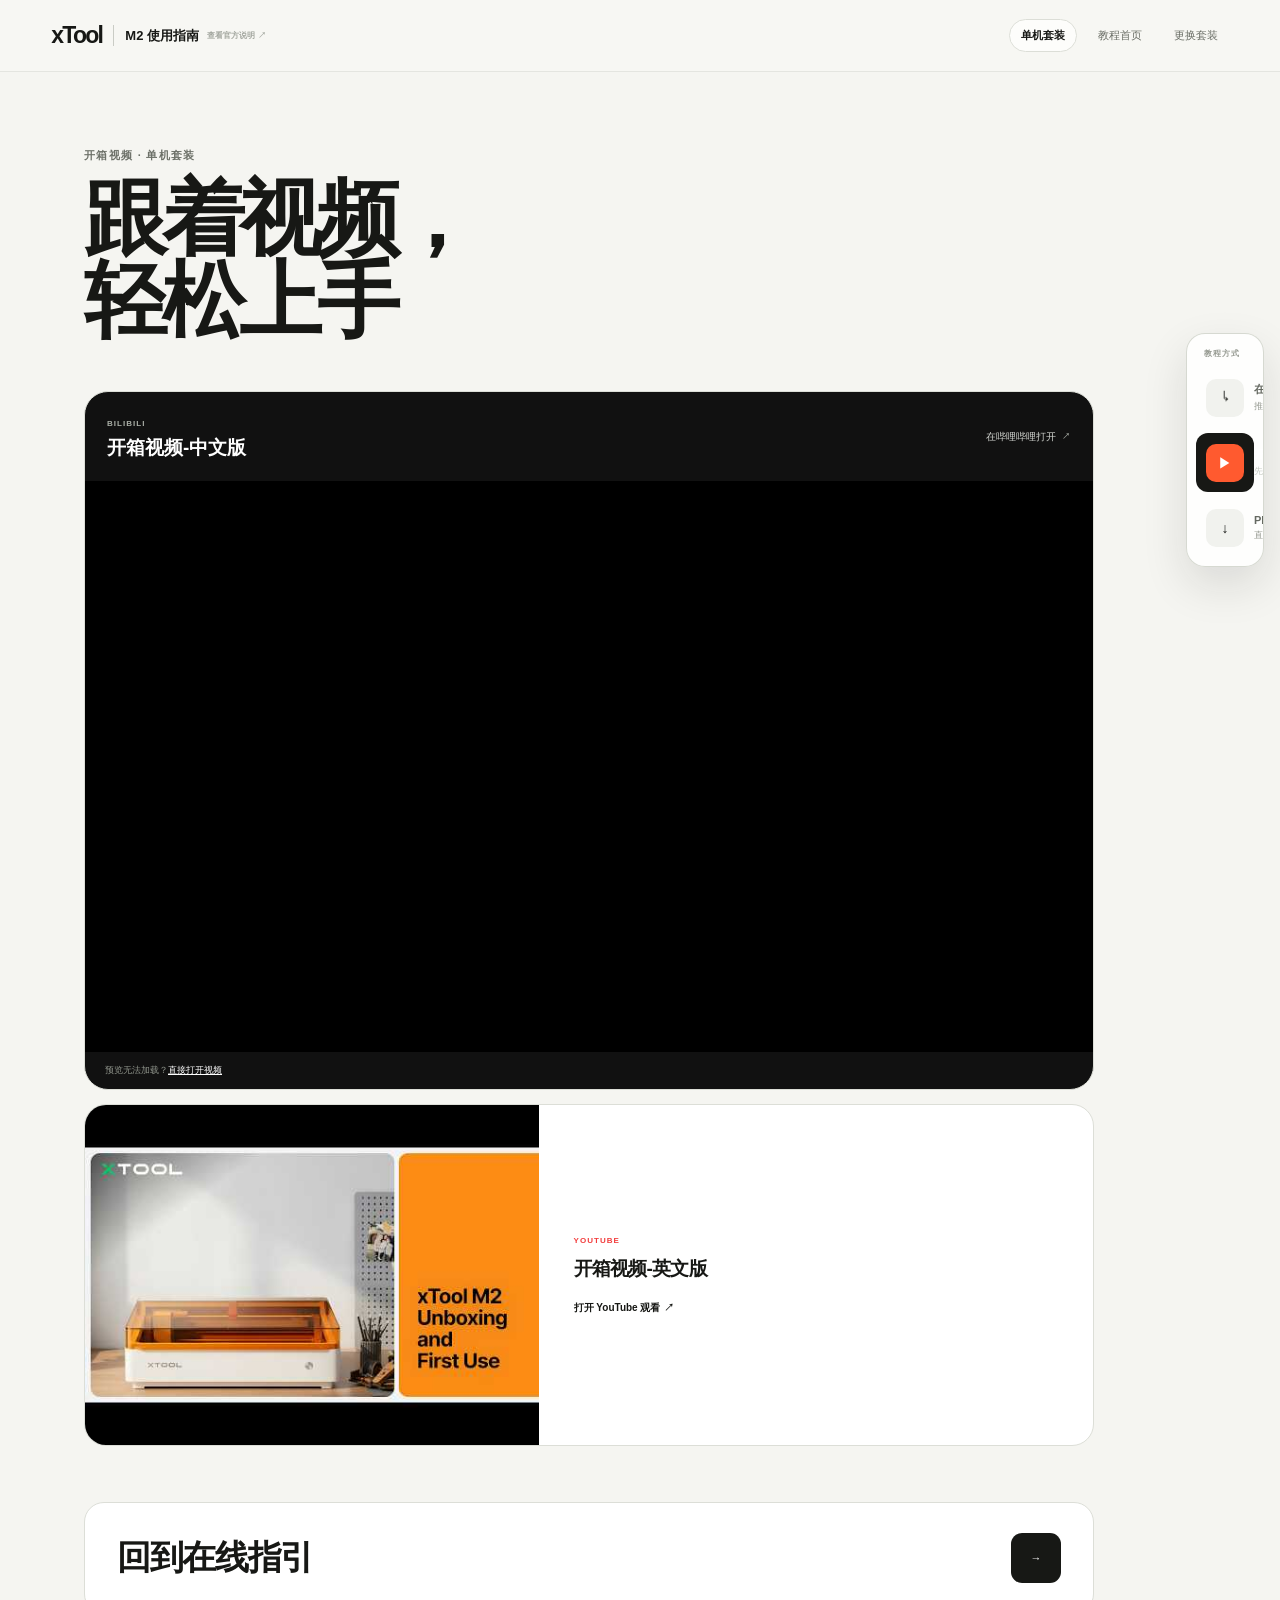
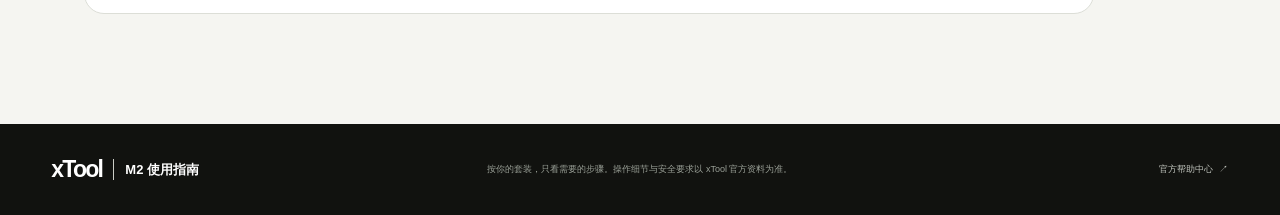
<file: video-single.html>
<!doctype html>
<html lang="zh-CN">
  <head>
    <meta charset="utf-8">
    <meta name="viewport" content="width=device-width, initial-scale=1, viewport-fit=cover">
    <meta name="theme-color" content="#fbfaf7">
    <meta name="description" content="xTool M2 中文交互式快速使用指南">
    <title>xTool M2 交互式使用指南</title>
    <link rel="stylesheet" href="assets/styles.css">
  </head>
  <body data-page="video" data-kit="single">
    <a class="skip-link" href="#main">跳到主要内容</a>
    <div id="site-root"><p class="loading">正在打开指南…</p></div>
    <noscript>
      <style>body{opacity:1}.loading{display:none}.noscript-note{max-width:680px;margin:12vh auto;padding:32px;font:16px/1.7 system-ui,sans-serif}</style>
      <p class="noscript-note">请在浏览器中启用 JavaScript 后再打开本指南。</p>
    </noscript>
    <script src="assets/app.js" defer></script>
  </body>
</html>
</file>
<file: assets/styles.css>
:root {
  --ink: #171815;
  --muted: #686b64;
  --line: #dcded7;
  --paper: #f5f5f1;
  --white: #ffffff;
  --orange: #ff5a2f;
  --orange-soft: #fff0ea;
  --green: #d9f4e6;
  --green-ink: #176444;
  --cyan: #32c7e6;
  --magenta: #ef4e9a;
  --yellow: #f4cb32;
  --shadow: 0 26px 72px rgba(25, 27, 22, 0.11);
  --max: 1380px;
}

* {
  box-sizing: border-box;
}

html {
  scroll-behavior: smooth;
  scroll-padding-top: 96px;
}

body {
  margin: 0;
  background: var(--paper);
  color: var(--ink);
  font-family: Inter, ui-sans-serif, -apple-system, BlinkMacSystemFont, "PingFang SC", "Microsoft YaHei", sans-serif;
  -webkit-font-smoothing: antialiased;
  opacity: 0;
  transition: opacity 0.28s ease;
}

.skip-link {
  position: fixed;
  z-index: 1200;
  top: 12px;
  left: 12px;
  padding: 10px 14px;
  border-radius: 999px;
  background: #171717;
  color: #fff;
  transform: translateY(-160%);
  transition: transform 160ms ease;
}

.skip-link:focus {
  transform: translateY(0);
}

.loading {
  min-height: 100vh;
  display: grid;
  place-items: center;
  color: #6f6b64;
  font-size: 15px;
}

body.is-ready {
  opacity: 1;
}

body.is-leaving {
  opacity: 0;
}

img {
  display: block;
  max-width: 100%;
}

a {
  color: inherit;
}

button,
a {
  -webkit-tap-highlight-color: transparent;
}

a:focus-visible,
summary:focus-visible {
  outline: 3px solid rgba(255, 90, 47, 0.34);
  outline-offset: 4px;
}

.icon {
  display: inline-grid;
  min-width: 1.15em;
  place-items: center;
  font-style: normal;
  line-height: 1;
}

.topbar {
  position: sticky;
  top: 0;
  z-index: 60;
  min-height: 72px;
  padding: 0 max(24px, 4vw);
  display: flex;
  align-items: center;
  justify-content: space-between;
  gap: 24px;
  border-bottom: 1px solid rgba(24, 25, 22, 0.08);
  background: rgba(247, 247, 243, 0.88);
  backdrop-filter: blur(18px);
}

.page-progress {
  position: fixed;
  z-index: 70;
  top: 71px;
  left: 0;
  right: 0;
  height: 2px;
  pointer-events: none;
}

.page-progress span {
  display: block;
  width: 100%;
  height: 100%;
  transform: scaleX(0);
  transform-origin: left;
  background: linear-gradient(90deg, var(--orange), var(--magenta), var(--cyan));
}

.brand {
  display: inline-flex;
  align-items: center;
  gap: 11px;
  color: inherit;
  text-decoration: none;
  font-size: 13px;
  font-weight: 720;
  white-space: nowrap;
}

.brand-wrap {
  min-width: 0;
  display: inline-flex;
  align-items: center;
  gap: 8px;
}

.header-source {
  color: #a2a69e;
  font-size: 8px;
  font-weight: 650;
  text-decoration: none;
  white-space: nowrap;
  transition: color .2s ease;
}

.header-source:hover {
  color: #5d625a;
}

.brand-mark {
  font-size: 23px;
  font-weight: 850;
  letter-spacing: -1.7px;
}

.brand-divider {
  width: 1px;
  height: 21px;
  background: #caccc5;
}

.top-actions {
  display: flex;
  align-items: center;
  gap: 10px;
}

.kit-chip,
.quiet-link {
  padding: 8px 11px;
  border-radius: 999px;
  font-size: 11px;
}

.kit-chip {
  border: 1px solid var(--line);
  background: rgba(255, 255, 255, 0.68);
  font-weight: 750;
}

.quiet-link {
  color: #696d65;
  text-decoration: none;
  transition: color 0.2s ease, background 0.2s ease;
}

.quiet-link:hover {
  color: var(--ink);
  background: #eaeae5;
}

.eyebrow {
  margin: 0 0 15px;
  color: #6c7068;
  font-size: 11px;
  font-weight: 820;
  letter-spacing: 0.12em;
  text-transform: uppercase;
}

.lede {
  color: var(--muted);
  font-size: clamp(15px, 1.45vw, 19px);
  line-height: 1.75;
}

.flow-strip {
  list-style: none;
  margin: 36px 0 0;
  padding: 0;
  display: flex;
  align-items: center;
  gap: 0;
}

.flow-strip li {
  min-width: 145px;
  display: flex;
  align-items: center;
  gap: 10px;
  color: #999d95;
  font-size: 11px;
  font-weight: 720;
}

.flow-strip li:not(:last-child)::after {
  content: "";
  width: 36px;
  height: 1px;
  margin: 0 12px;
  background: #d8dad3;
}

.flow-strip li > span {
  width: 28px;
  height: 28px;
  display: grid;
  place-items: center;
  border: 1px solid #d1d4cc;
  border-radius: 50%;
  background: #f9f9f6;
  font-size: 10px;
}

.flow-strip li.active {
  color: var(--ink);
}

.flow-strip li.active > span {
  border-color: var(--ink);
  background: var(--ink);
  color: #fff;
}

.flow-strip li.done {
  color: var(--green-ink);
}

.flow-strip li.done > span {
  border-color: var(--green-ink);
  background: var(--green);
}

.home-main {
  overflow: hidden;
}

.home-hero {
  min-height: calc(100vh - 72px);
  max-width: var(--max);
  margin: 0 auto;
  padding: clamp(56px, 7vw, 104px) 5vw 72px;
  display: grid;
  grid-template-columns: minmax(0, 0.92fr) minmax(430px, 1.08fr);
  align-items: center;
  gap: clamp(44px, 7vw, 110px);
}

.home-copy h1,
.choose-hero h1,
.guide-intro h1,
.content-hero h1 {
  margin: 0;
  font-size: clamp(54px, 6.2vw, 92px);
  line-height: 0.98;
  letter-spacing: -0.065em;
  font-weight: 720;
}

.home-copy h1 em {
  color: var(--orange);
  font-style: normal;
}

.title-line {
  display: block;
  white-space: nowrap;
}

.home-copy .lede {
  max-width: 520px;
  margin: 26px 0 0;
}

.hero-machine {
  position: relative;
  min-height: 520px;
  overflow: hidden;
  display: grid;
  place-items: center;
  border: 1px solid #d9dbd4;
  border-radius: 34px;
  background:
    linear-gradient(rgba(255,255,255,0.54), rgba(255,255,255,0.72)),
    repeating-linear-gradient(90deg, transparent 0, transparent 59px, rgba(25,26,23,0.04) 60px),
    repeating-linear-gradient(0deg, transparent 0, transparent 59px, rgba(25,26,23,0.04) 60px);
}

.hero-machine::after {
  content: "";
  position: absolute;
  width: 70%;
  height: 28%;
  left: 15%;
  bottom: 12%;
  border-radius: 50%;
  background: rgba(25, 26, 22, 0.12);
  filter: blur(34px);
}

.hero-machine img {
  position: relative;
  z-index: 2;
  width: min(88%, 710px);
  filter: drop-shadow(0 28px 30px rgba(0,0,0,0.12));
  transform: translateY(-6px);
  transition: transform 0.5s cubic-bezier(.2,.8,.2,1);
}

.hero-machine:hover img {
  transform: translateY(-14px) scale(1.012);
}

.cmyk-line {
  position: absolute;
  z-index: 1;
  left: 9%;
  right: 9%;
  top: 11%;
  height: 5px;
  border-radius: 99px;
  background: linear-gradient(90deg, var(--cyan) 0 25%, var(--magenta) 25% 50%, var(--yellow) 50% 75%, #20211e 75%);
}

.kit-section {
  padding: 96px max(24px, 5vw) 112px;
  background: #fff;
}

.section-heading {
  max-width: var(--max);
  margin: 0 auto 38px;
  display: flex;
  align-items: end;
  justify-content: space-between;
  gap: 60px;
}

.section-heading h2 {
  margin: 0;
  font-size: clamp(34px, 4vw, 58px);
  line-height: 1.05;
  letter-spacing: -0.05em;
}

.section-heading > p {
  max-width: 470px;
  margin: 0;
  color: var(--muted);
  font-size: 13px;
  line-height: 1.7;
}

.kit-grid {
  max-width: var(--max);
  margin: 0 auto;
  display: grid;
  grid-template-columns: repeat(3, minmax(0, 1fr));
  gap: 14px;
}

.kit-card {
  min-height: 460px;
  padding: 20px;
  overflow: hidden;
  display: flex;
  flex-direction: column;
  border: 1px solid var(--line);
  border-radius: 23px;
  background: var(--paper);
  color: inherit;
  text-decoration: none;
  transition: transform 0.28s ease, box-shadow 0.28s ease, border-color 0.28s ease;
}

.kit-card:hover {
  transform: translateY(-7px);
  border-color: #b8bbb3;
  box-shadow: var(--shadow);
}

.kit-card-top,
.kit-card-bottom {
  display: flex;
  align-items: center;
  justify-content: space-between;
  gap: 20px;
}

.kit-card-top > span {
  color: #969a92;
  font-size: 10px;
  letter-spacing: 0.13em;
}

.kit-card-top strong {
  font-size: 17px;
}

.kit-visual {
  position: relative;
  min-height: 270px;
  margin: 20px 0;
  overflow: hidden;
  display: grid;
  place-items: center;
  border-radius: 16px;
  background: #fff;
}

.kit-visual::before {
  content: "";
  position: absolute;
  width: 220px;
  height: 220px;
  border-radius: 50%;
  background: var(--green);
  filter: blur(2px);
}

.kit-card[data-kit="color"] .kit-visual::before {
  background: linear-gradient(135deg, rgba(50,199,230,.3), rgba(239,78,154,.28), rgba(244,203,50,.35));
}

.kit-card[data-kit="deluxe"] .kit-visual::before {
  background: #e4e2ff;
}

.kit-visual img {
  position: relative;
  z-index: 2;
  width: 88%;
  max-height: 235px;
  object-fit: contain;
  transition: transform 0.35s ease;
}

.kit-card:hover .kit-visual img {
  transform: scale(1.035);
}

.kit-visual > span {
  position: absolute;
  z-index: 3;
  left: 12px;
  bottom: 12px;
  padding: 7px 9px;
  border-radius: 8px;
  background: rgba(255,255,255,.88);
  backdrop-filter: blur(8px);
  color: #6f736b;
  font-size: 9px;
  font-weight: 720;
}

.kit-card-bottom {
  margin-top: auto;
  align-items: end;
}

.kit-card-bottom p {
  max-width: 220px;
  margin: 0;
  color: var(--muted);
  font-size: 12px;
  line-height: 1.55;
}

.kit-card-bottom > span {
  display: flex;
  align-items: center;
  gap: 8px;
  font-size: 11px;
  font-weight: 800;
  white-space: nowrap;
}

.choose-main {
  max-width: var(--max);
  min-height: calc(100vh - 72px);
  margin: 0 auto;
  padding: 58px 5vw 96px;
}

.choose-hero {
  max-width: 920px;
  margin: 0 auto;
  text-align: center;
}

.choose-hero .flow-strip {
  margin: 0 0 64px;
  justify-content: center;
}

.choose-hero h1 {
  font-size: clamp(48px, 6vw, 82px);
}

.choose-hero .lede {
  max-width: 660px;
  margin: 22px auto 0;
}

.kit-path {
  margin-top: 26px;
  display: flex;
  align-items: center;
  justify-content: center;
  flex-wrap: wrap;
  gap: 8px;
}

.kit-path > span:not(.icon) {
  padding: 8px 11px;
  border: 1px solid var(--line);
  border-radius: 999px;
  background: rgba(255,255,255,.66);
  font-size: 10px;
  font-weight: 720;
}

.kit-path > .icon {
  color: #a2a69e;
  font-size: 12px;
}

.mode-grid {
  margin: 48px auto 0;
  display: grid;
  grid-template-columns: 1.35fr 0.825fr 0.825fr;
  gap: 14px;
}

.mode-card {
  position: relative;
  min-height: 355px;
  padding: 28px;
  overflow: hidden;
  display: flex;
  flex-direction: column;
  border: 1px solid var(--line);
  border-radius: 24px;
  background: #fff;
  color: inherit;
  text-decoration: none;
  transition: transform 0.28s ease, box-shadow 0.28s ease, border-color 0.28s ease;
}

.mode-card::after {
  content: "";
  position: absolute;
  right: -55px;
  bottom: -75px;
  width: 210px;
  height: 210px;
  border-radius: 50%;
  background: #eef0eb;
}

.mode-card.primary {
  background: var(--ink);
  color: #fff;
}

.mode-card.primary::after {
  background: linear-gradient(135deg, var(--orange), #ff9e72);
}

.mode-card:hover {
  transform: translateY(-6px);
  border-color: #b6bab1;
  box-shadow: var(--shadow);
}

.mode-card > * {
  position: relative;
  z-index: 2;
}

.recommend {
  position: absolute;
  top: 22px;
  right: 22px;
  padding: 7px 9px;
  border-radius: 999px;
  background: var(--orange);
  color: #fff;
  font-size: 9px;
  font-weight: 850;
  letter-spacing: 0.08em;
}

.mode-icon {
  width: 45px;
  height: 45px;
  display: grid;
  place-items: center;
  border-radius: 13px;
  background: var(--paper);
  color: var(--ink);
  font-size: 18px;
}

.mode-card.primary .mode-icon {
  background: rgba(255,255,255,.12);
  color: #fff;
}

.mode-card > p {
  margin: 48px 0 10px;
  color: #8c9088;
  font-size: 10px;
  font-weight: 820;
  letter-spacing: 0.08em;
  text-transform: uppercase;
}

.mode-card.primary > p {
  color: #b8bdb5;
}

.mode-card h2 {
  max-width: 420px;
  margin: 0;
  font-size: clamp(25px, 3vw, 42px);
  line-height: 1.08;
  letter-spacing: -0.045em;
}

.mode-card:not(.primary) h2 {
  font-size: clamp(23px, 2.2vw, 31px);
}

.mode-card ul {
  list-style: none;
  margin: 23px 0 0;
  padding: 0;
  display: flex;
  flex-wrap: wrap;
  gap: 7px;
}

.mode-card li {
  padding: 7px 9px;
  border: 1px solid rgba(255,255,255,.16);
  border-radius: 999px;
  color: #c5c9c2;
  font-size: 9px;
}

.mode-cta {
  margin-top: auto;
  display: flex;
  align-items: center;
  gap: 10px;
  font-size: 11px;
  font-weight: 820;
}

.mode-rail {
  position: fixed;
  z-index: 55;
  top: 50%;
  right: 16px;
  width: 78px;
  padding: 9px;
  overflow: hidden;
  display: flex;
  flex-direction: column;
  gap: 6px;
  border: 1px solid rgba(210,213,205,.9);
  border-radius: 19px;
  background: rgba(255,255,255,.86);
  box-shadow: 0 18px 45px rgba(25,27,22,.12);
  backdrop-filter: blur(18px);
  transform: translate(110%, -50%);
  opacity: 0;
  transition: width 0.34s cubic-bezier(.2,.8,.2,1), transform 0.42s cubic-bezier(.2,.8,.2,1), opacity 0.3s ease;
}

body.is-ready .mode-rail {
  transform: translate(0, -50%);
  opacity: 1;
}

.mode-rail:hover,
.mode-rail:focus-within {
  width: 220px;
}

.rail-title {
  padding: 5px 8px 3px;
  color: #959990;
  font-size: 8px;
  font-weight: 800;
  letter-spacing: .11em;
  white-space: nowrap;
}

.rail-item {
  min-height: 59px;
  padding: 9px 10px;
  display: grid;
  grid-template-columns: 38px 140px;
  align-items: center;
  gap: 10px;
  border-radius: 12px;
  color: #656961;
  text-decoration: none;
  transition: background .2s ease, color .2s ease, transform .2s ease;
}

.rail-item:hover {
  background: #f0f1ed;
  transform: translateX(-2px);
}

.rail-item.active {
  background: var(--ink);
  color: #fff;
}

.rail-item > .icon {
  width: 38px;
  height: 38px;
  border-radius: 10px;
  background: #f1f2ee;
  color: var(--ink);
  font-size: 14px;
}

.rail-item.active > .icon {
  background: var(--orange);
  color: #fff;
}

.rail-item > span:not(.icon) {
  display: flex;
  flex-direction: column;
  gap: 3px;
  white-space: nowrap;
}

.rail-item strong {
  font-size: 11px;
}

.rail-item small {
  color: #959990;
  font-size: 9px;
}

.rail-item.active small {
  color: #c5cac2;
}

.guide-page {
  max-width: 1450px;
  margin: 0 auto;
  padding: 54px 120px 110px 28px;
  display: grid;
  grid-template-columns: 238px minmax(0, 1fr);
  gap: 44px;
  align-items: start;
}

.toc-panel {
  position: sticky;
  top: 104px;
  max-height: calc(100vh - 130px);
  overflow: auto;
  padding: 15px;
  border: 1px solid var(--line);
  border-radius: 18px;
  background: rgba(255,255,255,.72);
}

.toc-head {
  padding: 5px 7px 12px;
  display: flex;
  align-items: center;
  justify-content: space-between;
  border-bottom: 1px solid var(--line);
}

.toc-head span {
  font-size: 12px;
  font-weight: 820;
}

.toc-head small {
  color: #989c94;
  font-size: 9px;
}

.toc-panel nav {
  padding-top: 8px;
  display: grid;
  gap: 2px;
}

.toc-panel a,
.mobile-toc nav a {
  padding: 9px 8px;
  display: grid;
  grid-template-columns: 26px 1fr;
  gap: 6px;
  align-items: center;
  border-radius: 9px;
  color: #777b73;
  text-decoration: none;
  font-size: 10px;
  line-height: 1.4;
  transition: color .2s ease, background .2s ease;
}

.toc-panel a > span,
.mobile-toc nav a > span {
  color: #a0a49b;
  font-size: 8px;
}

.toc-panel a:hover,
.toc-panel a.active {
  background: #eceee9;
  color: var(--ink);
}

.toc-panel a.active > span {
  color: var(--orange);
}

.toc-tree {
  display: grid;
  gap: 15px;
}

.toc-section {
  display: grid;
  gap: 5px;
}

.toc-section > h3 {
  margin: 0;
  padding: 7px 8px 5px;
  border-bottom: 1px solid var(--line);
  color: var(--ink);
  font-size: 11px;
  line-height: 1.35;
}

.toc-subsection {
  display: grid;
  gap: 1px;
}

.toc-subsection h4 {
  margin: 4px 0 0;
  padding: 4px 8px 2px 14px;
  color: #989c94;
  font-size: 9px;
  font-weight: 800;
  line-height: 1.35;
}

.toc-subsection a {
  margin-left: 6px;
  padding-top: 7px;
  padding-bottom: 7px;
}

.toc-care-link {
  border-top: 1px solid var(--line);
}

.guide-article {
  min-width: 0;
}

.guide-intro {
  min-height: 560px;
  padding: clamp(40px, 6vw, 78px);
  overflow: hidden;
  display: flex;
  flex-direction: column;
  justify-content: center;
  border-radius: 30px;
  background:
    radial-gradient(circle at 86% 14%, rgba(255,90,47,.18), transparent 26%),
    radial-gradient(circle at 76% 76%, rgba(50,199,230,.13), transparent 25%),
    #fff;
  box-shadow: 0 1px 0 rgba(0,0,0,.02);
}

.guide-intro h1 {
  max-width: 870px;
  font-size: clamp(54px, 6.8vw, 96px);
}

.guide-intro .lede {
  max-width: 690px;
  margin: 24px 0 0;
}

.guide-intro .kit-path {
  justify-content: flex-start;
}

.guide-meta {
  margin-top: 27px;
  display: flex;
  flex-wrap: wrap;
  gap: 8px;
}

.guide-meta span {
  padding: 8px 10px;
  border-radius: 999px;
  background: var(--paper);
  color: #666a62;
  font-size: 10px;
  font-weight: 720;
}

.start-button,
.primary-button,
.secondary-button {
  min-height: 50px;
  padding: 0 18px;
  display: inline-flex;
  align-items: center;
  justify-content: center;
  gap: 12px;
  border-radius: 11px;
  text-decoration: none;
  font-size: 11px;
  font-weight: 820;
}

.start-button {
  width: fit-content;
  margin-top: 31px;
  background: var(--ink);
  color: #fff;
}

.primary-button {
  background: var(--ink);
  color: #fff;
  transition: transform .2s ease, background .2s ease;
}

.primary-button.icon-only {
  width: 50px;
  min-width: 50px;
  padding: 0;
  gap: 0;
}

.primary-button:hover {
  transform: translateY(-2px);
  background: #2b2d28;
}

.secondary-button {
  border: 1px solid var(--line);
  background: #fff;
  color: var(--ink);
}

.safety-banner {
  margin: 18px 0 78px;
  padding: 22px 24px;
  display: grid;
  grid-template-columns: 38px 1fr;
  gap: 15px;
  align-items: start;
  border: 1px solid #ffd8ca;
  border-radius: 16px;
  background: var(--orange-soft);
}

.safety-banner > span {
  width: 34px;
  height: 34px;
  display: grid;
  place-items: center;
  border-radius: 50%;
  background: var(--orange);
  color: #fff;
  font-weight: 850;
}

.safety-banner strong {
  font-size: 12px;
}

.safety-banner p {
  margin: 5px 0 0;
  color: #725c52;
  font-size: 11px;
  line-height: 1.7;
}

.mobile-toc {
  display: none;
}

.chapter-marker {
  margin: 90px 0 24px;
  padding: 0 3px;
  display: flex;
  align-items: end;
  justify-content: space-between;
  gap: 20px;
}

.chapter-marker span {
  color: var(--orange);
  font-size: 10px;
  font-weight: 820;
  letter-spacing: .1em;
}

.chapter-marker h2 {
  margin: 0;
  font-size: clamp(28px, 3vw, 42px);
  letter-spacing: -.045em;
}

.subchapter-marker {
  margin: 40px 0 15px;
  padding: 0 3px;
}

.subchapter-marker h3 {
  margin: 0;
  color: #62675f;
  font-size: clamp(20px, 2.2vw, 29px);
  letter-spacing: -.04em;
}

.guide-step {
  position: relative;
  margin: 0 0 18px;
  padding: clamp(25px, 3.6vw, 48px);
  display: grid;
  grid-template-columns: 1fr;
  gap: clamp(34px, 5vw, 68px);
  align-items: start;
  scroll-margin-top: 100px;
  border: 1px solid var(--line);
  border-radius: 24px;
  background: #fff;
}

.guide-step:nth-of-type(even) .step-copy {
  order: initial;
}

.guide-step:nth-of-type(even) .step-gallery {
  order: initial;
}

.step-number {
  position: absolute;
  top: 20px;
  right: 24px;
  color: #eff0ec;
  font-size: clamp(48px, 5vw, 76px);
  font-weight: 860;
  line-height: 1;
}

.step-copy {
  position: relative;
  z-index: 2;
}

.step-eyebrow {
  margin: 0 0 11px;
  color: var(--orange);
  font-size: 9px;
  font-weight: 850;
  letter-spacing: .12em;
  text-transform: uppercase;
}

.step-copy h2 {
  max-width: 520px;
  margin: 0 0 15px;
  font-size: clamp(27px, 3.1vw, 43px);
  line-height: 1.12;
  letter-spacing: -.045em;
}

.step-body {
  margin: 0;
  color: var(--muted);
  font-size: 13px;
  line-height: 1.8;
  white-space: pre-line;
}

.box-list {
  margin-top: 20px;
  display: flex;
  flex-wrap: wrap;
  gap: 7px;
}

.box-list > span {
  padding: 7px 9px;
  display: inline-flex;
  align-items: center;
  gap: 5px;
  border: 1px solid #dfe6e1;
  border-radius: 999px;
  background: #f7fbf8;
  color: #426052;
  font-size: 9px;
}

.box-list .icon {
  color: var(--green-ink);
}

.check-list {
  list-style: none;
  margin: 22px 0 0;
  padding: 0;
  display: grid;
  gap: 8px;
}

.check-list li {
  display: grid;
  grid-template-columns: 22px 1fr;
  gap: 9px;
  align-items: center;
  color: #555951;
  font-size: 10px;
}

.check-list li > span {
  width: 22px;
  height: 22px;
  display: grid;
  place-items: center;
  border-radius: 50%;
  background: var(--green);
  color: var(--green-ink);
}

.tip {
  margin-top: 23px;
  padding: 14px 15px;
  border-left: 3px solid var(--orange);
  background: var(--orange-soft);
}

.tip strong {
  font-size: 10px;
}

.tip p {
  margin: 4px 0 0;
  color: #775f55;
  font-size: 10px;
  line-height: 1.65;
}

.source-link {
  width: fit-content;
  margin-top: 17px;
  display: inline-flex;
  align-items: center;
  gap: 5px;
  color: #73776f;
  text-decoration: none;
  font-size: 9px;
  font-weight: 720;
}

.source-link:hover {
  color: var(--ink);
  text-decoration: underline;
  text-underline-offset: 3px;
}

.step-gallery {
  min-width: 0;
  display: grid;
  grid-template-columns: 1fr;
  gap: 10px;
}

.step-gallery.cols-2,
.step-gallery.cols-3 {
  grid-template-columns: 1fr;
}

.step-gallery.cols-3 figure:last-child {
  grid-column: auto;
}

.step-followup {
  min-width: 0;
}

.step-followup .step-body {
  margin: 24px 0 12px;
}

.step-gallery figure {
  min-width: 0;
  margin: 0;
}

.image-frame {
  min-height: 230px;
  overflow: hidden;
  display: grid;
  place-items: center;
  border-radius: 15px;
  background: #f1f2ee;
}

.image-zoom {
  display: block;
  cursor: zoom-in;
  text-decoration: none;
}

.image-frame img {
  width: 100%;
  height: auto;
  max-height: none;
  object-fit: contain;
  mix-blend-mode: multiply;
}

.step-gallery figcaption {
  margin-top: 7px;
  color: #858980;
  font-size: 8px;
  line-height: 1.45;
}

.care-section {
  margin-top: 94px;
  padding: clamp(34px, 5vw, 64px);
  border-radius: 28px;
  background: var(--ink);
  color: #fff;
}

.care-section > div:first-child {
  max-width: 680px;
}

.care-section .eyebrow {
  color: #aeb4ab;
}

.care-section h2 {
  margin: 0;
  font-size: clamp(34px, 4.5vw, 60px);
  line-height: 1.06;
  letter-spacing: -.052em;
}

.care-grid {
  margin-top: 38px;
  display: grid;
  grid-template-columns: repeat(2, minmax(0, 1fr));
  gap: 10px;
}

.care-grid article {
  min-height: 185px;
  padding: 22px;
  border: 1px solid #3b3e38;
  border-radius: 16px;
  background: #22241f;
}

.care-grid article > span {
  width: 30px;
  height: 30px;
  display: grid;
  place-items: center;
  border-radius: 50%;
  background: var(--green);
  color: var(--green-ink);
}

.care-grid h3 {
  margin: 23px 0 8px;
  font-size: 14px;
}

.care-grid p {
  margin: 0;
  color: #b6bbb3;
  font-size: 10px;
  line-height: 1.7;
}

.finish-card {
  margin-top: 18px;
  padding: clamp(42px, 6vw, 76px);
  border: 1px solid #cde5d7;
  border-radius: 28px;
  background: linear-gradient(135deg, #effaf4, #fff);
  text-align: center;
}

.finish-check {
  width: 56px;
  height: 56px;
  margin: 0 auto 25px;
  display: grid;
  place-items: center;
  border-radius: 50%;
  background: var(--green-ink);
  color: #fff;
  font-size: 20px;
}

.finish-card h2 {
  margin: 0;
  font-size: clamp(34px, 4.5vw, 58px);
  letter-spacing: -.05em;
}

.finish-card > p:not(.eyebrow) {
  margin: 14px 0 0;
  color: var(--muted);
  font-size: 12px;
}

.finish-card > div {
  margin-top: 28px;
  display: flex;
  justify-content: center;
  gap: 9px;
}

.content-page {
  max-width: 1160px;
  min-height: calc(100vh - 72px);
  margin: 0 auto;
  padding: 76px 126px 110px 24px;
}

.content-hero {
  max-width: 900px;
}

.content-hero h1 {
  font-size: clamp(50px, 6.5vw, 88px);
}

.content-hero .lede {
  max-width: 690px;
  margin: 24px 0 0;
}

.video-block {
  margin-top: 50px;
  overflow: hidden;
  border: 1px solid var(--line);
  border-radius: 24px;
  background: #111;
  color: #fff;
}

.video-label {
  padding: 20px 22px;
  display: flex;
  align-items: center;
  justify-content: space-between;
  gap: 28px;
}

.video-label span,
.youtube-card > div > span {
  color: #a9aea6;
  font-size: 8px;
  font-weight: 850;
  letter-spacing: .13em;
}

.video-label h2 {
  margin: 5px 0 0;
  font-size: 19px;
}

.video-label a {
  display: inline-flex;
  align-items: center;
  gap: 6px;
  color: #d4d7d2;
  text-decoration: none;
  font-size: 10px;
}

.bili-frame {
  aspect-ratio: 16 / 9;
  background: #000;
}

.bili-frame iframe {
  width: 100%;
  height: 100%;
  border: 0;
}

.video-fallback {
  margin: 0;
  padding: 12px 20px;
  color: #8f948b;
  font-size: 9px;
}

.video-fallback a {
  color: #fff;
}

.youtube-card {
  margin-top: 14px;
  min-height: 250px;
  overflow: hidden;
  display: grid;
  grid-template-columns: minmax(300px, .9fr) minmax(320px, 1.1fr);
  align-items: stretch;
  border: 1px solid var(--line);
  border-radius: 22px;
  background: #fff;
  color: inherit;
  text-decoration: none;
  transition: transform .25s ease, box-shadow .25s ease;
}

.youtube-card:hover {
  transform: translateY(-4px);
  box-shadow: var(--shadow);
}

.youtube-card img {
  width: 100%;
  height: 100%;
  object-fit: cover;
}

.youtube-card > div {
  padding: 35px;
  display: flex;
  flex-direction: column;
  justify-content: center;
}

.youtube-card > div > span {
  color: #f23d3d;
}

.youtube-card h2 {
  margin: 13px 0 0;
  font-size: 19px;
  line-height: 1.12;
  letter-spacing: -.04em;
}

.youtube-card p {
  margin: 22px 0 0;
  font-size: 10px;
  font-weight: 750;
}

.next-card {
  margin-top: 56px;
  padding: 30px 32px;
  display: flex;
  align-items: center;
  justify-content: space-between;
  gap: 30px;
  border: 1px solid var(--line);
  border-radius: 20px;
  background: #fff;
}

.next-card h2 {
  margin: 0;
  font-size: clamp(23px, 3vw, 34px);
  letter-spacing: -.04em;
}

.document-list {
  margin-top: 52px;
  display: grid;
  gap: 12px;
}

.document-card {
  position: relative;
  min-height: 280px;
  padding: 32px;
  overflow: hidden;
  display: grid;
  grid-template-columns: 64px minmax(0, 1fr) 125px;
  gap: 25px;
  align-items: center;
  border: 1px solid var(--line);
  border-radius: 22px;
  background: #fff;
}

.doc-index {
  color: #e6e8e2;
  font-size: 42px;
  font-weight: 850;
}

.doc-copy > span {
  color: var(--orange);
  font-size: 9px;
  font-weight: 850;
  letter-spacing: .1em;
}

.doc-copy h2 {
  max-width: 640px;
  margin: 10px 0 9px;
  font-size: clamp(25px, 3vw, 38px);
  line-height: 1.13;
  letter-spacing: -.04em;
}

.doc-copy > p {
  margin: 0;
  color: var(--muted);
  font-size: 11px;
  line-height: 1.6;
}

.doc-actions {
  margin-top: 23px;
  display: flex;
  align-items: center;
  flex-wrap: wrap;
  gap: 15px;
}

.pdf-badge {
  width: 112px;
  height: 142px;
  padding: 18px 13px;
  display: flex;
  flex-direction: column;
  justify-content: flex-end;
  border-radius: 13px;
  background: var(--orange-soft);
  color: var(--orange);
}

.pdf-badge::before {
  content: "";
  position: absolute;
  width: 34px;
  height: 4px;
  border-radius: 99px;
  background: var(--orange);
  transform: translateY(-76px);
}

.pdf-badge strong {
  font-size: 22px;
}

.pdf-badge span {
  margin-top: 4px;
  color: #8b6658;
  font-size: 8px;
}

.footer {
  padding: 32px max(24px, 4vw);
  display: grid;
  grid-template-columns: 1fr 1.3fr 1fr;
  gap: 30px;
  align-items: center;
  background: #11120f;
  color: #9aa097;
}

.footer .brand {
  color: #fff;
}

.footer p {
  margin: 0;
  text-align: center;
  font-size: 9px;
  line-height: 1.7;
}

.footer-links {
  display: flex;
  justify-content: flex-end;
}

.footer-links a {
  display: inline-flex;
  align-items: center;
  gap: 5px;
  color: #c1c5be;
  text-decoration: none;
  font-size: 9px;
}

.reveal {
  opacity: 0;
  transform: translateY(18px);
  transition: opacity .52s ease, transform .52s cubic-bezier(.2,.8,.2,1);
}

.reveal.in-view {
  opacity: 1;
  transform: none;
}

@media (max-width: 1180px) {
  .mode-grid {
    grid-template-columns: 1.2fr .9fr .9fr;
  }

  .guide-page {
    grid-template-columns: 210px minmax(0, 1fr);
    gap: 25px;
  }

  .guide-step {
    grid-template-columns: 1fr;
  }

  .guide-step:nth-of-type(even) .step-copy,
  .guide-step:nth-of-type(even) .step-gallery {
    order: initial;
  }

  .image-frame {
    min-height: 300px;
  }
}

@media (max-width: 900px) {
  .home-hero {
    min-height: auto;
    grid-template-columns: 1fr;
  }

  .hero-machine {
    min-height: 500px;
  }

  .kit-grid {
    grid-template-columns: 1fr;
  }

  .kit-card {
    min-height: 340px;
    display: grid;
    grid-template-columns: 1fr 1.2fr;
    grid-template-rows: auto 1fr;
    gap: 10px 22px;
  }

  .kit-card-top,
  .kit-card-bottom {
    grid-column: 1;
  }

  .kit-visual {
    grid-column: 2;
    grid-row: 1 / 3;
    min-height: 290px;
    margin: 0;
  }

  .mode-grid {
    grid-template-columns: 1fr 1fr;
  }

  .mode-card.primary {
    grid-column: 1 / -1;
  }

  .toc-panel {
    display: none;
  }

  .guide-page {
    padding-left: 20px;
    grid-template-columns: minmax(0, 1fr);
  }

  .mobile-toc {
    position: sticky;
    z-index: 30;
    top: 82px;
    margin: 0 0 32px;
    display: block;
    border: 1px solid var(--line);
    border-radius: 14px;
    background: rgba(255,255,255,.93);
    backdrop-filter: blur(16px);
  }

  .mobile-toc summary {
    padding: 14px 16px;
    display: flex;
    align-items: center;
    gap: 9px;
    cursor: pointer;
    font-size: 11px;
    font-weight: 800;
  }

  .mobile-toc nav {
    max-height: 50vh;
    overflow: auto;
    padding: 0 9px 10px;
    border-top: 1px solid var(--line);
  }

  .content-page {
    padding-right: 105px;
  }
}

@media (max-width: 700px) {
  html {
    scroll-padding-top: 80px;
  }

  body {
    padding-bottom: 72px;
  }

  .topbar {
    min-height: 62px;
    padding: 0 17px;
  }

  .page-progress {
    top: 61px;
  }

  .brand {
    font-size: 11px;
  }

  .brand-mark {
    font-size: 20px;
  }

  .brand-divider,
  .kit-chip,
  .top-actions .quiet-link:first-of-type {
    display: none;
  }

  .quiet-link {
    padding: 8px 4px;
    font-size: 10px;
  }

  .home-hero {
    padding: 43px 18px 55px;
    gap: 36px;
  }

  .home-copy h1,
  .choose-hero h1,
  .guide-intro h1,
  .content-hero h1 {
    font-size: 48px;
  }

  .home-copy h1,
  .guide-intro h1 {
    font-size: clamp(40px, 12vw, 48px);
  }

  .flow-strip {
    width: 100%;
    justify-content: space-between;
  }

  .flow-strip li {
    min-width: 0;
    flex: 1;
    flex-direction: column;
    text-align: center;
  }

  .flow-strip li:not(:last-child)::after {
    position: absolute;
    width: calc(33.333vw - 54px);
    margin: -43px 0 0 33.333vw;
  }

  .hero-machine {
    min-height: 370px;
    border-radius: 24px;
  }

  .kit-section {
    padding: 66px 16px 78px;
  }

  .section-heading {
    margin-bottom: 27px;
    align-items: start;
    flex-direction: column;
    gap: 15px;
  }

  .kit-card {
    min-height: 420px;
    padding: 16px;
    display: flex;
  }

  .kit-visual {
    min-height: 260px;
    margin: 15px 0;
  }

  .choose-main {
    padding: 38px 16px 70px;
  }

  .choose-hero .flow-strip {
    margin-bottom: 50px;
  }

  .kit-path {
    justify-content: flex-start;
  }

  .choose-hero .kit-path {
    justify-content: center;
  }

  .mode-grid {
    margin-top: 36px;
    grid-template-columns: 1fr;
  }

  .mode-card.primary {
    grid-column: auto;
  }

  .mode-card {
    min-height: 275px;
    padding: 23px;
  }

  .mode-card h2,
  .mode-card:not(.primary) h2 {
    font-size: 27px;
  }

  .mode-card > p {
    margin-top: 35px;
  }

  .mode-rail {
    top: auto;
    right: 0;
    bottom: 0;
    left: 0;
    width: 100%;
    padding: 7px max(8px, env(safe-area-inset-left)) calc(7px + env(safe-area-inset-bottom));
    display: grid;
    grid-template-columns: repeat(3, 1fr);
    gap: 5px;
    border-width: 1px 0 0;
    border-radius: 0;
    transform: translateY(110%);
  }

  body.is-ready .mode-rail {
    transform: translateY(0);
  }

  .mode-rail:hover,
  .mode-rail:focus-within {
    width: 100%;
  }

  .rail-title {
    display: none;
  }

  .rail-item {
    min-height: 53px;
    padding: 6px;
    display: flex;
    justify-content: center;
    gap: 6px;
  }

  .rail-item > .icon {
    width: 28px;
    height: 28px;
    font-size: 11px;
  }

  .rail-item > span:not(.icon) {
    width: auto;
  }

  .rail-item strong {
    font-size: 9px;
  }

  .rail-item small {
    display: none;
  }

  .guide-page {
    padding: 27px 15px 78px;
  }

  .guide-intro {
    min-height: 530px;
    padding: 34px 23px;
    border-radius: 22px;
  }

  .guide-intro .kit-path {
    gap: 5px;
  }

  .guide-meta span {
    font-size: 9px;
  }

  .safety-banner {
    margin-bottom: 44px;
  }

  .mobile-toc {
    top: 70px;
  }

  .chapter-marker {
    margin-top: 60px;
  }

  .guide-step {
    padding: 25px 18px 20px;
    gap: 25px;
    border-radius: 18px;
  }

  .step-number {
    top: 16px;
    right: 18px;
    font-size: 48px;
  }

  .step-copy h2 {
    max-width: 82%;
    font-size: 29px;
  }

  .step-body {
    font-size: 12px;
  }

  .step-gallery.cols-2,
  .step-gallery.cols-3 {
    grid-template-columns: 1fr;
  }

  .step-gallery.cols-3 figure:last-child {
    grid-column: auto;
  }

  .image-frame {
    min-height: 230px;
  }

  .care-section {
    margin-top: 65px;
    padding: 32px 20px;
    border-radius: 21px;
  }

  .care-grid {
    grid-template-columns: 1fr;
  }

  .finish-card {
    padding: 43px 20px;
    border-radius: 21px;
  }

  .finish-card > div {
    align-items: stretch;
    flex-direction: column;
  }

  .content-page {
    padding: 50px 16px 82px;
  }

  .video-block {
    margin-top: 38px;
    border-radius: 18px;
  }

  .video-label {
    padding: 16px;
    align-items: start;
    flex-direction: column;
    gap: 12px;
  }

  .video-label h2 {
    font-size: 17px;
  }

  .youtube-card {
    min-height: 0;
    grid-template-columns: 1fr;
  }

  .youtube-card img {
    aspect-ratio: 16 / 9;
  }

  .youtube-card > div {
    padding: 26px 20px;
  }

  .next-card {
    padding: 24px 20px;
    align-items: stretch;
    flex-direction: column;
  }

  .document-card {
    padding: 24px 20px;
    grid-template-columns: 1fr;
  }

  .doc-index {
    position: absolute;
    top: 16px;
    right: 20px;
  }

  .doc-copy h2 {
    padding-right: 38px;
    font-size: 27px;
  }

  .pdf-badge {
    width: 100%;
    height: 78px;
  }

  .pdf-badge::before {
    transform: translateY(-34px);
  }

  .doc-actions {
    align-items: stretch;
    flex-direction: column;
  }

  .doc-actions .source-link {
    margin-top: 2px;
  }

  .footer {
    padding: 28px 18px;
    grid-template-columns: 1fr;
  }

  .footer p {
    text-align: left;
  }

  .footer-links {
    justify-content: flex-start;
  }
}

@media (max-width: 390px) {
  .home-copy h1,
  .choose-hero h1,
  .guide-intro h1,
  .content-hero h1 {
    font-size: 42px;
  }

  .hero-machine {
    min-height: 320px;
  }

  .rail-item > .icon {
    display: none;
  }
}

@media (prefers-reduced-motion: reduce) {
  html {
    scroll-behavior: auto;
  }

  *,
  *::before,
  *::after {
    animation-duration: 0.01ms !important;
    animation-iteration-count: 1 !important;
    transition-duration: 0.01ms !important;
  }

  .reveal {
    opacity: 1;
    transform: none;
  }
}
</file>
